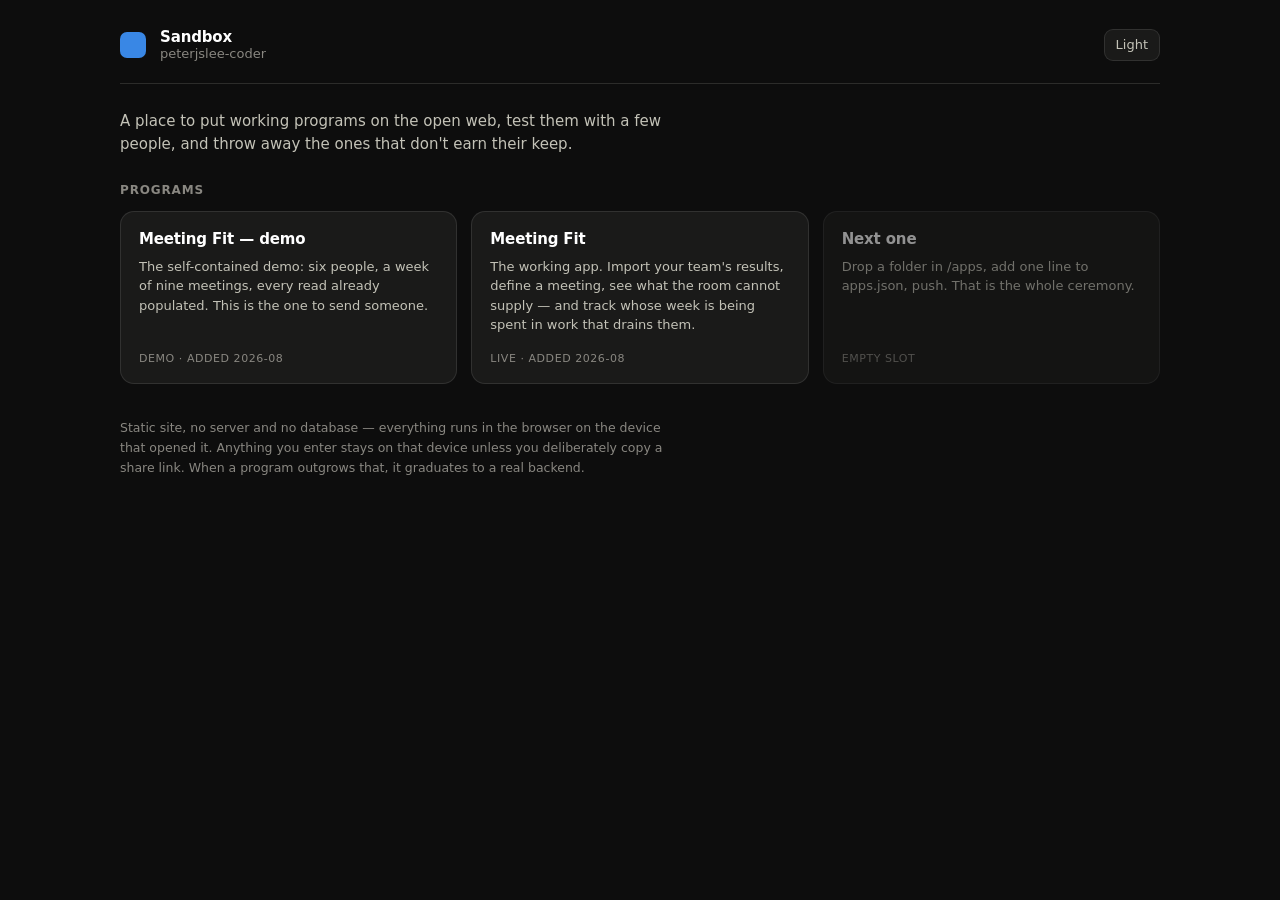
<file: index.html>
<!DOCTYPE html>
<html lang="en">
<head>
<meta charset="utf-8">
<meta name="viewport" content="width=device-width, initial-scale=1, viewport-fit=cover">
<title>Sandbox</title>
<meta name="description" content="A small hosting space for working programs and tests.">
<meta name="theme-color" content="#0d0d0d" media="(prefers-color-scheme: dark)">
<meta name="theme-color" content="#f9f9f7" media="(prefers-color-scheme: light)">
<link rel="manifest" href="./manifest.webmanifest">
<link rel="icon" href="./icons/icon.svg" type="image/svg+xml">
<link rel="apple-touch-icon" href="./icons/icon-192.png">
<link rel="stylesheet" href="./assets/shell.css">
</head>
<body>
<div class="wrap">

  <header class="topbar">
    <div class="mark" aria-hidden="true"></div>
    <div>
      <h1>Sandbox</h1>
      <p class="crumb">peterjslee-coder</p>
    </div>
    <div class="spacer"></div>
    <button class="iconbtn" id="themeToggle" type="button">Dark</button>
  </header>

  <p class="lede" id="tagline"></p>

  <h2 class="section-title">Programs</h2>
  <div class="app-grid" id="appGrid"></div>

  <p class="footnote">
    Static site, no server and no database — everything runs in the browser on the
    device that opened it. Anything you enter stays on that device unless you
    deliberately copy a share link. When a program outgrows that, it graduates to a
    real backend.
  </p>

</div>

<script type="module">
import { initTheme, registerSW, el } from './assets/shell.js';

initTheme();
registerSW('./sw.js');

const grid = document.getElementById('appGrid');

fetch('./apps.json')
  .then((r) => r.json())
  .then((cfg) => {
    document.getElementById('tagline').textContent = cfg.tagline;

    for (const app of cfg.apps) {
      grid.append(el('a', { class: 'app-card', href: app.href || `./apps/${app.slug}/` }, [
        el('div', { class: 'name', text: app.name }),
        el('div', { class: 'desc', text: app.desc }),
        el('div', { class: 'meta', text: `${app.status} · added ${app.added}` }),
      ]));
    }

    grid.append(el('div', { class: 'app-card stub' }, [
      el('div', { class: 'name', text: 'Next one' }),
      el('div', {
        class: 'desc',
        text: 'Drop a folder in /apps, add one line to apps.json, push. That is the whole ceremony.',
      }),
      el('div', { class: 'meta', text: 'empty slot' }),
    ]));
  })
  .catch(() => {
    grid.append(el('div', { class: 'card', text: 'Could not load the program list.' }));
  });
</script>
</body>
</html>
</file>
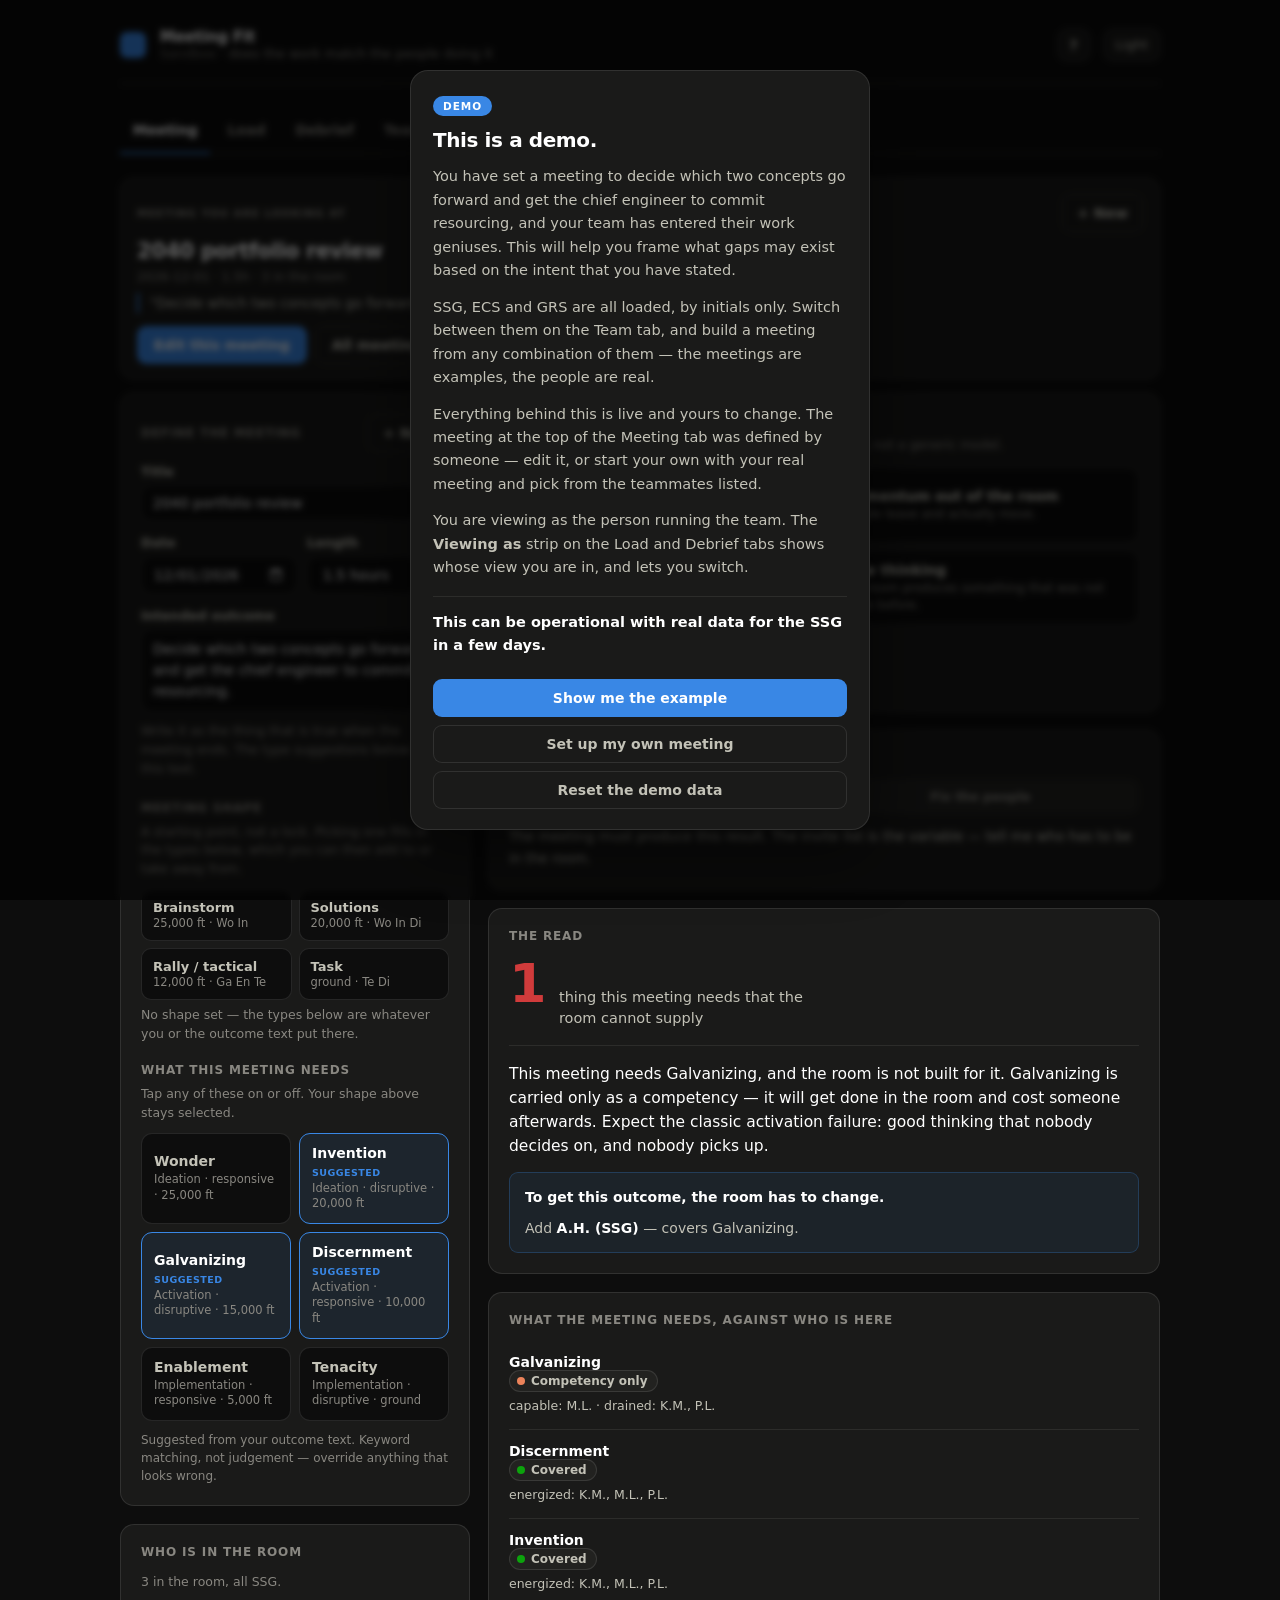
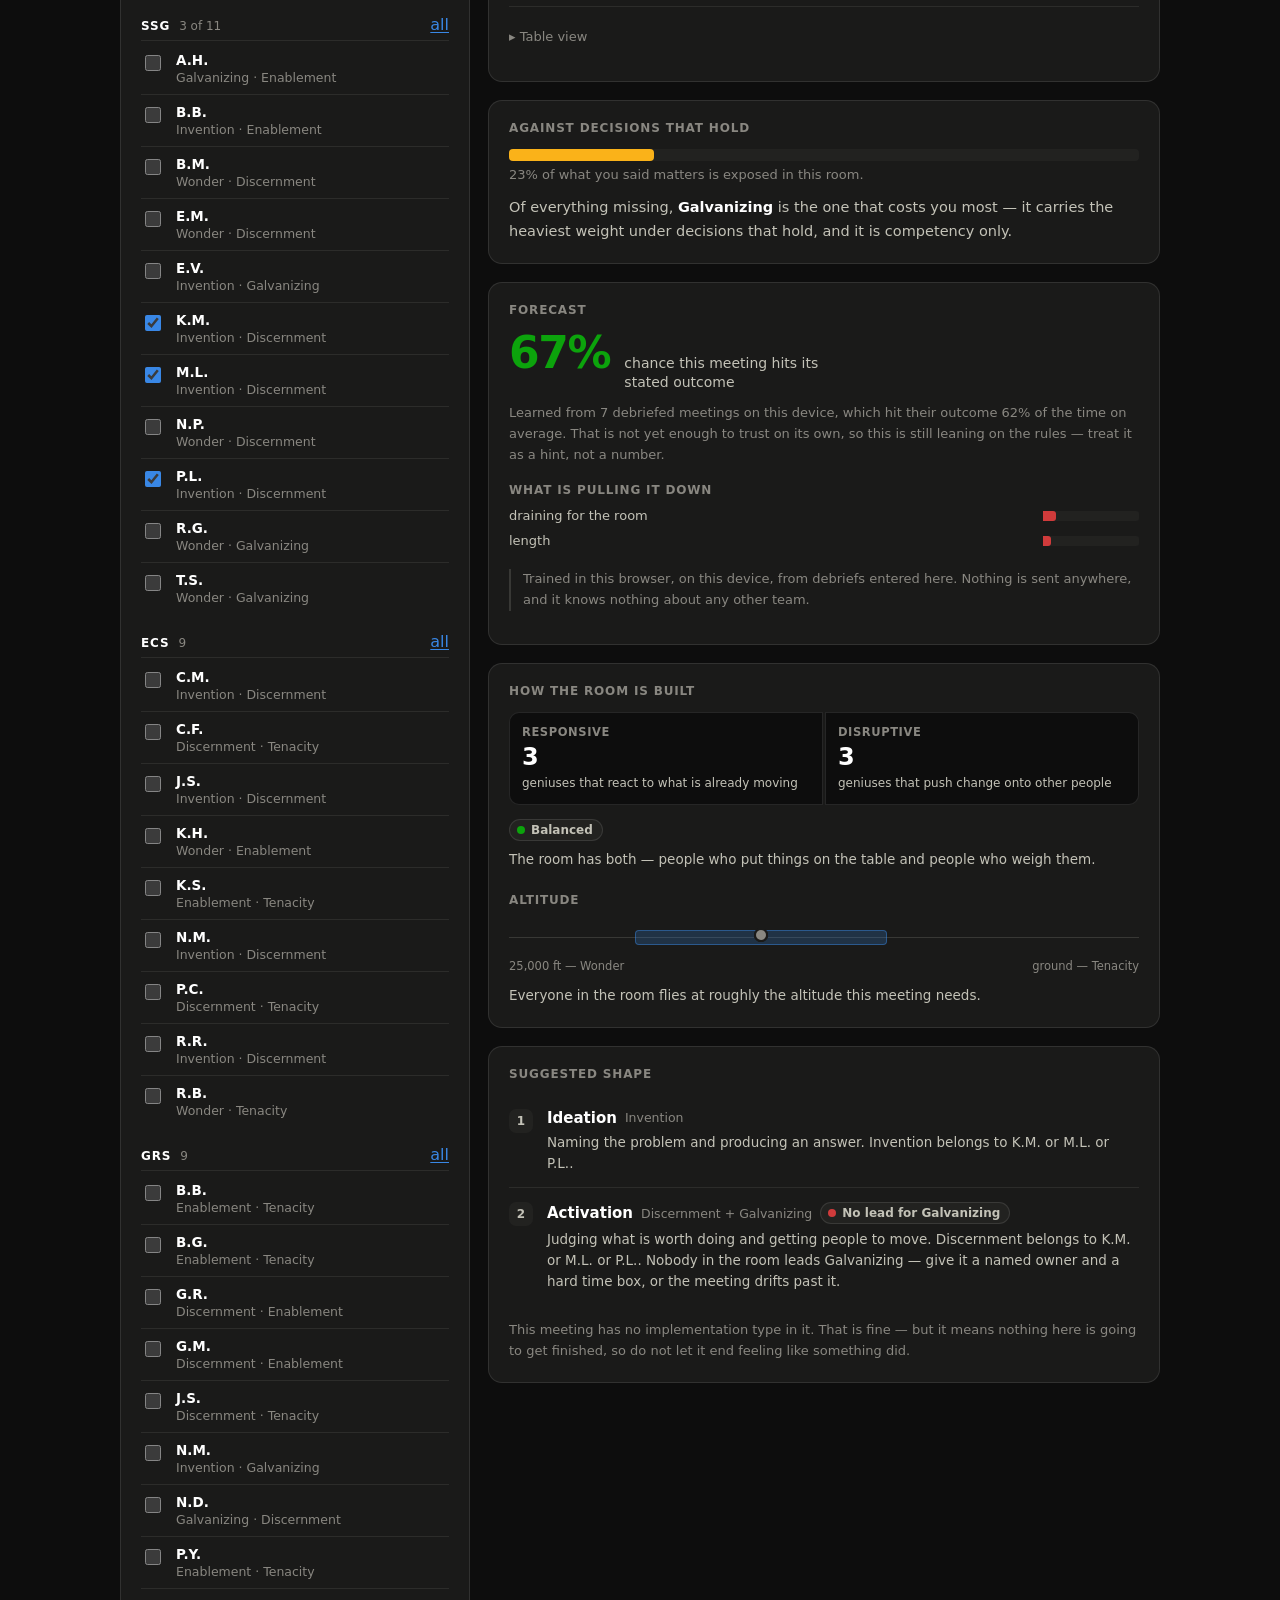
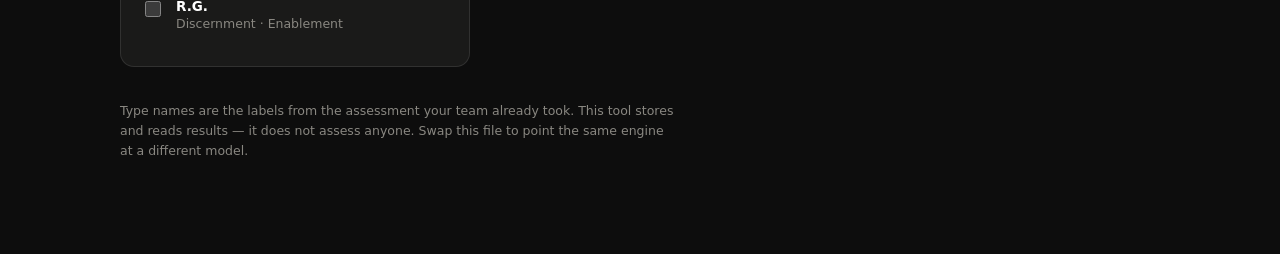
<file: demo/index.html>
<!DOCTYPE html>
<html lang="en">
<head>
<meta charset="utf-8">
<meta name="viewport" content="width=device-width, initial-scale=1, viewport-fit=cover">
<title>Meeting Fit — demo</title>
<meta name="description" content="Check whether a meeting matches the strengths of the people in it — and whether the week is burning anyone out.">
<meta name="theme-color" content="#0d0d0d" media="(prefers-color-scheme: dark)">
<meta name="theme-color" content="#f9f9f7" media="(prefers-color-scheme: light)">
<style>
/* ============================================================
   Sandbox shell — shared tokens + primitives for every mini-app.
   Add an app: reuse these tokens, don't redefine colors locally.
   ============================================================ */

:root {
  color-scheme: light;

  /* planes & ink */
  --plane:            #f9f9f7;
  --surface-1:        #fcfcfb;
  --surface-2:        #f2f1ed;
  --text-primary:     #0b0b0b;
  --text-secondary:   #52514e;
  --text-muted:       #898781;
  --gridline:         #e1e0d9;
  --baseline:         #c3c2b7;
  --border:           rgba(11, 11, 11, 0.10);

  /* categorical slot 1 — the only series hue this app needs */
  --series-1:         #2a78d6;

  /* sequential blue ramp (ordinal-safe steps on light: >= 250) */
  --seq-250:          #86b6ef;
  --seq-400:          #3987e5;
  --seq-500:          #256abf;

  /* diverging: blue <-> red, neutral gray midpoint */
  --div-pos:          #2a78d6;
  --div-mid:          #f0efec;
  --div-neg:          #e34948;
  --div-pos-ink:      #ffffff;
  --div-mid-ink:      #52514e;
  --div-neg-ink:      #ffffff;

  /* status — reserved, never reused as a series color */
  --status-good:      #0ca30c;
  --status-warning:   #fab219;
  --status-serious:   #ec835a;
  --status-critical:  #d03b3b;

  --radius:           14px;
  --radius-sm:        9px;
  --font: system-ui, -apple-system, "Segoe UI", sans-serif;
}

@media (prefers-color-scheme: dark) {
  :root:where(:not([data-theme="light"])) {
    color-scheme: dark;
    --plane:          #0d0d0d;
    --surface-1:      #1a1a19;
    --surface-2:      #222220;
    --text-primary:   #ffffff;
    --text-secondary: #c3c2b7;
    --text-muted:     #898781;
    --gridline:       #2c2c2a;
    --baseline:       #383835;
    --border:         rgba(255, 255, 255, 0.10);
    --series-1:       #3987e5;
    --seq-250:        #184f95;
    --seq-400:        #256abf;
    --seq-500:        #3987e5;
    --div-pos:        #3987e5;
    --div-mid:        #383835;
    --div-neg:        #e66767;
    --div-pos-ink:    #ffffff;
    --div-mid-ink:    #c3c2b7;
    --div-neg-ink:    #1a1a19;
  }
}

:root[data-theme="dark"] {
  color-scheme: dark;
  --plane:            #0d0d0d;
  --surface-1:        #1a1a19;
  --surface-2:        #222220;
  --text-primary:     #ffffff;
  --text-secondary:   #c3c2b7;
  --text-muted:       #898781;
  --gridline:         #2c2c2a;
  --baseline:         #383835;
  --border:           rgba(255, 255, 255, 0.10);
  --series-1:         #3987e5;
  --seq-250:          #184f95;
  --seq-400:          #256abf;
  --seq-500:          #3987e5;
  --div-pos:          #3987e5;
  --div-mid:          #383835;
  --div-neg:          #e66767;
  --div-pos-ink:      #ffffff;
  --div-mid-ink:      #c3c2b7;
  --div-neg-ink:      #1a1a19;
}

* { box-sizing: border-box; }

html, body {
  margin: 0;
  padding: 0;
  background: var(--plane);
  color: var(--text-primary);
  font-family: var(--font);
  -webkit-font-smoothing: antialiased;
  text-size-adjust: 100%;
}

body { min-height: 100dvh; }

a { color: inherit; }

.wrap {
  max-width: 1080px;
  margin: 0 auto;
  padding: 16px 14px calc(56px + env(safe-area-inset-bottom));
}

/* ---------- top bar ---------- */

.topbar {
  display: flex;
  align-items: center;
  gap: 10px;
  padding-bottom: 14px;
  margin-bottom: 18px;
  border-bottom: 1px solid var(--gridline);
}

.topbar > * { min-width: 0; }

.topbar .mark {
  width: 24px; height: 24px; flex: none;
  border-radius: 7px;
  background: var(--series-1);
}

.topbar h1 {
  font-size: 15px;
  font-weight: 600;
  letter-spacing: -0.01em;
  margin: 0;
  overflow: hidden;
  text-overflow: ellipsis;
  white-space: nowrap;
}

.topbar .crumb {
  font-size: 12px;
  color: var(--text-muted);
  margin: 0;
  overflow: hidden;
  text-overflow: ellipsis;
  white-space: nowrap;
  max-width: 46vw;
}

.topbar .spacer { flex: 1; }

.iconbtn {
  appearance: none;
  border: 1px solid var(--border);
  background: var(--surface-1);
  color: var(--text-secondary);
  border-radius: 9px;
  min-height: 40px;
  padding: 0 13px;
  font: inherit;
  font-size: 14px;
  cursor: pointer;
  flex: none;
}
@media (min-width: 900px) { .iconbtn { min-height: 32px; font-size: 13px; padding: 0 11px; } }
.iconbtn:hover { color: var(--text-primary); border-color: var(--baseline); }

/* ---------- generic pieces ---------- */

.card {
  background: var(--surface-1);
  border: 1px solid var(--border);
  border-radius: var(--radius);
  padding: 16px;
}
@media (min-width: 900px) { .card { padding: 20px; } }

.section-title {
  font-size: 12px;
  font-weight: 600;
  letter-spacing: 0.07em;
  text-transform: uppercase;
  color: var(--text-muted);
  margin: 0 0 14px;
}

.lede {
  font-size: 15px;
  line-height: 1.55;
  color: var(--text-secondary);
  margin: 0 0 26px;
  max-width: 62ch;
}

.btn {
  appearance: none;
  border: 1px solid transparent;
  background: var(--series-1);
  color: #fff;
  border-radius: 10px;
  min-height: 44px;
  padding: 0 18px;
  font: inherit;
  font-size: 15px;
  font-weight: 550;
  cursor: pointer;
}
@media (min-width: 900px) { .btn { min-height: 38px; font-size: 14px; padding: 0 16px; border-radius: 9px; } }
.btn:hover { filter: brightness(1.08); }
.btn.ghost {
  background: var(--surface-1);
  color: var(--text-secondary);
  border-color: var(--border);
}
.btn.ghost:hover { color: var(--text-primary); border-color: var(--baseline); filter: none; }
.btn:disabled { opacity: 0.45; cursor: not-allowed; }

/* status chip — color never travels alone; icon + label always ride with it */
.chip {
  display: inline-flex;
  align-items: center;
  gap: 6px;
  font-size: 12px;
  font-weight: 600;
  padding: 3px 9px 3px 7px;
  border-radius: 999px;
  border: 1px solid var(--border);
  background: var(--surface-2);
  color: var(--text-secondary);
  white-space: nowrap;
}
.chip .dot { width: 8px; height: 8px; border-radius: 50%; flex: none; }
.chip.good     .dot { background: var(--status-good); }
.chip.warning  .dot { background: var(--status-warning); }
.chip.serious  .dot { background: var(--status-serious); }
.chip.critical .dot { background: var(--status-critical); }

/* ---------- hub grid ---------- */

.app-grid {
  display: grid;
  grid-template-columns: repeat(auto-fill, minmax(268px, 1fr));
  gap: 14px;
}

.app-card {
  display: flex;
  flex-direction: column;
  gap: 9px;
  text-decoration: none;
  color: inherit;
  background: var(--surface-1);
  border: 1px solid var(--border);
  border-radius: var(--radius);
  padding: 18px;
  transition: border-color 0.14s ease, transform 0.14s ease;
}
.app-card:hover { border-color: var(--series-1); transform: translateY(-1px); }
.app-card.stub { opacity: 0.55; pointer-events: none; }

.app-card .name { font-size: 15px; font-weight: 600; letter-spacing: -0.01em; }
.app-card .desc { font-size: 13px; line-height: 1.5; color: var(--text-secondary); }
.app-card .meta {
  margin-top: auto; padding-top: 8px;
  font-size: 11px; letter-spacing: 0.05em; text-transform: uppercase;
  color: var(--text-muted);
}

.footnote {
  margin-top: 34px;
  font-size: 12.5px;
  line-height: 1.6;
  color: var(--text-muted);
  max-width: 70ch;
}

@media (min-width: 900px) {
  .wrap { padding: 28px 20px 80px; }
  .topbar { gap: 14px; padding-bottom: 22px; margin-bottom: 26px; }
  .topbar .mark { width: 26px; height: 26px; }
  .topbar .crumb { font-size: 13px; max-width: none; }
}

</style>
<style>
/* Meeting Fit — phone first. Desktop is the enhancement, at the bottom.
   Color tokens all come from shell.css. */

/* ---------- tabs: scrollable strip on a phone ---------- */

.tabs {
  display: flex;
  gap: 2px;
  margin-bottom: 18px;
  border-bottom: 1px solid var(--gridline);
  overflow-x: auto;
  scrollbar-width: none;
  -webkit-overflow-scrolling: touch;
  scroll-snap-type: x proximity;
}
.tabs::-webkit-scrollbar { display: none; }
.tab {
  appearance: none;
  background: none;
  border: none;
  border-bottom: 2px solid transparent;
  color: var(--text-muted);
  font: inherit;
  font-size: 15px;
  font-weight: 550;
  padding: 10px 12px 13px;
  cursor: pointer;
  margin-bottom: -1px;
  white-space: nowrap;
  flex: none;
  scroll-snap-align: start;
  min-height: 44px;
}
.tab[aria-selected="true"] { color: var(--text-primary); border-bottom-color: var(--series-1); }
.tab .count {
  display: inline-block; margin-left: 5px; font-size: 11px;
  color: var(--text-muted); background: var(--surface-2);
  border-radius: 999px; padding: 1px 6px;
}

.panel[hidden] { display: none; }

.cols { display: flex; flex-direction: column; gap: 14px; align-items: stretch; }
.stack { display: flex; flex-direction: column; gap: 14px; }
.cols > *, .stack > *, .card { min-width: 0; }
/* on a phone the answer comes first; the form is what you scroll to */
#verdictCol { order: -1; }

/* ---------- form bits ---------- */

label.field { display: block; margin-bottom: 14px; }
label.field > span, .field > span {
  display: block; font-size: 13px; font-weight: 550;
  color: var(--text-secondary); margin-bottom: 6px;
}
label.field > .hint, .hint {
  font-weight: 400; color: var(--text-muted);
  margin: 6px 0 0; font-size: 12.5px; line-height: 1.5;
}

input[type="text"], input[type="date"], textarea, select {
  width: 100%;
  background: var(--plane);
  border: 1px solid var(--border);
  border-radius: 10px;
  color: var(--text-primary);
  font: inherit;
  font-size: 16px;            /* 16px stops iOS zooming the page on focus */
  padding: 11px 12px;
  min-height: 44px;
  resize: vertical;
}
textarea { line-height: 1.5; }
input:focus, textarea:focus, select:focus {
  outline: 2px solid var(--series-1); outline-offset: -1px; border-color: transparent;
}

.row { display: flex; gap: 8px; flex-wrap: wrap; align-items: center; }
.field-row { display: grid; grid-template-columns: 1fr 1fr; gap: 10px; }
.field-row .field { margin-bottom: 14px; }

.card-head { display: flex; align-items: center; justify-content: space-between; gap: 10px; margin-bottom: 12px; }
.btn.sm { height: 36px; padding: 0 14px; font-size: 14px; }

/* ---------- three-way level picker ---------- */

.lvl-row {
  display: grid; grid-template-columns: 1fr auto;
  align-items: center; gap: 10px;
  padding: 9px 0; border-bottom: 1px solid var(--gridline);
}
.lvl-row:last-of-type { border-bottom: none; }
.lvl-row .tname { font-size: 14.5px; font-weight: 550; }
.lvl-row .tphase { font-size: 12px; color: var(--text-muted); margin-top: 1px; }

.seg { display: flex; gap: 2px; background: var(--surface-2); border-radius: 9px; padding: 3px; flex: none; }
.seg button {
  appearance: none; border: none; background: none;
  color: var(--text-muted); font: inherit; font-size: 13px; font-weight: 650;
  width: 40px; height: 38px; border-radius: 7px; cursor: pointer;
}
.seg button[aria-pressed="true"] { background: var(--surface-1); color: var(--text-primary); box-shadow: 0 1px 2px rgba(0,0,0,0.10); }
.seg button[aria-pressed="true"][data-lvl="g"] { box-shadow: inset 0 -2px 0 var(--div-pos), 0 1px 2px rgba(0,0,0,0.10); }
.seg button[aria-pressed="true"][data-lvl="f"] { box-shadow: inset 0 -2px 0 var(--div-neg), 0 1px 2px rgba(0,0,0,0.10); }

.tally { font-size: 13px; color: var(--text-muted); }
.tally.bad { color: var(--status-critical); }

/* ---------- roster ---------- */

.person {
  display: grid; grid-template-columns: 1fr auto; gap: 10px; align-items: center;
  padding: 13px 0; border-bottom: 1px solid var(--gridline);
}
.person:last-child { border-bottom: none; }
.person .pname { font-size: 15px; font-weight: 550; }
.person .pgen { font-size: 13px; color: var(--text-secondary); margin-top: 2px; }
.person .pdel {
  appearance: none; background: none; border: none; color: var(--text-muted);
  cursor: pointer; font: inherit; font-size: 13px; padding: 10px 4px; min-height: 44px;
}

.checkline {
  display: flex; align-items: flex-start; gap: 12px;
  padding: 12px 0; border-bottom: 1px solid var(--gridline);
  cursor: pointer; min-height: 48px;
}
.checkline:last-child { border-bottom: none; }
.checkline input { margin-top: 2px; accent-color: var(--series-1); width: 22px; height: 22px; flex: none; }
.checkline .cl-name { font-size: 15px; font-weight: 550; }
.checkline .cl-sub { font-size: 12.5px; color: var(--text-muted); margin-top: 2px; }

.empty {
  border: 1px dashed var(--baseline); border-radius: var(--radius-sm);
  padding: 18px; font-size: 13.5px; line-height: 1.55;
  color: var(--text-muted); text-align: center;
}

/* ---------- type + archetype pickers ---------- */

.typegrid { display: grid; grid-template-columns: 1fr 1fr; gap: 8px; }
.typechip {
  appearance: none; text-align: left; cursor: pointer; font: inherit;
  border: 1px solid var(--border); background: var(--plane);
  border-radius: 11px; padding: 11px 12px; color: var(--text-secondary);
  min-height: 62px;
}
.typechip[aria-pressed="true"] {
  border-color: var(--series-1);
  background: color-mix(in srgb, var(--series-1) 10%, var(--surface-1));
  color: var(--text-primary);
}
.typechip .tc-name { font-size: 14px; font-weight: 600; display: flex; align-items: center; gap: 6px; flex-wrap: wrap; }
.typechip .tc-phase { font-size: 11.5px; color: var(--text-muted); margin-top: 3px; line-height: 1.35; }
.typechip .tc-sug { font-size: 9.5px; letter-spacing: 0.05em; text-transform: uppercase; color: var(--series-1); font-weight: 700; }

.arch-row { display: grid; grid-template-columns: 1fr 1fr; gap: 7px; }
.arch {
  appearance: none; text-align: left; cursor: pointer; font: inherit;
  border: 1px solid var(--border); background: var(--plane);
  border-radius: 10px; padding: 10px 11px; color: var(--text-secondary); min-height: 48px;
}
.arch[aria-pressed="true"] { border-color: var(--series-1); background: color-mix(in srgb, var(--series-1) 10%, var(--surface-1)); color: var(--text-primary); }
.arch .a-n { font-size: 13px; font-weight: 600; }
.arch .a-a { font-size: 11.5px; color: var(--text-muted); margin-top: 1px; }

/* ---------- verdict ---------- */

.hero { display: flex; align-items: baseline; gap: 14px; flex-wrap: wrap; }
.hero .figure { font-size: 52px; font-weight: 620; line-height: 1; letter-spacing: -0.03em; }
.hero .figure.good { color: var(--status-good); }
.hero .figure.bad { color: var(--status-critical); }
.hero .cap { font-size: 14.5px; color: var(--text-secondary); max-width: 30ch; line-height: 1.45; }

.verdict-line {
  font-size: 16px; line-height: 1.55; margin: 16px 0 0;
  padding-top: 16px; border-top: 1px solid var(--gridline);
}

.cov-row { padding: 13px 0; border-bottom: 1px solid var(--gridline); }
.cov-row:last-child { border-bottom: none; }
.cov-row .cr-head { display: flex; align-items: center; justify-content: space-between; gap: 10px; }
.cov-row .cr-name { font-size: 15px; font-weight: 600; }
.cov-row .cr-who { font-size: 13px; color: var(--text-secondary); margin-top: 5px; line-height: 1.5; }

.fix {
  margin-top: 14px; padding: 13px 15px; border-radius: var(--radius-sm);
  background: color-mix(in srgb, var(--series-1) 8%, var(--surface-1));
  border: 1px solid color-mix(in srgb, var(--series-1) 26%, transparent);
  font-size: 14px; line-height: 1.6; color: var(--text-secondary);
}
.fix strong { color: var(--text-primary); font-weight: 620; }

/* ---------- agenda ---------- */

.agenda { list-style: none; margin: 0; padding: 0; }
.ag-item { display: grid; grid-template-columns: 26px 1fr; gap: 12px; padding: 14px 0; border-bottom: 1px solid var(--gridline); }
.ag-item:last-child { border-bottom: none; }
.ag-item .num {
  width: 24px; height: 24px; border-radius: 7px; background: var(--surface-2);
  color: var(--text-secondary); font-size: 12px; font-weight: 650;
  display: flex; align-items: center; justify-content: center;
}
.ag-item .ag-h { font-size: 15px; font-weight: 600; display: flex; gap: 8px; align-items: center; flex-wrap: wrap; }
.ag-item .ag-b { font-size: 13.5px; color: var(--text-secondary); line-height: 1.55; margin-top: 5px; }

/* ---------- bar chart ---------- */

.bars { display: flex; flex-direction: column; gap: 10px; }
.bar-row { display: grid; grid-template-columns: 88px 1fr 30px; gap: 9px; align-items: center; }
.bar-row .bl { font-size: 12.5px; color: var(--text-secondary); overflow: hidden; text-overflow: ellipsis; white-space: nowrap; }
.bar-track { position: relative; height: 14px; border-radius: 3px; background: var(--surface-2); border-left: 1px solid var(--baseline); }
.bar-fill { height: 14px; background: var(--series-1); border-radius: 0 4px 4px 0; min-width: 2px; }
.bar-fill.zero { background: var(--baseline); width: 3px !important; border-radius: 0 2px 2px 0; }
.bar-row .bv { font-size: 12.5px; color: var(--text-secondary); font-variant-numeric: tabular-nums; text-align: right; }

/* ---------- matrix ---------- */

.matrix-scroll { overflow-x: auto; -webkit-overflow-scrolling: touch; margin: 0 -4px; padding: 0 4px; }
.matrix { display: grid; gap: 2px; min-width: 430px; }
.mx-head, .mx-cell, .mx-name { border-radius: 6px; padding: 9px 5px; font-size: 12px; text-align: center; }
.mx-head { color: var(--text-muted); font-weight: 600; }
.mx-name { text-align: left; font-size: 13px; font-weight: 550; padding-left: 2px; }
.mx-cell { font-weight: 650; color: var(--text-primary); background: var(--surface-2); }
.mx-cell[data-lvl="g"] { background: color-mix(in srgb, var(--div-pos) 22%, var(--surface-1)); }
.mx-cell[data-lvl="c"] { background: var(--surface-2); color: var(--text-muted); }
.mx-cell[data-lvl="f"] { background: color-mix(in srgb, var(--div-neg) 22%, var(--surface-1)); }

.legend { display: flex; gap: 14px; flex-wrap: wrap; margin-top: 14px; }
.legend .lg { display: flex; align-items: center; gap: 7px; font-size: 12.5px; color: var(--text-secondary); }
.legend .sw { width: 13px; height: 13px; border-radius: 4px; border: 1px solid var(--border); }
.legend .sw.g { background: color-mix(in srgb, var(--div-pos) 22%, var(--surface-1)); }
.legend .sw.c { background: var(--surface-2); }
.legend .sw.f { background: color-mix(in srgb, var(--div-neg) 22%, var(--surface-1)); }

/* ---------- table view ---------- */

table.data { width: 100%; border-collapse: collapse; font-size: 13px; margin-top: 12px; }
table.data th, table.data td { text-align: left; padding: 9px 8px; border-bottom: 1px solid var(--gridline); font-variant-numeric: tabular-nums; }
table.data th { font-size: 11px; text-transform: uppercase; letter-spacing: 0.05em; color: var(--text-muted); font-weight: 600; }
details.tableview { min-width: 0; }
.tv-scroll { overflow-x: auto; -webkit-overflow-scrolling: touch; max-width: 100%; }
.tv-scroll table.data { min-width: 100%; }
details.tableview summary { cursor: pointer; font-size: 13px; color: var(--text-muted); margin-top: 14px; list-style: none; padding: 8px 0; min-height: 40px; }
details.tableview summary::-webkit-details-marker { display: none; }
details.tableview summary::before { content: '▸ '; }
details.tableview[open] summary::before { content: '▾ '; }

/* ---------- misc ---------- */

.code-out {
  font-family: ui-monospace, SFMono-Regular, Menlo, monospace;
  font-size: 12.5px; word-break: break-all;
  background: var(--plane); border: 1px solid var(--border);
  border-radius: 10px; padding: 12px; color: var(--text-secondary); line-height: 1.55;
}

.toast {
  position: fixed; left: 12px; right: 12px; bottom: calc(16px + env(safe-area-inset-bottom));
  background: var(--text-primary); color: var(--plane);
  font-size: 14px; font-weight: 550; text-align: center;
  padding: 12px 16px; border-radius: 12px;
  opacity: 0; transform: translateY(8px); pointer-events: none;
  transition: opacity 0.16s ease, transform 0.16s ease; z-index: 50;
}
.toast.on { opacity: 1; transform: translateY(0); }

.meeting-item {
  display: grid; grid-template-columns: 1fr auto; gap: 10px; align-items: center;
  padding: 13px 0; border-bottom: 1px solid var(--gridline); cursor: pointer; min-height: 56px;
}
.meeting-item:last-child { border-bottom: none; }
.meeting-item.sel { background: color-mix(in srgb, var(--series-1) 9%, transparent); border-radius: 9px; padding-left: 10px; padding-right: 10px; margin: 0 -10px; }
.meeting-item .mi-t { font-size: 14.5px; font-weight: 550; }
.meeting-item .mi-s { font-size: 12.5px; color: var(--text-muted); margin-top: 3px; }

.viewas { display: flex; align-items: center; gap: 6px; font-size: 12.5px; color: var(--text-muted); }
.viewas span { display: none; }
.viewas select { width: auto; max-width: 44vw; font-size: 14px; padding: 8px 9px; min-height: 40px; border-radius: 9px; background: var(--surface-1); }

/* ---------- faces ---------- */

.face { width: 32px; height: 32px; flex: none; display: block; }
.face.lg { width: 54px; height: 54px; }
.face .stroke { fill: none; stroke-width: 7; stroke-linecap: round; }
.face .ring { fill: none; stroke-width: 7; }
.face .eye { fill: currentColor; }
.face.good     { color: var(--status-good); }
.face.neutral  { color: var(--text-muted); }
.face.warning  { color: var(--status-warning); }
.face.critical { color: var(--status-critical); }
.face.good     .ring, .face.good     .stroke { stroke: var(--status-good); }
.face.neutral  .ring, .face.neutral  .stroke { stroke: var(--text-muted); }
.face.warning  .ring, .face.warning  .stroke { stroke: var(--status-warning); }
.face.critical .ring, .face.critical .stroke { stroke: var(--status-critical); }

.face-hero { display: flex; align-items: center; gap: 14px; flex-wrap: wrap; }
.face-hero .fh-lab { font-size: 15px; font-weight: 620; }
.face-hero .fh-sub { font-size: 13.5px; color: var(--text-secondary); line-height: 1.5; margin-top: 3px; }
.face-hero .fh-num { font-size: 40px; font-weight: 620; line-height: 1; letter-spacing: -0.03em; }
.face-hero .fh-right { width: 100%; display: flex; align-items: baseline; gap: 10px; padding-top: 4px; }

/* ---------- week strip ---------- */

.week { display: grid; grid-template-columns: repeat(5, 1fr); gap: 5px; }
.day { border: 1px solid var(--border); border-radius: 10px; background: var(--plane); padding: 10px 4px; text-align: center; }
.day.today { border-color: var(--series-1); }
.day .d-n { font-size: 11px; font-weight: 650; letter-spacing: 0.04em; text-transform: uppercase; color: var(--text-muted); }
.day .d-f { display: flex; justify-content: center; margin: 8px 0 6px; }
.day .d-v { font-size: 12px; color: var(--text-secondary); font-variant-numeric: tabular-nums; }
.day .d-m { font-size: 10.5px; color: var(--text-muted); margin-top: 2px; }

/* ---------- mix bar ---------- */

.mix { display: flex; gap: 2px; height: 16px; margin: 4px 0 0; width: 100%; }
.mix .seg { height: 16px; flex: 0 1 auto; min-width: 2px; }
.mix .seg:first-child { border-radius: 4px 0 0 4px; }
.mix .seg:last-child { border-radius: 0 4px 4px 0; }
.mix .seg.only { border-radius: 4px; }
.mix .seg.g { background: var(--div-pos); }
.mix .seg.c { background: var(--baseline); }
.mix .seg.f { background: var(--div-neg); }

.load-row { display: grid; grid-template-columns: 1fr auto; gap: 10px; align-items: center; padding: 12px 0; border-bottom: 1px solid var(--gridline); }
.load-row:last-child { border-bottom: none; }
.load-row .lr-t { font-size: 14px; font-weight: 550; }
.load-row .lr-s { font-size: 12px; color: var(--text-muted); margin-top: 3px; line-height: 1.4; }
.load-row .lr-v { font-size: 12.5px; color: var(--text-secondary); font-variant-numeric: tabular-nums; text-align: right; }

.privacy {
  font-size: 13px; line-height: 1.6; color: var(--text-muted);
  border-left: 2px solid var(--baseline); padding-left: 12px; margin-top: 16px;
}

/* ---------- composition ---------- */

.split { display: grid; grid-template-columns: 1fr 1fr; gap: 2px; margin: 10px 0 14px; }
.split .sp { padding: 12px; background: var(--plane); border: 1px solid var(--border); }
.split .sp:first-child { border-radius: 10px 0 0 10px; }
.split .sp:last-child { border-radius: 0 10px 10px 0; }
.split .sp-n { font-size: 11.5px; font-weight: 650; color: var(--text-muted); text-transform: uppercase; letter-spacing: 0.05em; }
.split .sp-v { font-size: 24px; font-weight: 620; margin-top: 4px; }
.split .sp-w { font-size: 12px; color: var(--text-secondary); margin-top: 4px; line-height: 1.45; }

.alt-scale { position: relative; height: 30px; margin: 16px 0 6px; }
.alt-scale .rule { position: absolute; left: 0; right: 0; top: 14px; height: 1px; background: var(--baseline); }
.alt-scale .band { position: absolute; top: 7px; height: 15px; border-radius: 4px; background: color-mix(in srgb, var(--series-1) 22%, transparent); border: 1px solid color-mix(in srgb, var(--series-1) 45%, transparent); }
.alt-scale .pin { position: absolute; top: 7px; width: 10px; height: 10px; border-radius: 50%; transform: translateX(-5px); box-shadow: 0 0 0 2px var(--surface-1); }
.alt-scale .pin.ok { background: var(--text-muted); }
.alt-scale .pin.off { background: var(--status-warning); }
.alt-ends { display: flex; justify-content: space-between; font-size: 11.5px; color: var(--text-muted); gap: 10px; }

/* ---------- debrief ---------- */

.seg-wide { display: flex; gap: 2px; background: var(--surface-2); border-radius: 10px; padding: 3px; }
.seg-wide button {
  appearance: none; border: none; background: none; cursor: pointer; font: inherit;
  font-size: 13.5px; font-weight: 600; color: var(--text-muted);
  padding: 11px 8px; border-radius: 8px; flex: 1; min-height: 44px;
}
.seg-wide button[aria-pressed="true"] { background: var(--surface-1); color: var(--text-primary); box-shadow: 0 1px 2px rgba(0,0,0,0.10); }
.seg-wide button[aria-pressed="true"][data-st="good"] { box-shadow: inset 0 -2px 0 var(--status-good), 0 1px 2px rgba(0,0,0,0.10); }
.seg-wide button[aria-pressed="true"][data-st="warning"] { box-shadow: inset 0 -2px 0 var(--status-warning), 0 1px 2px rgba(0,0,0,0.10); }
.seg-wide button[aria-pressed="true"][data-st="critical"] { box-shadow: inset 0 -2px 0 var(--status-critical), 0 1px 2px rgba(0,0,0,0.10); }

.obs-tags { display: flex; gap: 6px; flex-wrap: wrap; }
.obs-tag {
  appearance: none; cursor: pointer; font: inherit; font-size: 13px;
  border: 1px solid var(--border); background: var(--plane); color: var(--text-muted);
  border-radius: 999px; padding: 9px 13px; min-height: 40px;
}
.obs-tag[aria-pressed="true"] { background: color-mix(in srgb, var(--series-1) 14%, var(--surface-1)); border-color: var(--series-1); color: var(--text-primary); }

/* ---------- import ---------- */

.imp-row {
  display: grid; grid-template-columns: auto 1fr auto; gap: 10px; align-items: center;
  padding: 11px 0; border-bottom: 1px solid var(--gridline);
}
.imp-row:last-of-type { border-bottom: none; }
.imp-row input[type="checkbox"] { width: 22px; height: 22px; accent-color: var(--series-1); }
.imp-row .ir-n { font-size: 14.5px; font-weight: 550; }
.imp-row .ir-s { font-size: 12.5px; color: var(--text-secondary); margin-top: 2px; line-height: 1.45; }
.imp-row.bad .ir-n { color: var(--status-critical); }

.fmt {
  font-family: ui-monospace, SFMono-Regular, Menlo, monospace;
  font-size: 11.5px; line-height: 1.7; color: var(--text-muted);
  background: var(--plane); border: 1px solid var(--border);
  border-radius: 10px; padding: 11px 12px; overflow-x: auto; white-space: pre;
}

/* ============================================================
   Desktop enhancement
   ============================================================ */

@media (min-width: 900px) {
  .tabs { gap: 4px; margin-bottom: 24px; overflow-x: visible; }
  .tab { font-size: 14px; padding: 9px 13px 11px; }

  .cols { display: grid; grid-template-columns: 350px 1fr; gap: 18px; align-items: start; }
  #verdictCol { order: 0; }
  .stack { gap: 18px; }

  input[type="text"], input[type="date"], textarea, select { font-size: 14px; padding: 9px 11px; min-height: 0; }
  .viewas span { display: inline; }
  .viewas select { max-width: none; }

  .typegrid { grid-template-columns: repeat(auto-fit, minmax(150px, 1fr)); }
  .typechip { min-height: 0; }
  .arch-row { grid-template-columns: repeat(auto-fit, minmax(118px, 1fr)); }
  .arch { min-height: 0; }

  .seg button { width: 30px; height: 28px; font-size: 12px; }
  .checkline { min-height: 0; padding: 9px 0; }
  .checkline input { width: 16px; height: 16px; margin-top: 3px; }
  .checkline .cl-name { font-size: 13.5px; }

  .cov-row { display: grid; grid-template-columns: 1fr auto; gap: 12px; align-items: center; }
  .cov-row .cr-head { display: block; }
  .cov-row .cr-name { font-size: 14px; }
  .cov-row .cr-who { font-size: 12.5px; }

  .hero .figure { font-size: 54px; }
  .verdict-line { font-size: 15.5px; }
  .week { gap: 8px; }
  .day { padding: 12px 10px; }
  .face-hero { gap: 18px; flex-wrap: nowrap; }
  .face-hero .fh-right { width: auto; margin-left: auto; text-align: right; display: block; padding-top: 0; }
  .face-hero .fh-num { font-size: 46px; }

  .bar-row { grid-template-columns: 104px 1fr 26px; }
  .matrix { min-width: 520px; }
  .toast { left: 50%; right: auto; transform: translateX(-50%) translateY(8px); bottom: 24px; }
  .toast.on { transform: translateX(-50%) translateY(0); }
  .person .pdel { min-height: 0; padding: 0; }
  .obs-tag { font-size: 11.5px; padding: 4px 10px; min-height: 0; }
  .seg-wide button { font-size: 12.5px; padding: 7px 12px; min-height: 0; }
}

/* ---------- who am I viewing as ---------- */

.whobar {
  display: flex; align-items: center; gap: 12px;
  background: color-mix(in srgb, var(--series-1) 10%, var(--surface-1));
  border: 1px solid color-mix(in srgb, var(--series-1) 32%, transparent);
  border-radius: var(--radius);
  padding: 12px 14px;
  margin-bottom: 14px;
}
.whobar .avatar {
  width: 40px; height: 40px; flex: none; border-radius: 50%;
  background: var(--series-1); color: #fff;
  display: flex; align-items: center; justify-content: center;
  font-size: 17px; font-weight: 650;
}
.whobar .wb-t { min-width: 0; flex: 1; }
.whobar .wb-l {
  font-size: 10.5px; font-weight: 700; letter-spacing: 0.09em;
  text-transform: uppercase; color: var(--text-muted);
}
.whobar .wb-n {
  font-size: 17px; font-weight: 650; letter-spacing: -0.015em;
  display: flex; align-items: baseline; gap: 8px; flex-wrap: wrap; margin-top: 1px;
}
.whobar .wb-role {
  font-size: 11px; font-weight: 600; letter-spacing: 0.04em; text-transform: uppercase;
  color: var(--series-1);
}
.whobar .wb-note { font-size: 12px; color: var(--text-secondary); margin-top: 4px; line-height: 1.45; }
.whobar .wb-sel { position: relative; flex: none; }
.whobar .wb-swap {
  position: absolute; inset: 0; display: flex; align-items: center; justify-content: center;
  pointer-events: none; font-size: 14px; font-weight: 600; color: var(--text-primary);
  border: 1px solid var(--baseline); border-radius: 10px; background: var(--surface-1);
}
.whobar .wb-sel select {
  width: 96px; min-height: 42px; opacity: 0; cursor: pointer;
}

/* ---------- team page: grid first, import last ---------- */

@media (min-width: 900px) {
  .cols.rev { grid-template-columns: 1fr 350px; }
}

/* ---------- demo modal ---------- */

.modal-scrim {
  position: fixed; inset: 0; z-index: 100;
  background: rgba(0, 0, 0, 0.62);
  -webkit-backdrop-filter: blur(3px); backdrop-filter: blur(3px);
  display: flex; align-items: center; justify-content: center;
  padding: 18px calc(18px + env(safe-area-inset-right)) calc(18px + env(safe-area-inset-bottom)) calc(18px + env(safe-area-inset-left));
  opacity: 1; transition: opacity 0.18s ease;
}
.modal-scrim[hidden] { display: none; }
.modal-scrim.closing { opacity: 0; }
.modal {
  background: var(--surface-1);
  border: 1px solid var(--border);
  border-radius: 18px;
  padding: 24px 22px 20px;
  max-width: 460px; width: 100%;
  max-height: 88dvh; overflow-y: auto;
  box-shadow: 0 24px 64px rgba(0, 0, 0, 0.45);
}
.modal .m-tag {
  font-size: 10.5px; font-weight: 700; letter-spacing: 0.09em; text-transform: uppercase;
  color: #fff; background: var(--series-1); border-radius: 999px; padding: 4px 10px;
  display: inline-block; margin-bottom: 12px;
}
.modal h2 { font-size: 20px; font-weight: 640; letter-spacing: -0.02em; margin: 0 0 12px; line-height: 1.25; }
.modal p { font-size: 14.5px; line-height: 1.62; color: var(--text-secondary); margin: 0 0 13px; }
.modal p.soon {
  color: var(--text-primary); font-weight: 550;
  border-top: 1px solid var(--gridline); padding-top: 14px; margin-top: 16px;
}
.modal .btn { width: 100%; margin-top: 8px; }

.helpbtn {
  appearance: none; cursor: pointer; font: inherit;
  width: 40px; min-height: 40px; flex: none;
  border: 1px solid var(--border); background: var(--surface-1);
  color: var(--text-secondary); border-radius: 9px; font-size: 15px; font-weight: 650;
}
@media (min-width: 900px) { .helpbtn { width: 32px; min-height: 32px; font-size: 14px; } }

/* ---------- the meeting anchor: what am I looking at, and can I change it ---------- */

.meetingbar {
  background: var(--surface-1);
  border: 1px solid var(--border);
  border-radius: var(--radius);
  padding: 15px 16px 14px;
  margin-bottom: 14px;
}
.mb-top { display: flex; align-items: center; justify-content: space-between; gap: 10px; margin-bottom: 7px; }
.mb-tag {
  font-size: 10.5px; font-weight: 700; letter-spacing: 0.09em;
  text-transform: uppercase; color: var(--text-muted);
}
.mb-title {
  font-size: 21px; font-weight: 640; letter-spacing: -0.02em;
  line-height: 1.2; margin: 0;
}
.mb-title.untitled { color: var(--text-muted); font-weight: 550; }
.mb-meta { font-size: 12.5px; color: var(--text-muted); margin-top: 5px; }
.mb-intent {
  font-size: 13.5px; line-height: 1.5; color: var(--text-secondary);
  margin-top: 9px; padding-left: 11px; border-left: 2px solid var(--series-1);
}
.mb-intent.none { border-left-color: var(--baseline); color: var(--text-muted); font-style: italic; }
.mb-actions { display: flex; gap: 8px; margin-top: 13px; flex-wrap: wrap; }
.mb-actions .btn { flex: 1 1 auto; min-width: 132px; }

.mb-listwrap { margin-top: 12px; border-top: 1px solid var(--gridline); padding-top: 4px; }
.mb-listwrap[hidden] { display: none; }

/* a brief highlight so "Edit" visibly lands somewhere */
@keyframes cardping {
  0%   { box-shadow: 0 0 0 0 color-mix(in srgb, var(--series-1) 60%, transparent); }
  100% { box-shadow: 0 0 0 12px transparent; }
}
.card.ping { animation: cardping 0.9s ease-out 1; border-color: var(--series-1); }

@media (min-width: 900px) {
  .mb-actions .btn { flex: 0 0 auto; }
}

/* the shape is sticky; it can be adjusted without being lost */
.arch .a-n { display: flex; align-items: baseline; gap: 6px; flex-wrap: wrap; }
.a-adj {
  font-size: 9.5px; font-weight: 700; letter-spacing: 0.06em; text-transform: uppercase;
  color: var(--status-warning);
}
.linkbtn {
  appearance: none; border: none; background: none; padding: 0; cursor: pointer;
  font: inherit; font-size: inherit; color: var(--series-1); text-decoration: underline;
  text-underline-offset: 2px;
}

/* ---------- teams ---------- */

.teamswitch-wrap { overflow-x: auto; -webkit-overflow-scrolling: touch; scrollbar-width: none; }
.teamswitch-wrap::-webkit-scrollbar { display: none; }
.teamswitch { display: flex; gap: 7px; padding-bottom: 2px; }
.teamchip {
  appearance: none; cursor: pointer; font: inherit; flex: none;
  display: flex; align-items: center; gap: 7px;
  border: 1px solid var(--border); background: var(--surface-1);
  color: var(--text-secondary); border-radius: 999px;
  padding: 0 14px; min-height: 40px; font-size: 14px; font-weight: 600;
}
.teamchip[aria-pressed="true"] {
  border-color: var(--series-1); color: #fff; background: var(--series-1);
}
.teamchip .tc-count {
  font-size: 11.5px; font-weight: 650; border-radius: 999px;
  padding: 1px 7px; background: var(--surface-2); color: var(--text-muted);
}
.teamchip[aria-pressed="true"] .tc-count { background: rgba(255,255,255,0.22); color: #fff; }

.teambadge {
  font-size: 10.5px; font-weight: 700; letter-spacing: 0.05em; text-transform: uppercase;
  color: var(--series-1); margin-left: 7px;
}

.teamgroup { margin-bottom: 6px; }
.tg-head {
  display: flex; align-items: baseline; gap: 9px;
  padding: 12px 0 6px; border-bottom: 1px solid var(--gridline); margin-bottom: 2px;
}
.tg-name { font-size: 12px; font-weight: 700; letter-spacing: 0.07em; text-transform: uppercase; color: var(--text-primary); }
.tg-count { font-size: 12px; color: var(--text-muted); flex: 1; }

/* ---------- leader criteria + forecast ---------- */

.crit-grid { display: grid; grid-template-columns: 1fr; gap: 7px; }
@media (min-width: 900px) { .crit-grid { grid-template-columns: 1fr 1fr; } }
.critchip {
  appearance: none; text-align: left; cursor: pointer; font: inherit;
  border: 1px solid var(--border); background: var(--plane);
  border-radius: 11px; padding: 11px 13px; color: var(--text-secondary); min-height: 52px;
}
.critchip[aria-pressed="true"] {
  border-color: var(--series-1);
  background: color-mix(in srgb, var(--series-1) 10%, var(--surface-1));
  color: var(--text-primary);
}
.critchip .cc-n { font-size: 14px; font-weight: 620; }
.critchip .cc-d { font-size: 12px; color: var(--text-muted); margin-top: 2px; line-height: 1.4; }

.meter { height: 12px; border-radius: 4px; background: var(--surface-2); overflow: hidden; }
.meter-fill { height: 12px; border-radius: 0 4px 4px 0; }

.fc-top { display: flex; align-items: baseline; gap: 14px; flex-wrap: wrap; }
.fc-num { font-size: 44px; font-weight: 620; line-height: 1; letter-spacing: -0.03em; }
.fc-cap { font-size: 14px; color: var(--text-secondary); max-width: 26ch; line-height: 1.4; }
.fc-row {
  display: grid; grid-template-columns: 1fr 96px; gap: 10px; align-items: center;
  font-size: 13px; color: var(--text-secondary); padding: 5px 0;
}
.fc-bar { height: 10px; border-radius: 3px; background: var(--surface-2); display: block; }
.fc-bar > span { display: block; height: 10px; border-radius: 0 3px 3px 0; min-width: 2px; }

</style>
</head>
<body>
<div class="wrap">

  <header class="topbar">
    <div class="mark" aria-hidden="true"></div>
    <div>
      <h1>Meeting Fit</h1>
      <p class="crumb"><span style="opacity:.7">Sandbox</span> · does the work match the people doing it</p>
    </div>
    <div class="spacer"></div>
    <button class="helpbtn" id="demoHelp" type="button" aria-label="About this demo">?</button>
    <button class="iconbtn" id="themeToggle" type="button">Dark</button>
  </header>

  <div class="tabs" role="tablist">
    <button class="tab" role="tab" id="tab-meeting" aria-controls="panel-meeting" aria-selected="true">Meeting</button>
    <button class="tab" role="tab" id="tab-load"    aria-controls="panel-load"    aria-selected="false">Load</button>
    <button class="tab" role="tab" id="tab-debrief" aria-controls="panel-debrief" aria-selected="false">Debrief</button>
    <button class="tab" role="tab" id="tab-team"    aria-controls="panel-team"    aria-selected="false">Team <span class="count" id="teamCount">0</span></button>
    <button class="tab" role="tab" id="tab-me"      aria-controls="panel-me"      aria-selected="false">My profile</button>
  </div>

  <!-- ===================== MEETING ===================== -->
  <section class="panel" id="panel-meeting" role="tabpanel" aria-labelledby="tab-meeting">

    <div id="meetingBar"></div>

    <div class="cols">

      <div class="stack">
        <div class="card" id="defineCard">
          <div class="card-head">
            <h2 class="section-title" style="margin:0">Define the meeting</h2>
            <button class="btn ghost sm" id="newMeetingBtn2" type="button">+ New</button>
          </div>

          <label class="field">
            <span>Title</span>
            <input type="text" id="mTitle" placeholder="2040 portfolio review" autocomplete="off">
          </label>

          <div class="field-row">
            <label class="field"><span>Date</span><input type="date" id="mDate"></label>
            <label class="field"><span>Length</span>
              <select id="mMinutes">
                <option value="15">15 min</option>
                <option value="30">30 min</option>
                <option value="45">45 min</option>
                <option value="60">1 hour</option>
                <option value="90">1.5 hours</option>
                <option value="120">2 hours</option>
                <option value="180">3 hours</option>
              </select>
            </label>
          </div>

          <label class="field">
            <span>Intended outcome</span>
            <textarea id="mOutcome" rows="3" placeholder="Decide which two concepts go forward, and get the chief engineer to commit resourcing."></textarea>
            <p class="hint">Write it as the thing that is true when the meeting ends. The type suggestions below read this text.</p>
          </label>

          <h2 class="section-title" style="margin-top:22px">Meeting shape</h2>
          <p class="hint" style="margin:-6px 0 10px">A starting point, not a lock. Picking one fills in the types below, which you can then add to or take away from.</p>
          <div class="arch-row" id="archetypes"></div>
          <p class="hint" id="archNote"></p>

          <h2 class="section-title" style="margin-top:20px">What this meeting needs</h2>
          <p class="hint" style="margin:-6px 0 10px">Tap any of these on or off. Your shape above stays selected.</p>
          <div class="typegrid" id="typePicker"></div>
          <p class="hint" id="sugNote" style="font-size:12px;color:var(--text-muted);margin:10px 0 0;line-height:1.5"></p>
        </div>

        <div class="card">
          <h2 class="section-title">Who is in the room</h2>
          <div id="attendeePicker"></div>
        </div>
      </div>

      <div class="stack" id="verdictCol"></div>

    </div>
  </section>

  <!-- ===================== LOAD ===================== -->
  <section class="panel" id="panel-load" role="tabpanel" aria-labelledby="tab-load" hidden>
    <div id="loadPanel"></div>
  </section>

  <!-- ===================== DEBRIEF ===================== -->
  <section class="panel" id="panel-debrief" role="tabpanel" aria-labelledby="tab-debrief" hidden>
    <div id="debriefPanel"></div>
  </section>

  <!-- ===================== TEAM ===================== -->
  <section class="panel" id="panel-team" role="tabpanel" aria-labelledby="tab-team" hidden>
    <div class="cols rev">

      <div class="stack">
        <div class="teamswitch-wrap">
          <div class="teamswitch" id="teamSwitch"></div>
        </div>
        <div class="stack" id="teamViz"></div>
      </div>

      <div class="stack">
        <div class="card">
          <h2 class="section-title">Team <span id="teamCount2" style="color:var(--text-muted)"></span></h2>
          <div id="roster"></div>
          <div class="row" style="margin-top:16px">
            <button class="btn ghost" id="newTeamBtn" type="button">+ New team</button>
            <button class="btn ghost" id="shareTeamBtn" type="button">Copy link</button>
            <button class="btn ghost" id="demoBtn" type="button">Reload all teams</button>
          </div>
        </div>

        <div class="card">
          <h2 class="section-title">Add one person</h2>
          <label class="field">
            <span>Add to which team</span>
            <select id="addTeam"></select>
          </label>
          <label class="field">
            <span>Paste a profile code</span>
            <input type="text" id="pasteCode" placeholder="Ada~gcfcgf…" autocomplete="off">
            <p class="hint">Send teammates this page's <strong>My profile</strong> tab. They fill it in, copy their code, send it back. Nothing leaves their device but the code.</p>
          </label>
          <div class="row">
            <button class="btn" id="addCodeBtn" type="button">Add to team</button>
            <button class="btn ghost" id="manualBtn" type="button">Enter manually</button>
          </div>
          <div id="manualWrap" hidden style="margin-top:18px"></div>
        </div>

        <div class="card">
          <h2 class="section-title">Import a whole team</h2>
          <label class="field">
            <span>Team name</span>
            <input type="text" id="bulkTeam" placeholder="SSG" autocomplete="off">
            <p class="hint">Type an existing name to add to that team, or a new one to create it. People keep their team; a meeting can pull from any of them.</p>
          </label>
          <label class="field">
            <span>Paste everyone's results</span>
            <textarea id="bulkText" rows="6" placeholder="Marisol Reyes — Genius: Wonder, Galvanizing; Frustration: Enablement, Tenacity"></textarea>
            <p class="hint">Paste straight out of the team report, a spreadsheet, or an email. One person per line, in more or less any shape — it reads names and type words and works out the rest.</p>
          </label>
          <div class="row">
            <button class="btn" id="bulkParseBtn" type="button">Read it</button>
            <button class="btn ghost" id="bulkFmtBtn" type="button">Formats it takes</button>
          </div>
          <div id="bulkFmt" hidden style="margin-top:14px"></div>
          <div id="bulkPreview" style="margin-top:16px"></div>
        </div>
      </div>

    </div>
  </section>

  <!-- ===================== MY PROFILE ===================== -->
  <section class="panel" id="panel-me" role="tabpanel" aria-labelledby="tab-me" hidden>
    <div class="cols">
      <div class="card">
        <h2 class="section-title">Your results</h2>
        <label class="field">
          <span>Name</span>
          <input type="text" id="meName" placeholder="How you want to show up on the map" autocomplete="off">
        </label>
        <div id="meLevels"></div>
        <p class="tally" id="meTally" style="margin-top:12px"></p>
        <div class="row" style="margin-top:14px">
          <button class="btn" id="meCopyBtn" type="button" disabled>Copy my code</button>
          <button class="btn ghost" id="meAddBtn" type="button" disabled>Add me to this team</button>
        </div>
      </div>

      <div class="card">
        <h2 class="section-title">Your code</h2>
        <div class="code-out" id="meCode">Fill in two of each above.</div>
        <p class="hint" style="font-size:12.5px;color:var(--text-muted);margin-top:14px;line-height:1.6">
          This is just your name and your six letters, packed small. Send it to whoever is
          building the team map. It carries nothing else — no email, no account, no scores.
        </p>
      </div>
    </div>
  </section>

  <p class="footnote" id="modelNote"></p>

</div>

<div class="toast" id="toast"></div>
<script type="module">
window.__DEMO__ = true;
const MODEL_INLINE = {"id": "six-type", "label": "Six work types", "note": "Type names are the labels from the assessment your team already took. This tool stores and reads results \u2014 it does not assess anyone. Swap this file to point the same engine at a different model.", "perPerson": {"g": 2, "c": 2, "f": 2}, "levels": [{"id": "g", "name": "Genius", "short": "G", "desc": "Energizing \u2014 they gain fuel doing it"}, {"id": "c", "name": "Competency", "short": "C", "desc": "Capable, but it costs them over time"}, {"id": "f", "name": "Frustration", "short": "F", "desc": "Draining, and where they are genuinely weak"}], "modes": [{"id": "responsive", "name": "Responsive", "desc": "Reacts to something already in motion \u2014 a situation, an idea, a call for help"}, {"id": "disruptive", "name": "Disruptive", "desc": "Provokes change and pushes it onto other people"}], "phases": [{"id": "ideation", "name": "Ideation", "desc": "Naming the problem and producing an answer"}, {"id": "activation", "name": "Activation", "desc": "Judging what is worth doing and getting people to move"}, {"id": "implementation", "name": "Implementation", "desc": "Supporting the work and carrying it to done"}], "types": [{"id": "wonder", "name": "Wonder", "short": "Wo", "phase": "ideation", "mode": "responsive", "altitude": 1, "altLabel": "25,000 ft", "desc": "Sitting in the question \u2014 noticing something could be better before anyone asks"}, {"id": "invention", "name": "Invention", "short": "In", "phase": "ideation", "mode": "disruptive", "altitude": 2, "altLabel": "20,000 ft", "desc": "Producing an answer from a blank page"}, {"id": "galvanizing", "name": "Galvanizing", "short": "Ga", "phase": "activation", "mode": "disruptive", "altitude": 3, "altLabel": "15,000 ft", "desc": "Getting other people to move on it"}, {"id": "discernment", "name": "Discernment", "short": "Di", "phase": "activation", "mode": "responsive", "altitude": 4, "altLabel": "10,000 ft", "desc": "Judging which answers are any good, on incomplete information"}, {"id": "enablement", "name": "Enablement", "short": "En", "phase": "implementation", "mode": "responsive", "altitude": 5, "altLabel": "5,000 ft", "desc": "Responding to what others need, on their timeline"}, {"id": "tenacity", "name": "Tenacity", "short": "Te", "phase": "implementation", "mode": "disruptive", "altitude": 6, "altLabel": "ground", "desc": "Carrying it to done, at the standard promised"}], "handoffs": [{"id": "h1", "from": "ideation", "to": "activation", "name": "Ideation \u2192 Activation", "symptom": "Good thinking that nobody decides on, and nobody picks up."}, {"id": "h2", "from": "activation", "to": "implementation", "name": "Activation \u2192 Implementation", "symptom": "Decisions that get made with enthusiasm and then never land."}], "archetypes": [{"id": "brainstorm", "name": "Brainstorm", "altLabel": "25,000 ft", "types": ["wonder", "invention"], "lead": "invention", "example": "Quarterly offsite, opportunity review"}, {"id": "solutions", "name": "Solutions", "altLabel": "20,000 ft", "types": ["wonder", "invention", "discernment"], "lead": "invention", "example": "Ad hoc strategic session"}, {"id": "rally", "name": "Rally / tactical", "altLabel": "12,000 ft", "types": ["galvanizing", "enablement", "tenacity"], "lead": "galvanizing", "example": "Weekly staff meeting"}, {"id": "task", "name": "Task", "altLabel": "ground", "types": ["tenacity", "discernment"], "lead": "discernment", "example": "Daily standup, closeout"}], "planningModes": [{"id": "intent", "name": "The outcome has to happen", "short": "Fix the outcome", "desc": "The meeting must produce this result. The invite list is the variable \u2014 tell me who has to be in the room.", "question": "Who needs to be here?"}, {"id": "people", "name": "These are the people I can get", "short": "Fix the people", "desc": "This room is what I have. The shape of the meeting is the variable \u2014 tell me what this room can actually do.", "question": "What meeting can this room run?"}], "load": {"workdayMinutes": 480, "thresholds": {"frustrationStrained": 0.3, "frustrationHeavy": 0.15, "geniusThriving": 0.4}, "faces": [{"id": "thriving", "name": "Thriving", "status": "good", "line": "Most of the tracked day sat in work that gives energy back."}, {"id": "fine", "name": "Fine", "status": "neutral", "line": "Nothing here to worry about."}, {"id": "heavy", "name": "Heavy", "status": "warning", "line": "A real share of the day is spent in draining work. Sustainable for a day, not a month."}, {"id": "strained", "name": "Strained", "status": "critical", "line": "Past the line. This is a day built out of the work they are worst suited to."}]}, "debrief": {"felt": [{"id": "energizing", "name": "Energizing", "status": "good"}, {"id": "fine", "name": "Fine", "status": "neutral"}, {"id": "draining", "name": "Draining", "status": "critical"}], "outcome": [{"id": "yes", "name": "Hit it", "status": "good"}, {"id": "partly", "name": "Partly", "status": "warning"}, {"id": "no", "name": "Missed", "status": "critical"}], "observationTags": [{"id": "carried", "name": "Carried a stretch", "desc": "They were the reason a part of this worked"}, {"id": "underused", "name": "Underused", "desc": "Their genius was in the room and never asked for"}, {"id": "runover", "name": "Got run over", "desc": "They had something and the room moved past it"}, {"id": "drained", "name": "Looked drained", "desc": "This meeting was sitting in their frustration"}]}, "criteria": [{"id": "decide", "name": "Decisions that hold", "desc": "A call gets made and it is still the call a week later.", "weights": {"discernment": 2.2, "galvanizing": 1.6, "wonder": 0.8}}, {"id": "momentum", "name": "Momentum out of the room", "desc": "People leave and actually move.", "weights": {"galvanizing": 2.3, "enablement": 1.4, "tenacity": 1.2}}, {"id": "finish", "name": "Nothing slips", "desc": "What was promised gets delivered, at the standard promised.", "weights": {"tenacity": 2.4, "enablement": 1.5, "discernment": 1.2}}, {"id": "newthinking", "name": "New thinking", "desc": "The room produces something that was not there before.", "weights": {"wonder": 1.9, "invention": 2.2}}, {"id": "nobodyburned", "name": "Nobody burned", "desc": "The hour does not cost more than it returns.", "weights": {}, "loadAware": true}], "forecast": {"minMeetings": 4, "confidentAt": 20, "shrinkK": 15, "note": "Learned from this device's own debriefs. Below the confident threshold it leans on the rules."}};
const SEED_INLINE = {"teams": [{"id": "ssg", "name": "SSG", "people": [{"n": "A.H.", "l": "ffgcgc"}, {"n": "B.B.", "l": "cgcfgf"}, {"n": "B.M.", "l": "gfcgfc"}, {"n": "E.M.", "l": "gffgcc"}, {"n": "E.V.", "l": "fggcfc"}, {"n": "K.M.", "l": "cgfgcf"}, {"n": "M.L.", "l": "cgcgff"}, {"n": "N.P.", "l": "gffgcc"}, {"n": "P.L.", "l": "cgfgfc"}, {"n": "R.G.", "l": "gcgcff"}, {"n": "T.S.", "l": "gfgfcc"}]}, {"id": "ecs", "name": "ECS", "people": [{"n": "C.M.", "l": "fgcgcf"}, {"n": "C.F.", "l": "cffgcg"}, {"n": "J.S.", "l": "cgcgff"}, {"n": "K.H.", "l": "gfcfgc"}, {"n": "K.S.", "l": "cffcgg"}, {"n": "N.M.", "l": "cgfgfc"}, {"n": "P.C.", "l": "ffcgcg"}, {"n": "R.R.", "l": "fgcgcf"}, {"n": "R.B.", "l": "gccffg"}]}, {"id": "grs", "name": "GRS", "people": [{"n": "B.B.", "l": "ccffgg"}, {"n": "B.G.", "l": "cffcgg"}, {"n": "G.R.", "l": "ccfggf"}, {"n": "G.M.", "l": "ffcggc"}, {"n": "J.S.", "l": "cffgcg"}, {"n": "N.M.", "l": "fggcfc"}, {"n": "N.D.", "l": "fcggcf"}, {"n": "P.Y.", "l": "cffcgg"}, {"n": "R.G.", "l": "ffcggc"}]}]};

/* ============================================================
   Sandbox shell — shared behavior for every mini-app.
   ============================================================ */

/* ---- theme ------------------------------------------------ */

const THEME_KEY = 'sandbox.theme';

const store = {
  get(key) {
    try { return localStorage.getItem(key); } catch { return null; }
  },
  set(key, val) {
    try { localStorage.setItem(key, val); } catch { /* private mode — in-memory only */ }
  },
};

// Dark is the default. The OS preference does not get a vote unless the
// person has explicitly chosen light here.
function initTheme(buttonId = 'themeToggle') {
  const saved = store.get(THEME_KEY);
  document.documentElement.setAttribute('data-theme', saved === 'light' ? 'light' : 'dark');

  const btn = document.getElementById(buttonId);
  if (!btn) return;

  const isDark = () => document.documentElement.getAttribute('data-theme') !== 'light';

  const paint = () => {
    btn.textContent = isDark() ? 'Light' : 'Dark';
    btn.setAttribute('aria-label', isDark() ? 'Switch to light theme' : 'Switch to dark theme');
  };

  btn.addEventListener('click', () => {
    const next = isDark() ? 'light' : 'dark';
    document.documentElement.setAttribute('data-theme', next);
    store.set(THEME_KEY, next);
    paint();
  });

  paint();
}

/* ---- service worker (offline / installable) --------------- */

function registerSW(scopeRelativePath = './sw.js') {
  if (!('serviceWorker' in navigator)) return;
  if (location.protocol !== 'https:' && location.hostname !== 'localhost') return;

  // When a new worker takes over, the page in front of the user is already
  // stale — swap it once, quietly. The guard stops a reload loop.
  let swapped = false;
  navigator.serviceWorker.addEventListener('controllerchange', () => {
    if (swapped) return;
    swapped = true;
    location.reload();
  });

  window.addEventListener('load', () => {
    // updateViaCache:'none' keeps the worker script itself off the HTTP cache
    navigator.serviceWorker.register(scopeRelativePath, { updateViaCache: 'none' })
      .then((reg) => {
        reg.update().catch(() => {});
        // check again whenever the user comes back to the tab
        document.addEventListener('visibilitychange', () => {
          if (document.visibilityState === 'visible') reg.update().catch(() => {});
        });
      })
      .catch(() => { /* non-fatal */ });
  });
}

/* ---- tiny DOM helper -------------------------------------- */

function el(tag, attrs = {}, children = []) {
  const node = document.createElement(tag);
  for (const [k, v] of Object.entries(attrs)) {
    if (v === null || v === undefined || v === false) continue;
    if (k === 'class') node.className = v;
    else if (k === 'text') node.textContent = v;
    else if (k === 'html') node.innerHTML = v;
    else if (k.startsWith('on') && typeof v === 'function') node.addEventListener(k.slice(2), v);
    else node.setAttribute(k, v);
  }
  for (const c of [].concat(children)) {
    if (c === null || c === undefined || c === false) continue;
    node.append(c.nodeType ? c : document.createTextNode(String(c)));
  }
  return node;
}

/* ---- URL-hash state (share links without a backend) -------- */

function encodeState(obj) {
  const json = JSON.stringify(obj);
  const bytes = new TextEncoder().encode(json);
  let bin = '';
  bytes.forEach((b) => { bin += String.fromCharCode(b); });
  return btoa(bin).replace(/\+/g, '-').replace(/\//g, '_').replace(/=+$/, '');
}

function decodeState(str) {
  try {
    const b64 = str.replace(/-/g, '+').replace(/_/g, '/');
    const bin = atob(b64);
    const bytes = Uint8Array.from(bin, (c) => c.charCodeAt(0));
    return JSON.parse(new TextDecoder().decode(bytes));
  } catch {
    return null;
  }
}

async function copyText(text) {
  try {
    await navigator.clipboard.writeText(text);
    return true;
  } catch {
    const ta = document.createElement('textarea');
    ta.value = text;
    ta.style.position = 'fixed';
    ta.style.opacity = '0';
    document.body.appendChild(ta);
    ta.select();
    let ok = false;
    try { ok = document.execCommand('copy'); } catch { ok = false; }
    ta.remove();
    return ok;
  }
}



initTheme();


/* ============================================================
   State
   ============================================================ */

const KEY = 'meetingFit.v3';

let MODEL = null;
let TYPES = [];
const TIDX = {};

const state = {
  teams: [],           // { id, name }
  people: [],          // { id, name, levels, team }
  teamFilter: 'all',   // which team the Team tab is showing
  criteria: ['decide'], // what the leader counts as a good meeting
  meetings: [],        // { id, title, outcome, required[], attendees[], date, minutes, touched, debriefs{} }
  currentId: null,
  viewerId: null,
  leaderId: null,
  me: { name: '', levels: 'cccccc' },
};

const save = () => store.set(KEY, JSON.stringify({
  people: state.people, teams: state.teams, meetings: state.meetings, currentId: state.currentId,
  criteria: state.criteria, teamFilter: state.teamFilter,
  viewerId: state.viewerId, leaderId: state.leaderId, me: state.me,
}));

function load() {
  const raw = store.get(KEY);
  if (!raw) return false;
  try { Object.assign(state, JSON.parse(raw)); return true; } catch { return false; }
}

const uid = (p = 'p') => p + Math.random().toString(36).slice(2, 9);
const byId = (id) => state.people.find((p) => p.id === id);
const teamById = (id) => state.teams.find((t) => t.id === id);
const teamName = (p) => teamById(p.team)?.name || '—';
const peopleOf = (teamId) => (teamId === 'all' ? state.people : state.people.filter((p) => p.team === teamId));
const current = () => state.meetings.find((m) => m.id === state.currentId) || null;
const viewer = () => byId(state.viewerId) || state.people[0] || null;
const isLeader = () => state.viewerId && state.viewerId === state.leaderId;

const levelsOf = (p, tid) => p.levels[TIDX[tid]];
const geniusesOf = (p) => TYPES.filter((t) => levelsOf(p, t.id) === 'g');
const typeById = (id) => TYPES.find((t) => t.id === id);
const mean = (xs) => (xs.length ? xs.reduce((a, b) => a + b, 0) / xs.length : null);

/* ============================================================
   Profile codes
   ============================================================ */

const encodeProfile = (p) => encodeState([p.name, p.levels]);

function decodeProfile(code) {
  const raw = decodeState(code.trim());
  if (!Array.isArray(raw) || raw.length < 2) return null;
  const [name, levels] = raw;
  if (typeof name !== 'string' || !validLevels(levels)) return null;
  return { id: uid(), name: name.slice(0, 40) || 'Unnamed', levels };
}

function validLevels(lv) {
  if (typeof lv !== 'string' || lv.length !== TYPES.length || !/^[gcf]+$/.test(lv)) return false;
  return ['g', 'c', 'f'].every((k) => [...lv].filter((c) => c === k).length === MODEL.perPerson[k]);
}

/* ============================================================
   Dates
   ============================================================ */

const DAY_NAMES = ['Mon', 'Tue', 'Wed', 'Thu', 'Fri'];

function isoDate(d) {
  return `${d.getFullYear()}-${String(d.getMonth() + 1).padStart(2, '0')}-${String(d.getDate()).padStart(2, '0')}`;
}

function weekDates(ref = new Date()) {
  const d = new Date(ref);
  const dow = (d.getDay() + 6) % 7;          // Monday = 0
  d.setDate(d.getDate() - dow);
  return DAY_NAMES.map((_, i) => {
    const x = new Date(d);
    x.setDate(d.getDate() + i);
    return isoDate(x);
  });
}

const fmtMins = (m) => (m >= 60 ? `${(m / 60).toFixed(m % 60 ? 1 : 0)}h` : `${Math.round(m)}m`);
const pct = (x) => `${Math.round(x * 100)}%`;

/* ============================================================
   Outcome text -> suggested types
   ============================================================ */

const CUES = {
  wonder: ['explore', 'why', 'should we', 'opportunity', 'understand', 'landscape', 'question', 'what if', 'reframe', 'is there'],
  invention: ['brainstorm', 'idea', 'design', 'come up with', 'generate', 'concept', 'options', 'propose', 'draft', 'invent', 'solution', 'approach'],
  discernment: ['decide', 'decision', 'choose', 'select', 'evaluate', 'prioriti', 'go/no-go', 'assess', 'review', 'vet', 'narrow', 'which', 'pick', 'down-select', 'downselect', 'judge', 'recommend'],
  galvanizing: ['align', 'buy-in', 'buy in', 'kickoff', 'kick off', 'rally', 'commit', 'socialize', 'sell', 'launch', 'momentum', 'sponsor', 'convince', 'persuade', 'sign off', 'sign-off', 'approval', 'escalat'],
  enablement: ['support', 'help', 'unblock', 'resourc', 'onboard', 'assist', 'coordinat', 'enable', 'staff', 'hand off', 'handoff', 'train', 'respond'],
  tenacity: ['finish', 'close out', 'closeout', 'ship', 'deliver', 'deadline', 'complete', 'status', 'track', 'milestone', 'wrap', 'follow through', 'due', 'execute'],
};

function suggestTypes(text) {
  const s = (text || '').toLowerCase();
  if (!s.trim()) return [];
  return TYPES
    .map((t) => ({ id: t.id, n: (CUES[t.id] || []).filter((c) => s.includes(c)).length }))
    .filter((h) => h.n > 0)
    .sort((a, b) => b.n - a.n)
    .slice(0, 3)
    .map((h) => h.id);
}

/* ============================================================
   Load maths
   ============================================================ */

// How a meeting's minutes land on one person. A debrief, when present,
// overrides the prediction — what happened beats what the profile expected.
function meetingSplit(person, m) {
  const mins = m.minutes || 60;
  const felt = m.debriefs?.[person.id]?.felt;
  if (felt === 'draining') return { g: 0, c: 0, f: mins, reported: true };
  if (felt === 'energizing') return { g: mins, c: 0, f: 0, reported: true };
  if (felt === 'fine') return { g: 0, c: mins, f: 0, reported: true };

  const req = (m.required || []).filter((id) => TIDX[id] !== undefined);
  if (!req.length) return { g: 0, c: mins, f: 0, reported: false };
  const share = mins / req.length;
  const out = { g: 0, c: 0, f: 0, reported: false };
  for (const tid of req) out[levelsOf(person, tid)] += share;
  return out;
}

function dayLoad(person, date) {
  const ms = state.meetings.filter((m) => m.date === date && m.attendees.includes(person.id));
  const tot = { g: 0, c: 0, f: 0, minutes: 0, meetings: ms };
  for (const m of ms) {
    const s = meetingSplit(person, m);
    tot.g += s.g; tot.c += s.c; tot.f += s.f; tot.minutes += (m.minutes || 60);
  }
  return tot;
}

function weekLoad(person, dates) {
  const tot = { g: 0, c: 0, f: 0, minutes: 0 };
  for (const d of dates) {
    const l = dayLoad(person, d);
    tot.g += l.g; tot.c += l.c; tot.f += l.f; tot.minutes += l.minutes;
  }
  return tot;
}

function faceFor(loadObj, days = 1) {
  const wd = MODEL.load.workdayMinutes * days;
  const th = MODEL.load.thresholds;
  const fp = loadObj.f / wd;
  const gp = loadObj.g / wd;
  let id;
  if (loadObj.minutes === 0) id = 'fine';
  else if (fp >= th.frustrationStrained) id = 'strained';
  else if (fp >= th.frustrationHeavy) id = 'heavy';
  else if (gp >= th.geniusThriving) id = 'thriving';
  else id = 'fine';
  return { ...MODEL.load.faces.find((f) => f.id === id), fp, gp };
}

function faceSVG(status, id, big = false) {
  const mouth = {
    thriving: 'M 26 58 Q 50 80 74 58',
    fine: 'M 30 62 Q 50 72 70 62',
    heavy: 'M 30 66 L 70 66',
    strained: 'M 28 72 Q 50 50 72 72',
  }[id] || 'M 30 62 Q 50 72 70 62';
  const brows = id === 'strained'
    ? '<path class="stroke" d="M 24 30 L 40 38"/><path class="stroke" d="M 76 30 L 60 38"/>'
    : '';
  const s = document.createElementNS('http://www.w3.org/2000/svg', 'svg');
  s.setAttribute('viewBox', '0 0 100 100');
  s.setAttribute('class', `face ${status}${big ? ' lg' : ''}`);
  s.setAttribute('role', 'img');
  s.innerHTML = `<circle class="ring" cx="50" cy="50" r="44"/>
    ${brows}
    <circle class="eye" cx="35" cy="44" r="5"/>
    <circle class="eye" cx="65" cy="44" r="5"/>
    <path class="stroke" d="${mouth}"/>`;
  return s;
}

function mixBar(l) {
  const total = l.g + l.c + l.f;
  const bar = el('div', { class: 'mix' });
  if (total <= 0) {
    bar.append(el('div', { class: 'seg c only', style: 'flex:1;opacity:.35' }));
    return bar;
  }
  const parts = [['g', l.g], ['c', l.c], ['f', l.f]].filter(([, v]) => v > 0);
  parts.forEach(([k, v], i) => {
    bar.append(el('div', {
      class: `seg ${k}${parts.length === 1 ? ' only' : ''}`,
      style: `flex-basis:${(v / total) * 100}%`,
      title: `${MODEL.levels.find((x) => x.id === k).name}: ${fmtMins(v)} (${pct(v / total)} of tracked time)`,
    }));
    void i;
  });
  return bar;
}

/* ============================================================
   Meeting analysis
   ============================================================ */

const STATUS_LABEL = { good: 'Covered', warning: 'Thin', serious: 'Competency only', critical: 'Gap' };

function analyze(m) {
  const inRoom = state.people.filter((p) => m.attendees.includes(p.id));
  const bench = state.people.filter((p) => !m.attendees.includes(p.id));
  const required = (m.required || []).map(typeById).filter(Boolean);

  const coverage = required.map((type) => {
    const g = inRoom.filter((p) => levelsOf(p, type.id) === 'g');
    const c = inRoom.filter((p) => levelsOf(p, type.id) === 'c');
    const f = inRoom.filter((p) => levelsOf(p, type.id) === 'f');
    const rescue = bench.filter((p) => levelsOf(p, type.id) === 'g');
    let status;
    if (!g.length && !c.length) status = 'critical';
    else if (!g.length) status = 'serious';
    else if (g.length === 1) status = 'warning';
    else status = 'good';
    return { type, g, c, f, rescue, status };
  });

  return {
    inRoom, bench, required, coverage,
    gaps: coverage.filter((c) => c.status === 'critical' || c.status === 'serious'),
    thin: coverage.filter((c) => c.status === 'warning'),
    idle: inRoom.filter((p) => !required.some((t) => levelsOf(p, t.id) === 'g')),
    drained: inRoom.filter((p) => required.filter((t) => levelsOf(p, t.id) === 'f').length >= 2),
    composition: composition(inRoom, required),
  };
}

// Responsive/Disruptive balance and altitude fit — the two lenses the
// framework applies to a room, over and above type coverage.
function composition(inRoom, required) {
  let responsive = 0, disruptive = 0;
  for (const p of inRoom) {
    for (const t of geniusesOf(p)) {
      if (t.mode === 'responsive') responsive += 1; else disruptive += 1;
    }
  }
  const total = responsive + disruptive;
  let modeVerdict = null;
  if (total >= 4) {
    const dShare = disruptive / total;
    if (dShare >= 0.75) {
      modeVerdict = { status: 'warning', text: 'Almost everyone here provokes rather than responds. Plenty will get pushed; very little will get weighed, and the quieter people will be talked past.' };
    } else if (dShare <= 0.25) {
      modeVerdict = { status: 'warning', text: 'Almost everyone here responds rather than provokes. Nobody in this room naturally puts something on the table, so the meeting will wait for a proposal that never arrives.' };
    } else {
      modeVerdict = { status: 'good', text: 'The room has both — people who put things on the table and people who weigh them.' };
    }
  }

  const mAlt = required.length ? mean(required.map((t) => t.altitude)) : null;
  const people = inRoom.map((p) => ({ p, alt: mean(geniusesOf(p).map((t) => t.altitude)) }));
  const off = mAlt === null ? [] : people.filter((x) => Math.abs(x.alt - mAlt) >= 2);
  const high = off.filter((x) => x.alt < mAlt);
  const low = off.filter((x) => x.alt > mAlt);

  return { responsive, disruptive, total, modeVerdict, mAlt, people, off, high, low };
}

/* --- the organizer's choice: which variable is allowed to move --- */

// Fix the outcome → the room moves. Smallest set of people off the bench
// that closes every gap.
function minimumRoster(a) {
  const remaining = new Set(a.gaps.map((c) => c.type.id));
  const pool = [...a.bench];
  const picks = [];

  while (remaining.size && pool.length) {
    let best = null;
    let bestCover = [];
    for (const p of pool) {
      const cover = [...remaining].filter((tid) => levelsOf(p, tid) === 'g');
      if (cover.length > bestCover.length) { best = p; bestCover = cover; }
    }
    if (!best || !bestCover.length) break;
    picks.push({ person: best, covers: bestCover.map(typeById) });
    bestCover.forEach((tid) => remaining.delete(tid));
    pool.splice(pool.indexOf(best), 1);
  }
  return { picks, stillMissing: [...remaining].map(typeById) };
}

// Fix the people → the meeting moves. What this room can actually carry,
// what has to come off the agenda, and what shape it is really suited to.
function reshape(a) {
  const canDo = a.coverage.filter((c) => c.status === 'good' || c.status === 'warning').map((c) => c.type);
  const cannot = a.gaps.map((c) => c.type);
  const roomGenius = new Set(a.inRoom.flatMap((p) => geniusesOf(p).map((t) => t.id)));
  const scored = MODEL.archetypes
    .map((ar) => ({ ar, score: ar.types.filter((t) => roomGenius.has(t)).length / ar.types.length }))
    .sort((x, y) => y.score - x.score);
  return { canDo, cannot, best: scored[0], roomGenius };
}

function verdictSentence(a) {
  if (!a.required.length) return 'Pick what the meeting needs and the read will appear here.';
  if (!a.inRoom.length) return 'Nobody is in the room yet. Add attendees to see whether the meeting matches them.';
  const multi = new Set(a.inRoom.map((p) => p.team)).size > 1;
  const names = (arr) => arr.map((p) => (multi ? `${p.name} (${teamName(p)})` : p.name)).join(', ');

  if (a.gaps.length) {
    const list = a.gaps.map((c) => c.type.name);
    const label = list.length === 1 ? list[0] : `${list.slice(0, -1).join(', ')} and ${list.slice(-1)}`;
    const worst = a.gaps.find((c) => c.status === 'critical') || a.gaps[0];
    let s = `This meeting needs ${label}, and the room is not built for it. `;
    if (worst.status === 'critical') {
      s += `Nobody here is energized by ${worst.type.name}`;
      if (worst.f.length) s += `, and ${worst.f.length === 1 ? `${names(worst.f)} is` : `${names(worst.f)} are`} drained by it`;
      s += '. ';
    } else {
      s += `${worst.type.name} is carried only as a competency — it will get done in the room and cost someone afterwards. `;
    }
    const ho = MODEL.handoffs.find((h) => h.to === worst.type.phase);
    const phase = MODEL.phases.find((p) => p.id === worst.type.phase);
    return s + (ho
      ? `Expect the classic ${phase.name.toLowerCase()} failure: ${ho.symptom.toLowerCase()}`
      : `Expect the ${phase.name.toLowerCase()} half of this meeting to stall.`);
  }

  if (a.thin.length) {
    const t = a.thin[0];
    return `The room covers what the meeting needs, but ${t.type.name} rests on one person — ${names(t.g)}. If they are quiet, that part of the meeting does not happen.`;
  }
  return 'The room matches the meeting. Every type this meeting needs has more than one person here who gains energy from it.';
}


/* ============================================================
   Leader criteria — what counts as a good meeting here
   ============================================================ */

const activeCriteria = () =>
  (MODEL.criteria || []).filter((c) => (state.criteria || []).includes(c.id));

// A type's importance is the strongest claim any active criterion makes on it.
function weightFor(typeId) {
  const active = activeCriteria();
  if (!active.length) return 1;
  return Math.max(1, ...active.map((c) => c.weights?.[typeId] || 0));
}

const GAP_COST = { critical: 1, serious: 0.7, warning: 0.35, good: 0 };

// Weighted exposure, 0..1 — how much of what this leader cares about is at risk.
function criteriaRisk(a) {
  if (!a.coverage.length) return { score: 0, ranked: [], worst: null };
  const ranked = a.coverage
    .map((c) => ({ ...c, weight: weightFor(c.type.id), cost: weightFor(c.type.id) * GAP_COST[c.status] }))
    .sort((x, y) => y.cost - x.cost);
  const max = ranked.reduce((s, c) => s + c.weight, 0) || 1;
  const score = ranked.reduce((s, c) => s + c.cost, 0) / max;
  return { score: Math.min(1, score), ranked, worst: ranked[0]?.cost > 0 ? ranked[0] : null };
}

const loadAware = () => activeCriteria().some((c) => c.loadAware);

// For 'nobody burned': who walks in already past the line today
function strainedAttendees(m, a) {
  if (!m.date) return [];
  return a.inRoom.filter((p) => faceFor(dayLoad(p, m.date), 1).id === 'strained');
}

/* ============================================================
   Forecast — logistic regression over this device's own debriefs
   ============================================================ */

const FEATURES = [
  { k: 'gaps',        label: 'uncovered types',        f: (x) => Math.min(3, x.gaps) / 3 },
  { k: 'critical',    label: 'a type nobody can do',   f: (x) => (x.critical ? 1 : 0) },
  { k: 'thin',        label: 'a type resting on one person', f: (x) => Math.min(2, x.thin) / 2 },
  { k: 'size',        label: 'headcount',              f: (x) => Math.min(12, x.size) / 12 },
  { k: 'minutes',     label: 'length',                 f: (x) => Math.min(180, x.minutes) / 180 },
  { k: 'skew',        label: 'responsive/disruptive skew', f: (x) => Math.abs(x.dShare - 0.5) * 2 },
  { k: 'altitude',    label: 'altitude mismatch',      f: (x) => Math.min(1, x.offAlt / Math.max(1, x.size)) },
  { k: 'drain',       label: 'draining for the room',  f: (x) => x.drainShare },
];

function featuresOf(m) {
  const a = analyze(m);
  const comp = a.composition;
  const inRoom = a.inRoom;
  const drain = inRoom.length
    ? inRoom.reduce((s, p) => { const sp = meetingSplit(p, m); const t = sp.g + sp.c + sp.f; return s + (t ? sp.f / t : 0); }, 0) / inRoom.length
    : 0;
  return {
    gaps: a.gaps.length,
    critical: a.coverage.some((c) => c.status === 'critical'),
    thin: a.thin.length,
    size: inRoom.length,
    minutes: m.minutes || 60,
    dShare: comp.total ? comp.disruptive / comp.total : 0.5,
    offAlt: comp.off.length,
    drainShare: drain,
  };
}

const OUTCOME_SCORE = { yes: 1, partly: 0.5, no: 0 };

function trainingRows() {
  const rows = [];
  for (const m of state.meetings) {
    const votes = Object.values(m.debriefs || {}).map((d) => d.outcome).filter((o) => o in OUTCOME_SCORE);
    if (!votes.length || !m.attendees.length || !(m.required || []).length) continue;
    const y = votes.reduce((s, v) => s + OUTCOME_SCORE[v], 0) / votes.length;
    rows.push({ x: FEATURES.map((ft) => ft.f(featuresOf(m))), y, m });
  }
  return rows;
}

const sigmoid = (z) => 1 / (1 + Math.exp(-z));

// Plain gradient descent with L2. Tiny data, tiny model, runs in a millisecond.
function trainForecast(rows, { epochs = 400, lr = 0.35, l2 = 0.05 } = {}) {
  const n = FEATURES.length;
  const w = new Array(n).fill(0);
  let b = 0;
  for (let e = 0; e < epochs; e += 1) {
    const gw = new Array(n).fill(0);
    let gb = 0;
    for (const r of rows) {
      const p = sigmoid(r.x.reduce((s, v, i) => s + v * w[i], b));
      const err = p - r.y;
      for (let i = 0; i < n; i += 1) gw[i] += err * r.x[i];
      gb += err;
    }
    for (let i = 0; i < n; i += 1) w[i] -= lr * (gw[i] / rows.length + l2 * w[i]);
    b -= lr * (gb / rows.length);
  }
  return { w, b };
}

function forecast(m) {
  const cfg = MODEL.forecast || {};
  const rows = trainingRows();
  const n = rows.length;
  const base = rows.length ? rows.reduce((s, r) => s + r.y, 0) / rows.length : null;

  // the rules-based prior: what the current read implies on its own
  const a = analyze(m);
  const risk = criteriaRisk(a).score;
  const prior = Math.max(0.05, Math.min(0.95, 0.85 - 0.7 * risk));

  if (n < (cfg.minMeetings || 4)) {
    return { ready: false, n, prior, needed: (cfg.minMeetings || 4) - n };
  }

  const model = trainForecast(rows);
  const x = FEATURES.map((ft) => ft.f(featuresOf(m)));
  const raw = sigmoid(x.reduce((s, v, i) => s + v * model.w[i], model.b));

  // shrink toward the prior until there is enough evidence to earn the claim
  const k = cfg.shrinkK || 15;
  const trust = n / (n + k);
  const p = trust * raw + (1 - trust) * prior;

  const contrib = FEATURES
    .map((ft, i) => ({ label: ft.label, v: model.w[i] * x[i] }))
    .filter((c) => Math.abs(c.v) > 0.05)
    .sort((c1, c2) => c1.v - c2.v);

  return {
    ready: true, n, p, raw, prior, trust,
    confident: n >= (cfg.confidentAt || 20),
    base,
    hurts: contrib.filter((c) => c.v < 0).slice(0, 2),
    helps: contrib.filter((c) => c.v > 0).slice(-2).reverse(),
  };
}

/* ============================================================
   Meeting panel
   ============================================================ */

// The anchor at the top of the tab: which meeting am I looking at, who defined
// it, and how do I change it or start another. Everything below is downstream
// of this, so it cannot be buried under the read.
function renderMeetingBar() {
  const host = document.getElementById('meetingBar');
  host.replaceChildren();
  const m = current();

  const bar = el('div', { class: 'meetingbar' });
  bar.append(el('div', { class: 'mb-top' }, [
    el('span', { class: 'mb-tag', text: m ? 'Meeting you are looking at' : 'No meeting yet' }),
    el('button', {
      class: 'btn ghost sm', type: 'button', text: '+ New',
      onclick: () => startNewMeeting(),
    }),
  ]));

  if (!m) {
    bar.append(el('p', {
      style: 'font-size:14px;line-height:1.55;margin:0;color:var(--text-secondary)',
      text: 'Start one and the read builds itself as you fill it in.',
    }));
    bar.append(el('div', { class: 'mb-actions' }, [
      el('button', { class: 'btn', type: 'button', text: 'Set up a meeting', onclick: () => startNewMeeting() }),
    ]));
    host.append(bar);
    return;
  }

  bar.append(el('h2', {
    class: 'mb-title' + (m.title.trim() ? '' : ' untitled'),
    text: m.title.trim() || 'Untitled meeting',
  }));
  bar.append(el('div', {
    class: 'mb-meta',
    text: [m.date || 'no date', fmtMins(m.minutes || 60), `${m.attendees.length} in the room`].join(' · '),
  }));
  bar.append(el('div', {
    class: 'mb-intent' + (m.outcome.trim() ? '' : ' none'),
    text: m.outcome.trim() ? `“${m.outcome.trim()}”` : 'No intended outcome written yet — that is what the read is measured against.',
  }));

  const listWrap = el('div', { class: 'mb-listwrap', hidden: 'hidden' }, [el('div', { id: 'meetingList' })]);
  const toggle = el('button', {
    class: 'btn ghost', type: 'button',
    text: `All meetings (${state.meetings.length})`,
    onclick: () => {
      listWrap.hidden = !listWrap.hidden;
      toggle.textContent = listWrap.hidden ? `All meetings (${state.meetings.length})` : 'Hide list';
    },
  });

  bar.append(el('div', { class: 'mb-actions' }, [
    el('button', {
      class: 'btn', type: 'button', text: 'Edit this meeting',
      onclick: () => jumpToDefine(),
    }),
    toggle,
  ]));
  bar.append(listWrap);
  host.append(bar);
}

function jumpToDefine() {
  const card = document.getElementById('defineCard');
  if (!card) return;
  card.scrollIntoView({ behavior: 'smooth', block: 'start' });
  card.classList.remove('ping');
  void card.offsetWidth;
  card.classList.add('ping');
  setTimeout(() => document.getElementById('mTitle')?.focus({ preventScroll: true }), 380);
}

function startNewMeeting() {
  const m = newMeeting();
  state.meetings.push(m);
  state.currentId = m.id;
  save();
  showTab('meeting');
  renderMeeting();
  renderDebrief();
  jumpToDefine();
  toast('New meeting — give it a title and an intended outcome');
}

function renderMeetingList() {
  const host = document.getElementById('meetingList');
  if (!host) return;
  host.replaceChildren();
  if (!state.meetings.length) {
    host.append(el('div', { class: 'empty', text: 'No meetings yet. Hit New, or load the example on the Team tab.' }));
    return;
  }
  const sorted = [...state.meetings].sort((a, b) => (a.date || '').localeCompare(b.date || ''));
  for (const m of sorted) {
    const a = analyze(m);
    const gaps = a.required.length && a.inRoom.length ? a.gaps.length : null;
    host.append(el('div', {
      class: 'meeting-item' + (m.id === state.currentId ? ' sel' : ''),
      onclick: () => { state.currentId = m.id; save(); renderMeeting(); renderDebrief(); window.scrollTo({ top: 0, behavior: 'smooth' }); },
    }, [
      el('div', {}, [
        el('div', { class: 'mi-t', text: m.title || 'Untitled meeting' }),
        el('div', { class: 'mi-s', text: `${m.date || 'no date'} · ${fmtMins(m.minutes || 60)} · ${m.attendees.length} in the room` }),
      ]),
      el('div', { class: 'mi-r' }, [
        gaps === null ? null
          : el('span', { class: `chip ${gaps ? 'critical' : 'good'}` }, [
              el('span', { class: 'dot' }), gaps ? `${gaps} gap${gaps > 1 ? 's' : ''}` : 'Fits',
            ]),
      ]),
    ]));
  }
}

// The shape is a choice the organizer made, stored on the meeting — not an
// inference from whatever types happen to be ticked. Editing a type below
// adjusts the shape; it does not silently throw it away.
const matchesShape = (m, arch) => arch.types.length === (m.required || []).length
  && arch.types.every((t) => m.required.includes(t));

function renderArchetypes() {
  const host = document.getElementById('archetypes');
  const note = document.getElementById('archNote');
  host.replaceChildren();
  note.replaceChildren();
  const m = current();
  if (!m) return;

  for (const arch of MODEL.archetypes) {
    const chosen = m.archetype === arch.id;
    host.append(el('button', {
      class: 'arch', type: 'button', 'aria-pressed': String(chosen),
      title: `${arch.example} — ${arch.types.map((t) => typeById(t).name).join(', ')}. Usually led by ${typeById(arch.lead).name}.`,
      onclick: () => {
        if (m.archetype === arch.id) {
          m.archetype = null;                    // tapping the chosen one clears it
        } else {
          m.archetype = arch.id;
          m.required = [...arch.types];
        }
        m.touched = true;
        save();
        renderMeeting();
      },
    }, [
      el('div', { class: 'a-n' }, [
        arch.name,
        chosen && !matchesShape(m, arch) ? el('span', { class: 'a-adj', text: 'adjusted' }) : null,
      ]),
      el('div', { class: 'a-a', text: `${arch.altLabel} · ${arch.types.map((t) => typeById(t).short).join(' ')}` }),
    ]));
  }

  const chosen = MODEL.archetypes.find((x) => x.id === m.archetype);
  if (!chosen) {
    note.textContent = 'No shape set — the types below are whatever you or the outcome text put there.';
    return;
  }
  if (matchesShape(m, chosen)) {
    note.textContent = `${chosen.name} — ${chosen.example.toLowerCase()}.`;
    return;
  }
  note.append(
    `${chosen.name}, adjusted. You have changed the types away from the default set. `,
    el('button', {
      class: 'linkbtn', type: 'button', text: `Put ${chosen.name} back`,
      onclick: () => { m.required = [...chosen.types]; save(); renderMeeting(); },
    }),
  );
}

function renderTypePicker() {
  const host = document.getElementById('typePicker');
  host.replaceChildren();
  const m = current();
  if (!m) return;

  const suggested = m.touched ? [] : suggestTypes(m.outcome);
  if (!m.touched && suggested.length) m.required = suggested.slice();

  for (const t of TYPES) {
    host.append(el('button', {
      class: 'typechip', type: 'button',
      'aria-pressed': String(m.required.includes(t.id)),
      title: `${t.desc} — ${t.mode}, ${t.altLabel}`,
      onclick: () => {
        m.touched = true;
        const i = m.required.indexOf(t.id);
        if (i >= 0) m.required.splice(i, 1); else m.required.push(t.id);
        save(); renderMeeting();
      },
    }, [
      el('div', { class: 'tc-name' }, [t.name, suggested.includes(t.id) ? el('span', { class: 'tc-sug', text: 'suggested' }) : null]),
      el('div', { class: 'tc-phase', text: `${MODEL.phases.find((p) => p.id === t.phase).name} · ${t.mode} · ${t.altLabel}` }),
    ]));
  }

  document.getElementById('sugNote').textContent = m.touched
    ? 'You have set these by hand. Changing the outcome text will not move them.'
    : suggested.length
      ? 'Suggested from your outcome text. Keyword matching, not judgement — override anything that looks wrong.'
      : 'Write an intended outcome above, pick a shape, or just choose them yourself.';
}

function renderAttendeePicker() {
  const host = document.getElementById('attendeePicker');
  host.replaceChildren();
  const m = current();
  if (!m) return;
  if (!state.people.length) {
    host.append(el('div', { class: 'empty', text: 'No people yet. Import a team on the Team tab.' }));
    return;
  }

  // A meeting is not owned by a team — pick from all of them, grouped so it is
  // obvious when you are reaching across.
  const picked = state.people.filter((p) => m.attendees.includes(p.id));
  const teamsUsed = [...new Set(picked.map((p) => p.team))];
  host.append(el('p', {
    class: 'hint', style: 'margin:0 0 12px',
    text: picked.length
      ? `${picked.length} in the room` + (teamsUsed.length > 1
          ? ` — across ${teamsUsed.map((t) => teamById(t)?.name || '?').join(', ')}.`
          : `, all ${teamById(teamsUsed[0])?.name || ''}.`)
      : 'Nobody picked yet. Tick anyone, from any team.',
  }));

  for (const t of state.teams) {
    const members = peopleOf(t.id);
    if (!members.length) continue;
    const inThis = members.filter((p) => m.attendees.includes(p.id)).length;

    const group = el('div', { class: 'teamgroup' });
    group.append(el('div', { class: 'tg-head' }, [
      el('span', { class: 'tg-name', text: t.name }),
      el('span', { class: 'tg-count', text: inThis ? `${inThis} of ${members.length}` : `${members.length}` }),
      el('button', {
        class: 'linkbtn', type: 'button',
        text: inThis === members.length ? 'none' : 'all',
        onclick: () => {
          const ids = members.map((p) => p.id);
          m.attendees = inThis === members.length
            ? m.attendees.filter((id) => !ids.includes(id))
            : [...new Set([...m.attendees, ...ids])];
          save(); renderMeeting(); renderDebrief(); renderLoad();
        },
      }),
    ]));

    for (const p of members) {
      const cb = el('input', { type: 'checkbox', ...(m.attendees.includes(p.id) ? { checked: 'checked' } : {}) });
      cb.addEventListener('change', () => {
        const i = m.attendees.indexOf(p.id);
        if (cb.checked && i < 0) m.attendees.push(p.id);
        if (!cb.checked && i >= 0) m.attendees.splice(i, 1);
        save(); renderMeeting(); renderDebrief(); renderLoad();
      });
      group.append(el('label', { class: 'checkline' }, [cb, el('div', {}, [
        el('div', { class: 'cl-name', text: p.name }),
        el('div', { class: 'cl-sub', text: geniusesOf(p).map((x) => x.name).join(' · ') }),
      ])]));
    }
    host.append(group);
  }
}


function renderCriteria() {
  const card = el('div', { class: 'card' }, [
    el('h2', { class: 'section-title', text: 'What a good meeting means here' }),
    el('p', { class: 'hint', style: 'margin:-6px 0 12px', text: 'The leader\'s call. Everything below is judged against this, not a generic model.' }),
  ]);
  const wrap = el('div', { class: 'crit-grid' });
  for (const c of MODEL.criteria || []) {
    const on = (state.criteria || []).includes(c.id);
    wrap.append(el('button', {
      class: 'critchip', type: 'button', 'aria-pressed': String(on), title: c.desc,
      onclick: () => {
        const arr = state.criteria || [];
        const i = arr.indexOf(c.id);
        if (i >= 0) arr.splice(i, 1); else arr.push(c.id);
        state.criteria = arr;
        save(); renderVerdict();
      },
    }, [
      el('div', { class: 'cc-n', text: c.name }),
      el('div', { class: 'cc-d', text: c.desc }),
    ]));
  }
  card.append(wrap);
  if (!(state.criteria || []).length) {
    card.append(el('p', { class: 'hint', text: 'Nothing picked — every type is weighted the same, which is nobody\'s actual view.' }));
  }
  return card;
}

function renderCriteriaRead(m, a) {
  const active = activeCriteria();
  if (!active.length) return null;
  const r = criteriaRisk(a);
  const card = el('div', { class: 'card' }, [
    el('h2', { class: 'section-title', text: `Against ${active.map((c) => c.name.toLowerCase()).join(' and ')}` }),
  ]);

  const pctAtRisk = Math.round(r.score * 100);
  card.append(el('div', { class: 'meter' }, [
    el('div', { class: 'meter-fill', style: `width:${Math.max(2, pctAtRisk)}%;background:${pctAtRisk >= 50 ? 'var(--status-critical)' : pctAtRisk >= 20 ? 'var(--status-warning)' : 'var(--status-good)'}` }),
  ]));
  card.append(el('p', {
    style: 'font-size:13px;color:var(--text-muted);margin:6px 0 14px',
    text: `${pctAtRisk}% of what you said matters is exposed in this room.`,
  }));

  if (r.worst) {
    card.append(el('p', { style: 'font-size:14.5px;line-height:1.6;margin:0;color:var(--text-secondary)' }, [
      'Of everything missing, ',
      el('strong', { style: 'color:var(--text-primary)', text: r.worst.type.name }),
      ` is the one that costs you most — it carries the heaviest weight under ${active.map((c) => c.name.toLowerCase()).join(' / ')}, and it is `,
      STATUS_LABEL[r.worst.status].toLowerCase(), '.',
    ]));
  } else {
    card.append(el('p', { style: 'font-size:14.5px;line-height:1.6;margin:0;color:var(--text-secondary)',
      text: 'Nothing this room is missing matters much to what you said you care about.' }));
  }

  if (loadAware()) {
    const strained = strainedAttendees(m, a);
    card.append(el('p', { style: 'font-size:13.5px;line-height:1.6;margin:12px 0 0;color:var(--text-secondary)' },
      strained.length
        ? ['You said nobody burned. ', el('strong', { style: 'color:var(--text-primary)', text: strained.map((p2) => p2.name).join(', ') }),
           strained.length === 1 ? ' walks into this already past the line today.' : ' walk into this already past the line today.']
        : ['You said nobody burned. Nobody in this room is past the line today.']));
  }
  return card;
}

function renderForecast(m) {
  const f = forecast(m);
  const card = el('div', { class: 'card' }, [
    el('h2', { class: 'section-title', text: 'Forecast' }),
  ]);

  if (!f.ready) {
    card.append(el('p', { style: 'font-size:13.5px;line-height:1.6;margin:0;color:var(--text-muted)',
      text: `Learning from your debriefs. ${f.n} debriefed so far — ${f.needed} more and this starts predicting from your own results instead of the rules.` }));
    return card;
  }

  const pctv = Math.round(f.p * 100);
  card.append(el('div', { class: 'fc-top' }, [
    el('div', { class: 'fc-num', style: `color:${pctv >= 60 ? 'var(--status-good)' : pctv >= 35 ? 'var(--status-warning)' : 'var(--status-critical)'}`, text: `${pctv}%` }),
    el('div', { class: 'fc-cap', text: 'chance this meeting hits its stated outcome' }),
  ]));

  const lines = [];
  lines.push(`Learned from ${f.n} debriefed meeting${f.n === 1 ? '' : 's'} on this device`
    + (f.base !== null ? `, which hit their outcome ${Math.round(f.base * 100)}% of the time on average` : '') + '.');
  if (!f.confident) {
    lines.push(`That is not yet enough to trust on its own, so this is still leaning on the rules — treat it as a hint, not a number.`);
  }
  card.append(el('p', { style: 'font-size:13px;color:var(--text-muted);margin:10px 0 0;line-height:1.6', text: lines.join(' ') }));

  if (f.hurts.length) {
    card.append(el('h3', { class: 'section-title', style: 'margin:18px 0 6px', text: 'What is pulling it down' }));
    for (const h of f.hurts) {
      card.append(el('div', { class: 'fc-row' }, [
        el('span', { text: h.label }),
        el('span', { class: 'fc-bar' }, [el('span', { style: `width:${Math.min(100, Math.abs(h.v) * 90)}%;background:var(--status-critical)` })]),
      ]));
    }
  }
  if (f.helps.length) {
    card.append(el('h3', { class: 'section-title', style: 'margin:18px 0 6px', text: 'What is helping' }));
    for (const h of f.helps) {
      card.append(el('div', { class: 'fc-row' }, [
        el('span', { text: h.label }),
        el('span', { class: 'fc-bar' }, [el('span', { style: `width:${Math.min(100, Math.abs(h.v) * 90)}%;background:var(--status-good)` })]),
      ]));
    }
  }
  card.append(el('p', { class: 'privacy', text: 'Trained in this browser, on this device, from debriefs entered here. Nothing is sent anywhere, and it knows nothing about any other team.' }));
  return card;
}

function renderVerdict() {
  const host = document.getElementById('verdictCol');
  host.replaceChildren();
  const m = current();
  if (!m) { host.append(el('div', { class: 'card' }, [el('div', { class: 'empty', text: 'Pick or create a meeting.' })])); return; }

  const a = analyze(m);
  const ready = a.required.length && a.inRoom.length;

  const heroCard = el('div', { class: 'card' }, [
    el('h2', { class: 'section-title', text: 'The read' }),
    el('div', { class: 'hero' }, [
      el('div', { class: 'figure ' + (!ready ? '' : a.gaps.length ? 'bad' : 'good'), text: ready ? String(a.gaps.length) : '—' }),
      el('div', {
        class: 'cap',
        text: !ready ? 'Waiting on a meeting definition and at least one attendee.'
          : `thing${a.gaps.length === 1 ? '' : 's'} this meeting needs that the room cannot supply`,
      }),
    ]),
    el('p', { class: 'verdict-line', text: verdictSentence(a) }),
  ]);

  if (ready) heroCard.append(renderMoveBox(m, a));
  host.append(renderCriteria());
  host.append(renderModeChoice(m));
  host.append(heroCard);
  if (!ready) return;

  /* coverage */
  const cov = el('div', { class: 'card' }, [el('h2', { class: 'section-title', text: 'What the meeting needs, against who is here' })]);
  const ordered = activeCriteria().length ? criteriaRisk(a).ranked : a.coverage;
  for (const c of ordered) {
    const who = [];
    if (c.g.length) who.push(`energized: ${c.g.map((p) => p.name).join(', ')}`);
    if (c.c.length) who.push(`capable: ${c.c.map((p) => p.name).join(', ')}`);
    if (c.f.length) who.push(`drained: ${c.f.map((p) => p.name).join(', ')}`);
    cov.append(el('div', { class: 'cov-row' }, [
      el('div', {}, [
        el('div', { class: 'cr-head' }, [
          el('div', { class: 'cr-name', text: c.type.name }),
          el('span', { class: `chip ${c.status}` }, [el('span', { class: 'dot' }), STATUS_LABEL[c.status]]),
        ]),
        el('div', { class: 'cr-who', text: who.length ? who.join(' · ') : 'nobody in the room registers on this' }),
      ]),
    ]));
  }
  cov.append(tableView(['Type', 'Energized', 'Capable', 'Drained', 'Verdict'],
    a.coverage.map((c) => [c.type.name, c.g.length, c.c.length, c.f.length, STATUS_LABEL[c.status]])));
  host.append(cov);

  const critRead = renderCriteriaRead(m, a);
  if (critRead) host.append(critRead);
  host.append(renderForecast(m));
  host.append(renderComposition(a));

  if (a.idle.length || a.drained.length) {
    const mis = el('div', { class: 'card' }, [el('h2', { class: 'section-title', text: 'Fit of the people you invited' })]);
    if (a.idle.length) {
      mis.append(el('p', { style: 'font-size:13.5px;line-height:1.6;margin:0 0 10px;color:var(--text-secondary)' }, [
        el('strong', { style: 'color:var(--text-primary)', text: a.idle.map((p) => p.name).join(', ') }),
        a.idle.length === 1 ? ' has no genius this meeting uses. ' : ' have no genius this meeting uses. ',
        'Not a reason to disinvite — but if the invite was about coverage rather than stake, this is an hour you are spending for nothing.',
      ]));
    }
    if (a.drained.length) {
      mis.append(el('p', { style: 'font-size:13.5px;line-height:1.6;margin:0;color:var(--text-secondary)' }, [
        'This meeting sits in two frustrations for ',
        el('strong', { style: 'color:var(--text-primary)', text: a.drained.map((p) => p.name).join(', ') }),
        '. They can attend, but do not leave the meeting with them owning the follow-through.',
      ]));
    }
    host.append(mis);
  }

  host.append(renderAgenda(a));
}

const modeOf = (m) => (m && m.mode) || 'intent';

function renderModeChoice(m) {
  const card = el('div', { class: 'card' }, [
    el('h2', { class: 'section-title', text: 'What is allowed to move?' }),
  ]);
  const seg = el('div', { class: 'seg-wide' });
  for (const pm of MODEL.planningModes) {
    seg.append(el('button', {
      type: 'button',
      'aria-pressed': String(modeOf(m) === pm.id),
      text: pm.short,
      title: pm.desc,
      onclick: () => { m.mode = pm.id; save(); renderVerdict(); },
    }));
  }
  card.append(seg);
  const pm = MODEL.planningModes.find((x) => x.id === modeOf(m));
  card.append(el('p', {
    style: 'font-size:13.5px;line-height:1.6;margin:12px 0 0;color:var(--text-secondary)',
    text: pm.desc,
  }));
  return card;
}

// The advice depends entirely on which variable the organizer has freed.
function renderMoveBox(m, a) {
  const box = el('div', { class: 'fix' });

  if (modeOf(m) === 'intent') {
    if (!a.gaps.length) {
      box.append(el('div', {}, ['This room can produce the outcome as written. Nothing to change.']));
      if (a.idle.length) {
        box.append(el('div', { style: 'margin-top:8px' }, [
          'You could give ', el('strong', { text: a.idle.map((p) => p.name).join(', ') }),
          ' the hour back — nothing this outcome needs uses their genius.',
        ]));
      }
      return box;
    }
    const mr = minimumRoster(a);
    box.append(el('div', { style: 'margin-bottom:8px;color:var(--text-primary);font-weight:620' },
      ['To get this outcome, the room has to change.']));
    for (const pick of mr.picks) {
      box.append(el('div', {}, [
        'Add ', el('strong', { text: `${pick.person.name} (${teamName(pick.person)})` }),
        ` — covers ${pick.covers.map((t) => t.name).join(' and ')}.`,
      ]));
    }
    for (const t of mr.stillMissing) {
      box.append(el('div', {}, [
        'Nobody on this team carries ', el('strong', { text: t.name }),
        '. No invite list fixes this one — that work has to come from outside the team, or the outcome has to change.',
      ]));
    }
    if (a.idle.length) {
      box.append(el('div', { style: 'margin-top:8px' }, [
        'You can drop ', el('strong', { text: a.idle.map((p) => p.name).join(', ') }),
        ' without cost to this outcome.',
      ]));
    }
    return box;
  }

  /* people are fixed — reshape the meeting instead */
  const rs = reshape(a);
  if (!rs.cannot.length) {
    box.append(el('div', {}, ['This room can run the meeting as written. No reshaping needed.']));
    return box;
  }
  box.append(el('div', { style: 'margin-bottom:8px;color:var(--text-primary);font-weight:620' },
    ['Keep the people, change the meeting.']));
  if (rs.canDo.length) {
    box.append(el('div', {}, [
      'This room can carry ', el('strong', { text: rs.canDo.map((t) => t.name).join(' and ') }),
      '. Run that much and stop there.',
    ]));
  }
  box.append(el('div', {}, [
    'Take ', el('strong', { text: rs.cannot.map((t) => t.name).join(' and ') }),
    ' off this agenda — it will not happen in this room however long you sit there. Book it separately with someone who carries it.',
  ]));
  if (rs.best && rs.best.score > 0) {
    box.append(el('div', { style: 'margin-top:8px' }, [
      'What this room is actually built for: the ',
      el('strong', { text: rs.best.ar.name }),
      ` shape at ${rs.best.ar.altLabel} — ${rs.best.ar.example.toLowerCase()}.`,
    ]));
  }
  box.append(el('div', { style: 'margin-top:8px' }, [
    'Rewrite the intended outcome to promise only what this room can deliver, so nobody leaves thinking the rest got handled.',
  ]));
  return box;
}

function renderComposition(a) {
  const c = a.composition;
  const card = el('div', { class: 'card' }, [el('h2', { class: 'section-title', text: 'How the room is built' })]);

  if (c.total) {
    card.append(el('div', { class: 'split' }, [
      el('div', { class: 'sp' }, [
        el('div', { class: 'sp-n', text: 'Responsive' }),
        el('div', { class: 'sp-v', text: String(c.responsive) }),
        el('div', { class: 'sp-w', text: 'geniuses that react to what is already moving' }),
      ]),
      el('div', { class: 'sp' }, [
        el('div', { class: 'sp-n', text: 'Disruptive' }),
        el('div', { class: 'sp-v', text: String(c.disruptive) }),
        el('div', { class: 'sp-w', text: 'geniuses that push change onto other people' }),
      ]),
    ]));
    if (c.modeVerdict) {
      card.append(el('div', { class: 'row', style: 'margin-bottom:8px' }, [
        el('span', { class: `chip ${c.modeVerdict.status}` }, [el('span', { class: 'dot' }), c.modeVerdict.status === 'good' ? 'Balanced' : 'Skewed']),
      ]));
      card.append(el('p', { style: 'font-size:13.5px;line-height:1.6;margin:0;color:var(--text-secondary)', text: c.modeVerdict.text }));
    }
  }

  if (c.mAlt !== null) {
    const scale = el('div', { class: 'alt-scale' });
    const posOf = (alt) => ((alt - 1) / (TYPES.length - 1)) * 100;
    scale.append(el('div', { class: 'rule' }));
    scale.append(el('div', {
      class: 'band',
      style: `left:${Math.max(0, posOf(c.mAlt - 1))}%; width:${Math.min(100, posOf(c.mAlt + 1) - Math.max(0, posOf(c.mAlt - 1)))}%`,
      title: 'Where this meeting flies',
    }));
    for (const x of c.people) {
      scale.append(el('div', {
        class: 'pin ' + (Math.abs(x.alt - c.mAlt) >= 2 ? 'off' : 'ok'),
        style: `left:${posOf(x.alt)}%`,
        title: `${x.p.name} — flies around ${TYPES[Math.round(x.alt) - 1]?.altLabel || ''}`,
      }));
    }
    card.append(el('h3', { class: 'section-title', style: 'margin:22px 0 0', text: 'Altitude' }));
    card.append(scale);
    card.append(el('div', { class: 'alt-ends' }, [
      el('span', { text: `${TYPES[0].altLabel} — ${TYPES[0].name}` }),
      el('span', { text: `${TYPES[TYPES.length - 1].altLabel} — ${TYPES[TYPES.length - 1].name}` }),
    ]));

    const lines = [];
    if (c.high.length) lines.push(`${c.high.map((x) => x.p.name).join(', ')} ${c.high.length === 1 ? 'flies' : 'fly'} well above this meeting. Expect ${c.high.length === 1 ? 'them' : 'them'} to reopen the question the meeting was supposed to be past.`);
    if (c.low.length) lines.push(`${c.low.map((x) => x.p.name).join(', ')} ${c.low.length === 1 ? 'works' : 'work'} well below it, and will push for specifics the meeting is not ready to give.`);
    card.append(el('p', {
      style: 'font-size:13.5px;line-height:1.6;margin:12px 0 0;color:var(--text-secondary)',
      text: lines.length ? lines.join(' ') : 'Everyone in the room flies at roughly the altitude this meeting needs.',
    }));
  }
  return card;
}

function renderAgenda(a) {
  const card = el('div', { class: 'card' }, [el('h2', { class: 'section-title', text: 'Suggested shape' })]);
  const list = el('ol', { class: 'agenda' });
  let n = 0;

  for (const phase of MODEL.phases) {
    const types = a.required.filter((t) => t.phase === phase.id);
    if (!types.length) continue;
    n += 1;
    const byType = types.map((t) => ({ t, leads: a.inRoom.filter((p) => levelsOf(p, t.id) === 'g') }));
    const led = byType.filter((x) => x.leads.length);
    const unled = byType.filter((x) => !x.leads.length);

    let body = `${phase.desc}. `;
    if (led.length) body += `${led.map((x) => `${x.t.name} belongs to ${x.leads.map((p) => p.name).join(' or ')}`).join('; ')}. `;
    if (unled.length) body += `Nobody in the room leads ${unled.map((x) => x.t.name).join(' or ')} — give it a named owner and a hard time box, or the meeting drifts past it.`;

    list.append(el('li', { class: 'ag-item' }, [
      el('div', { class: 'num', text: String(n) }),
      el('div', {}, [
        el('div', { class: 'ag-h' }, [
          phase.name,
          el('span', { style: 'font-weight:450;color:var(--text-muted);font-size:12.5px' }, types.map((t) => t.name).join(' + ')),
          unled.length ? el('span', { class: 'chip critical' }, [el('span', { class: 'dot' }),
            unled.length === byType.length ? 'No lead' : `No lead for ${unled.map((x) => x.t.name).join(', ')}`]) : null,
        ]),
        el('div', { class: 'ag-b', text: body }),
      ]),
    ]));
  }

  if (!n) { card.append(el('div', { class: 'empty', text: 'Pick at least one type and the shape will build itself.' })); return card; }
  card.append(list);
  card.append(el('p', {
    style: 'font-size:13px;color:var(--text-muted);margin:14px 0 0;line-height:1.6',
    text: a.required.some((t) => t.phase === 'implementation')
      ? 'Close by naming who owns the finish, out loud, before anyone leaves.'
      : 'This meeting has no implementation type in it. That is fine — but it means nothing here is going to get finished, so do not let it end feeling like something did.',
  }));
  return card;
}

function renderMeeting() {
  const m = current();
  document.getElementById('mTitle').value = m ? m.title : '';
  document.getElementById('mOutcome').value = m ? m.outcome : '';
  document.getElementById('mDate').value = m ? (m.date || '') : '';
  document.getElementById('mMinutes').value = m ? String(m.minutes || 60) : '60';
  renderMeetingBar();
  renderMeetingList();
  renderArchetypes();
  renderTypePicker();
  renderAttendeePicker();
  renderVerdict();
}

/* ============================================================
   Load panel
   ============================================================ */

function renderLoad() {
  const host = document.getElementById('loadPanel');
  host.replaceChildren();
  const v = viewer();
  if (!v) { host.append(el('div', { class: 'card' }, [el('div', { class: 'empty', text: 'Add a team first.' })])); return; }

  host.append(viewerBar(isLeader()
    ? 'Your own week in full, plus the team in aggregate.'
    : 'Only this person sees this. It is not visible to whoever runs the team.'));

  const dates = weekDates();
  const today = isoDate(new Date());
  const todayIdx = dates.indexOf(today);
  const focusDate = todayIdx >= 0 ? today : dates[2];
  const dayL = dayLoad(v, focusDate);
  const face = faceFor(dayL, 1);
  const wk = weekLoad(v, dates);

  /* --- personal: hero --- */
  const hero = el('div', { class: 'card' }, [
    el('h2', { class: 'section-title', text: `${v.name} — ${focusDate === today ? 'today' : focusDate}` }),
    el('div', { class: 'face-hero' }, [
      faceSVG(face.status, face.id, true),
      el('div', {}, [
        el('div', { class: 'fh-lab', text: face.name }),
        el('div', { class: 'fh-sub', text: face.line }),
      ]),
      el('div', { class: 'fh-right' }, [
        el('div', { class: 'fh-num', style: `color:var(--status-${face.status === 'neutral' ? 'good' : face.status})`, text: pct(face.fp) }),
        el('div', { style: 'font-size:12.5px;color:var(--text-muted);line-height:1.35', text: 'of the day in draining work' }),
      ]),
    ]),
    el('p', {
      style: 'font-size:13.5px;line-height:1.6;margin:16px 0 0;padding-top:16px;border-top:1px solid var(--gridline);color:var(--text-secondary)',
      text: dayL.minutes === 0
        ? 'Nothing tracked on this day.'
        : `${fmtMins(dayL.minutes)} of tracked meetings — ${fmtMins(dayL.g)} energizing, ${fmtMins(dayL.c)} competent, ${fmtMins(dayL.f)} draining. Against an ${MODEL.load.workdayMinutes / 60}-hour day.`,
    }),
  ]);

  if (dayL.meetings.length) {
    const rows = el('div', { style: 'margin-top:14px' });
    for (const m of dayL.meetings) {
      const s = meetingSplit(v, m);
      const dominant = s.f > s.g && s.f > s.c ? 'draining' : s.g >= s.c && s.g >= s.f ? 'energizing' : 'competent';
      rows.append(el('div', { class: 'load-row' }, [
        el('div', {}, [
          el('div', { class: 'lr-t', text: m.title || 'Untitled' }),
          el('div', { class: 'lr-s', text: `${(m.required || []).map((id) => typeById(id)?.name).filter(Boolean).join(' + ') || 'no types set'}${s.reported ? ' · as reported' : ''}` }),
        ]),
        el('div', { class: 'lr-v', text: `${fmtMins(m.minutes || 60)} · ${dominant}` }),
      ]));
    }
    hero.append(rows);
  }
  host.append(hero);

  /* --- personal: the week --- */
  const week = el('div', { class: 'card', style: 'margin-top:18px' }, [
    el('h2', { class: 'section-title', text: 'The week' }),
  ]);
  const strip = el('div', { class: 'week' });
  dates.forEach((d, i) => {
    const l = dayLoad(v, d);
    const f = faceFor(l, 1);
    strip.append(el('div', { class: 'day' + (d === today ? ' today' : '') }, [
      el('div', { class: 'd-n', text: DAY_NAMES[i] }),
      el('div', { class: 'd-f' }, [faceSVG(f.status, f.id)]),
      el('div', { class: 'd-v', text: l.minutes ? fmtMins(l.minutes) : '—' }),
      el('div', { class: 'd-m', text: l.minutes ? `${pct(f.fp)} draining` : 'clear' }),
    ]));
  });
  week.append(strip);
  week.append(el('h3', { class: 'section-title', style: 'margin:22px 0 6px', text: 'Mix of tracked time' }));
  week.append(mixBar(wk));
  week.append(el('div', { class: 'legend', style: 'margin-top:10px' }, MODEL.levels.map((l) =>
    el('div', { class: 'lg' }, [
      el('span', { class: 'sw', style: `background:${l.id === 'g' ? 'var(--div-pos)' : l.id === 'f' ? 'var(--div-neg)' : 'var(--baseline)'}` }),
      `${l.name} — ${wk.g + wk.c + wk.f > 0 ? pct((l.id === 'g' ? wk.g : l.id === 'c' ? wk.c : wk.f) / (wk.g + wk.c + wk.f)) : '0%'}`,
    ]))));
  week.append(tableView(['Day', 'Tracked', 'Energizing', 'Competent', 'Draining'],
    dates.map((d, i) => {
      const l = dayLoad(v, d);
      return [DAY_NAMES[i], fmtMins(l.minutes), fmtMins(l.g), fmtMins(l.c), fmtMins(l.f)];
    })));
  host.append(week);

  /* --- leader: aggregate only --- */
  if (isLeader()) host.append(renderLeaderBlock(dates));

  host.append(el('p', {
    class: 'privacy',
    text: isLeader()
      ? 'You are seeing your own load in detail, and the team only in aggregate. Individual faces belong to the person they describe — a per-person burnout score a manager can read changes what people are willing to enter honestly, and then the number stops being true.'
      : 'This is yours. The person running the team sees how many people are over the line and which meetings are driving it — not your name against a face.',
  }));
}

function renderLeaderBlock(dates) {
  const card = el('div', { class: 'card', style: 'margin-top:18px' }, [
    el('h2', { class: 'section-title', text: 'The team this week — aggregate' }),
  ]);

  // Burnout is a day, not an average. A week average buries the Wednesday
  // that actually broke someone, so count days past the line, not weeks.
  let over = 0, heavy = 0, badDays = 0;
  const teamTot = { g: 0, c: 0, f: 0, minutes: 0 };
  for (const p of state.people) {
    let worst = 'fine';
    for (const d of dates) {
      const l = dayLoad(p, d);
      teamTot.g += l.g; teamTot.c += l.c; teamTot.f += l.f; teamTot.minutes += l.minutes;
      const f = faceFor(l, 1);
      if (f.id === 'strained') { worst = 'strained'; badDays += 1; }
      else if (f.id === 'heavy' && worst !== 'strained') worst = 'heavy';
    }
    if (worst === 'strained') over += 1;
    else if (worst === 'heavy') heavy += 1;
  }

  card.append(el('div', { class: 'split' }, [
    el('div', { class: 'sp' }, [
      el('div', { class: 'sp-n', text: 'Past the line' }),
      el('div', { class: 'sp-v', style: over ? 'color:var(--status-critical)' : '', text: `${over}` }),
      el('div', { class: 'sp-w', text: `of ${state.people.length} people had a day over ${pct(MODEL.load.thresholds.frustrationStrained)} draining — ${badDays} such day${badDays === 1 ? '' : 's'} this week` }),
    ]),
    el('div', { class: 'sp' }, [
      el('div', { class: 'sp-n', text: 'Getting heavy' }),
      el('div', { class: 'sp-v', style: heavy ? 'color:var(--status-warning)' : '', text: `${heavy}` }),
      el('div', { class: 'sp-w', text: `worst day over ${pct(MODEL.load.thresholds.frustrationHeavy)}, not past the line` }),
    ]),
  ]));

  /* which meetings generate the most draining time, across everyone */
  const ranked = state.meetings
    .filter((m) => dates.includes(m.date))
    .map((m) => ({
      m,
      f: state.people.filter((p) => m.attendees.includes(p.id)).reduce((s, p) => s + meetingSplit(p, m).f, 0),
    }))
    .filter((x) => x.f > 0)
    .sort((a, b) => b.f - a.f)
    .slice(0, 5);

  if (ranked.length) {
    card.append(el('h3', { class: 'section-title', style: 'margin:22px 0 4px', text: 'Meetings generating the most draining time' }));
    const max = ranked[0].f;
    const bars = el('div', { class: 'bars' });
    for (const x of ranked) {
      bars.append(el('div', { class: 'bar-row', title: `${fmtMins(x.f)} of draining time across everyone in the room` }, [
        el('div', { class: 'bl', text: x.m.title || 'Untitled' }),
        el('div', { class: 'bar-track' }, [el('div', { class: 'bar-fill', style: `width:${(x.f / max) * 100}%` })]),
        el('div', { class: 'bv', text: fmtMins(x.f) }),
      ]));
    }
    card.append(bars);
    card.append(el('p', {
      style: 'font-size:13px;color:var(--text-muted);margin:14px 0 0;line-height:1.6',
      text: 'Person-hours of draining work each meeting creates. This is the list to shorten, re-shape or stop inviting people to — it is a property of the meeting, not of anybody in it.',
    }));
    card.append(tableView(['Meeting', 'Date', 'Draining person-time'],
      ranked.map((x) => [x.m.title || 'Untitled', x.m.date || '—', fmtMins(x.f)])));
  }

  card.append(el('h3', { class: 'section-title', style: 'margin:22px 0 6px', text: 'Whole team, mix of tracked time' }));
  card.append(mixBar(teamTot));
  return card;
}

/* ============================================================
   Debrief panel
   ============================================================ */

function renderDebrief() {
  const host = document.getElementById('debriefPanel');
  host.replaceChildren();
  const v = viewer();
  const m = current();

  if (!v || !m) {
    host.append(el('div', { class: 'card' }, [el('div', { class: 'empty', text: 'Pick a meeting on the Meeting tab first.' })]));
    return;
  }

  host.append(viewerBar('Answering for this person. Switch to fill in someone else.'));
  if (!m.attendees.includes(v.id)) {
    host.append(el('div', { class: 'card' }, [
      el('h2', { class: 'section-title', text: m.title || 'Untitled meeting' }),
      el('div', { class: 'empty', text: `${v.name} was not in this meeting. Switch who you are viewing as, or pick another meeting.` }),
    ]));
    host.append(renderDebriefSummary(m));
    return;
  }

  m.debriefs = m.debriefs || {};
  const d = m.debriefs[v.id] = m.debriefs[v.id] || { felt: null, outcome: null, note: '', obs: {} };

  const wrap = el('div', { class: 'cols' });
  const form = el('div', { class: 'card' }, [
    el('h2', { class: 'section-title', text: `Debrief — ${m.title || 'Untitled'}` }),
    el('p', { style: 'font-size:13px;color:var(--text-muted);margin:0 0 18px;line-height:1.55', text: `${m.date || 'no date'} · ${fmtMins(m.minutes || 60)} · answering as ${v.name}` }),
  ]);

  form.append(el('div', { class: 'field' }, [
    el('span', { style: 'display:block;font-size:12.5px;font-weight:550;color:var(--text-secondary);margin-bottom:6px', text: 'How did that hour feel?' }),
    segWide(MODEL.debrief.felt, d.felt, (id) => { d.felt = d.felt === id ? null : id; save(); renderDebrief(); renderLoad(); }),
    el('p', { style: 'font-size:12px;color:var(--text-muted);margin:6px 0 0;line-height:1.45', text: 'This overrides the prediction in your load tracker — what happened beats what your profile expected.' }),
  ]));

  form.append(el('div', { class: 'field', style: 'margin-top:18px' }, [
    el('span', { style: 'display:block;font-size:12.5px;font-weight:550;color:var(--text-secondary);margin-bottom:6px', text: 'Did it get the outcome?' }),
    m.outcome ? el('p', { style: 'font-size:12.5px;color:var(--text-muted);margin:0 0 8px;line-height:1.5;font-style:italic', text: `“${m.outcome}”` }) : null,
    segWide(MODEL.debrief.outcome, d.outcome, (id) => { d.outcome = d.outcome === id ? null : id; save(); renderDebrief(); }),
  ]));

  const noteInput = el('textarea', { rows: '2', placeholder: 'One line — what would you change next time?' });
  noteInput.value = d.note || '';
  noteInput.addEventListener('input', () => { d.note = noteInput.value; save(); });
  form.append(el('label', { class: 'field', style: 'margin-top:18px' }, [
    el('span', { text: 'Change next time' }), noteInput,
  ]));

  wrap.append(form);

  /* observations */
  const others = state.people.filter((p) => m.attendees.includes(p.id) && p.id !== v.id);
  const obs = el('div', { class: 'card' }, [
    el('h2', { class: 'section-title', text: 'What you noticed about others' }),
  ]);
  if (!others.length) {
    obs.append(el('div', { class: 'empty', text: 'Nobody else was in this one.' }));
  } else {
    for (const p of others) {
      d.obs[p.id] = d.obs[p.id] || [];
      const tags = el('div', { class: 'obs-tags' });
      for (const t of MODEL.debrief.observationTags) {
        tags.append(el('button', {
          class: 'obs-tag', type: 'button', title: t.desc,
          'aria-pressed': String(d.obs[p.id].includes(t.id)),
          text: t.name,
          onclick: () => {
            const arr = d.obs[p.id];
            const i = arr.indexOf(t.id);
            if (i >= 0) arr.splice(i, 1); else arr.push(t.id);
            save(); renderDebrief();
          },
        }));
      }
      obs.append(el('div', { style: 'padding:11px 0;border-bottom:1px solid var(--gridline)' }, [
        el('div', { class: 'cl-name', style: 'margin-bottom:7px', text: p.name }),
        tags,
      ]));
    }
    obs.append(el('p', { class: 'privacy', text: 'Your observations stay yours. What the wider team sees is the count — how many people were noticed as underused or run over — never who said it about whom.' }));
  }
  wrap.append(obs);
  host.append(wrap);
  host.append(renderDebriefSummary(m));
}

function segWide(options, value, onPick) {
  const seg = el('div', { class: 'seg-wide' });
  for (const o of options) {
    seg.append(el('button', {
      type: 'button', 'data-st': o.status, 'aria-pressed': String(value === o.id),
      text: o.name, onclick: () => onPick(o.id),
    }));
  }
  return seg;
}

function renderDebriefSummary(m) {
  const card = el('div', { class: 'card', style: 'margin-top:18px' }, [
    el('h2', { class: 'section-title', text: 'What the room reported' }),
  ]);
  const ds = Object.entries(m.debriefs || {}).filter(([pid]) => byId(pid));
  const inRoom = state.people.filter((p) => m.attendees.includes(p.id));

  if (!ds.length) {
    card.append(el('div', { class: 'empty', text: `No debriefs in yet — ${inRoom.length} people to hear from.` }));
    return card;
  }

  const count = (field, id) => ds.filter(([, d]) => d[field] === id).length;

  card.append(el('div', { class: 'row', style: 'gap:8px;margin-bottom:14px' },
    MODEL.debrief.outcome.map((o) => el('span', { class: `chip ${o.status}` }, [
      el('span', { class: 'dot' }), `${o.name}: ${count('outcome', o.id)}`,
    ]))));

  /* prediction vs reality — the loop that makes the tool worth keeping */
  const a = analyze(m);
  const predictedDrained = new Set(a.drained.map((p) => p.id));
  const reportedDrained = ds.filter(([, d]) => d.felt === 'draining').map(([pid]) => pid);
  const surprises = reportedDrained.filter((pid) => !predictedDrained.has(pid));
  const spared = [...predictedDrained].filter((pid) => {
    const d = (m.debriefs || {})[pid];
    return d && d.felt && d.felt !== 'draining';
  });

  const lines = [];
  lines.push(`${reportedDrained.length} of ${ds.length} who answered found it draining; the profiles predicted ${predictedDrained.size}.`);
  if (surprises.length) lines.push(`${surprises.map((id) => byId(id).name).join(', ')} found it draining and the model did not see it coming — worth asking why.`);
  if (spared.length) lines.push(`${spared.map((id) => byId(id).name).join(', ')} came out better than predicted.`);
  card.append(el('p', { style: 'font-size:13.5px;line-height:1.6;margin:0;color:var(--text-secondary)', text: lines.join(' ') }));

  /* observation counts only — never who said it */
  const tally = {};
  for (const [, d] of ds) {
    for (const arr of Object.values(d.obs || {})) for (const t of arr) tally[t] = (tally[t] || 0) + 1;
  }
  const tagged = MODEL.debrief.observationTags.filter((t) => tally[t.id]);
  if (tagged.length) {
    card.append(el('h3', { class: 'section-title', style: 'margin:22px 0 8px', text: 'Noticed by the room' }));
    card.append(el('div', { class: 'row', style: 'gap:8px' },
      tagged.map((t) => el('span', { class: 'chip', title: t.desc }, [`${t.name} × ${tally[t.id]}`]))));
  }

  const notes = ds.map(([, d]) => d.note).filter((n) => n && n.trim());
  if (notes.length) {
    card.append(el('h3', { class: 'section-title', style: 'margin:22px 0 8px', text: 'Change next time' }));
    for (const n of notes) {
      card.append(el('p', { style: 'font-size:13.5px;line-height:1.6;margin:0 0 8px;color:var(--text-secondary)', text: `“${n}”` }));
    }
  }
  return card;
}

/* ============================================================
   Team + profile panels
   ============================================================ */

function renderAddTeamSelect() {
  const sel = document.getElementById('addTeam');
  if (!sel) return;
  const want = state.teamFilter === 'all' ? (state.teams[0]?.id || '') : state.teamFilter;
  sel.replaceChildren();
  for (const t of state.teams) {
    sel.append(el('option', { value: t.id, ...(t.id === want ? { selected: 'selected' } : {}) }, [t.name]));
  }
  if (!state.teams.length) sel.append(el('option', { value: '' }, ['(create a team first)']));
}

const addTeamId = () => {
  const sel = document.getElementById('addTeam');
  const id = sel?.value || (state.teamFilter === 'all' ? state.teams[0]?.id : state.teamFilter);
  if (id && teamById(id)) return id;
  const t = { id: uid('t'), name: `Team ${state.teams.length + 1}` };
  state.teams.push(t);
  return t.id;
};

function addTeam() {
  const raw = prompt('Name the new team');
  if (raw === null) return;
  const name = raw.trim();
  if (!name) return;
  if (state.teams.some((t) => t.name.toLowerCase() === name.toLowerCase())) {
    toast('That team already exists');
    return;
  }
  let id = name.toLowerCase().replace(/[^a-z0-9]+/g, '-').slice(0, 24) || uid('t');
  if (state.teams.some((t) => t.id === id)) id = uid('t');
  state.teams.push({ id, name });
  state.teamFilter = id;
  save(); renderAll();
  toast(`${name} created — add people to it below`);
}

function renderTeamSwitcher() {
  const host = document.getElementById('teamSwitch');
  if (!host) return;
  host.replaceChildren();
  if (!state.teams.length) return;

  const mk = (id, label, count) => el('button', {
    class: 'teamchip', type: 'button', 'aria-pressed': String(state.teamFilter === id),
    onclick: () => { state.teamFilter = id; save(); renderRoster(); renderTeamViz(); renderTeamSwitcher(); renderAddTeamSelect(); },
  }, [label, el('span', { class: 'tc-count', text: String(count) })]);

  for (const t of state.teams) host.append(mk(t.id, t.name, peopleOf(t.id).length));
  host.append(mk('all', 'All', state.people.length));
}

function renderRoster() {
  const host = document.getElementById('roster');
  host.replaceChildren();
  const shown = peopleOf(state.teamFilter);
  document.getElementById('teamCount').textContent = String(state.people.length);
  document.getElementById('teamCount2').textContent = shown.length ? `· ${shown.length}` : '';
  if (!shown.length) {
    host.append(el('div', { class: 'empty', text: 'Nobody on this team yet. Import one below.' }));
    return;
  }
  for (const p of shown) {
    host.append(el('div', { class: 'person' }, [
      el('div', {}, [
        el('div', { class: 'pname' }, [
          p.name,
          state.teamFilter === 'all' ? el('span', { class: 'teambadge', text: teamName(p) }) : null,
          p.id === state.leaderId ? el('span', { style: 'font-size:11px;color:var(--text-muted);font-weight:450', text: ' · runs the team' }) : null,
        ]),
        el('div', { class: 'pgen', text: geniusesOf(p).map((t) => t.name).join(' · ') }),
      ]),
      el('button', {
        class: 'pdel', type: 'button', text: 'Remove',
        onclick: () => {
          state.people = state.people.filter((x) => x.id !== p.id);
          for (const m of state.meetings) m.attendees = m.attendees.filter((id) => id !== p.id);
          if (state.viewerId === p.id) state.viewerId = state.people[0]?.id || null;
          save(); renderAll();
        },
      }),
    ]));
  }
}

function renderTeamViz() {
  const host = document.getElementById('teamViz');
  host.replaceChildren();
  const roster = peopleOf(state.teamFilter);
  const label = state.teamFilter === 'all' ? 'everyone' : teamById(state.teamFilter)?.name || '';
  if (!roster.length) {
    host.append(el('div', { class: 'card' }, [el('div', { class: 'empty', text: 'The team picture appears once someone is on it.' })]));
    return;
  }

  const counts = TYPES.map((t) => ({ t, n: roster.filter((p) => levelsOf(p, t.id) === 'g').length }));
  const max = Math.max(1, ...counts.map((c) => c.n));
  const bars = el('div', { class: 'bars' });
  for (const c of counts) {
    bars.append(el('div', { class: 'bar-row', title: `${c.n} of ${roster.length} energized by ${c.t.name}` }, [
      el('div', { class: 'bl', text: c.t.name }),
      el('div', { class: 'bar-track' }, [el('div', {
        class: 'bar-fill' + (c.n === 0 ? ' zero' : ''),
        style: `width:${c.n === 0 ? 3 : Math.round((c.n / max) * 100)}%`,
      })]),
      el('div', { class: 'bv', text: String(c.n) }),
    ]));
  }
  const zero = counts.filter((c) => c.n === 0);

  host.append(el('div', { class: 'card' }, [
    el('h2', { class: 'section-title', text: state.teamFilter === 'all' ? 'Where everyone gains energy' : `Where ${label} gains energy` }),
    el('p', { style: 'font-size:13px;color:var(--text-secondary);margin:0 0 16px;line-height:1.55', text: `People energized by each type, out of ${roster.length} in ${label}.` }),
    bars,
    zero.length ? el('div', { class: 'fix' }, ['Nobody here is energized by ',
      el('strong', { text: zero.map((c) => c.t.name).join(' or ') }),
      '. Any meeting that needs it will stall at that point, every time, no matter who is in the room.']) : null,
    tableView(['Type', 'Phase', 'Mode', 'Energized', 'Drained'], TYPES.map((t) => [
      t.name, MODEL.phases.find((p) => p.id === t.phase).name, t.mode,
      roster.filter((p) => levelsOf(p, t.id) === 'g').length,
      roster.filter((p) => levelsOf(p, t.id) === 'f').length,
    ])),
  ]));

  const mx = el('div', { class: 'matrix', style: `grid-template-columns: minmax(96px, 1.4fr) repeat(${TYPES.length}, 1fr)` });
  mx.append(el('div', { class: 'mx-head' }));
  for (const t of TYPES) mx.append(el('div', { class: 'mx-head', text: t.short, title: `${t.name} — ${t.mode}, ${t.altLabel}` }));
  for (const p of roster) {
    mx.append(el('div', { class: 'mx-name', text: p.name }));
    for (const t of TYPES) {
      const lv = levelsOf(p, t.id);
      mx.append(el('div', {
        class: 'mx-cell', 'data-lvl': lv, text: lv.toUpperCase(),
        title: `${p.name} — ${t.name}: ${MODEL.levels.find((l) => l.id === lv).name}`,
      }));
    }
  }
  host.append(el('div', { class: 'card' }, [
    el('h2', { class: 'section-title', text: state.teamFilter === 'all' ? 'Everyone, cell by cell' : `${label}, cell by cell` }),
    el('div', { class: 'matrix-scroll' }, [mx]),
    el('div', { class: 'legend' }, MODEL.levels.map((l) => el('div', { class: 'lg' }, [el('span', { class: `sw ${l.id}` }), `${l.short} — ${l.name}`]))),
  ]));
}

function renderMe() {
  const host = document.getElementById('meLevels');
  host.replaceChildren();
  document.getElementById('meName').value = state.me.name;

  for (const [i, t] of TYPES.entries()) {
    const seg = el('div', { class: 'seg' });
    for (const lv of MODEL.levels) {
      seg.append(el('button', {
        type: 'button', 'data-lvl': lv.id, text: lv.short,
        'aria-pressed': String(state.me.levels[i] === lv.id),
        title: `${t.name}: ${lv.desc}`,
        onclick: () => {
          const arr = [...state.me.levels]; arr[i] = lv.id;
          state.me.levels = arr.join(''); save(); renderMe();
        },
      }));
    }
    host.append(el('div', { class: 'lvl-row' }, [
      el('div', {}, [el('div', { class: 'tname', text: t.name }), el('div', { class: 'tphase', text: t.desc })]),
      seg,
    ]));
  }

  const got = { g: 0, c: 0, f: 0 };
  for (const ch of state.me.levels) got[ch] += 1;
  const ok = validLevels(state.me.levels) && state.me.name.trim().length > 0;
  const tally = document.getElementById('meTally');
  tally.textContent = `Genius ${got.g}/${MODEL.perPerson.g} · Competency ${got.c}/${MODEL.perPerson.c} · Frustration ${got.f}/${MODEL.perPerson.f}`
    + (state.me.name.trim() ? '' : ' — add your name');
  tally.className = 'tally' + (ok ? '' : ' bad');
  document.getElementById('meCopyBtn').disabled = !ok;
  document.getElementById('meAddBtn').disabled = !ok;
  document.getElementById('meCode').textContent = ok
    ? encodeProfile({ name: state.me.name.trim(), levels: state.me.levels })
    : 'Set exactly two of each above, and add your name.';
}

/* ============================================================
   Bulk import — read a pasted team report
   ============================================================ */

const LETTER_MAP = {
  w: 'wonder', wo: 'wonder',
  i: 'invention', in: 'invention', inv: 'invention',
  d: 'discernment', di: 'discernment', dis: 'discernment',
  g: 'galvanizing', ga: 'galvanizing', gal: 'galvanizing',
  e: 'enablement', en: 'enablement', ena: 'enablement',
  t: 'tenacity', te: 'tenacity', ten: 'tenacity',
};

const LABEL_RE = /(working\s+)?(genius(?:es)?|competenc(?:y|ies)|frustration(?:s)?)\b|\bwg\b|\bwc\b|\bwf\b/gi;

function labelBucket(match) {
  const s = match.toLowerCase();
  if (s.includes('genius') || s === 'wg') return 'g';
  if (s.includes('competenc') || s === 'wc') return 'c';
  return 'f';
}

// every full type name mentioned, in the order it appears
function nameMentions(line) {
  const lower = line.toLowerCase();
  const out = [];
  for (const t of TYPES) {
    const n = t.name.toLowerCase();
    let i = -1;
    while ((i = lower.indexOf(n, i + 1)) !== -1) out.push({ idx: i, id: t.id });
  }
  return out.sort((a, b) => a.idx - b.idx);
}

// abbreviations, but only as standalone tokens so "Tenacity" never reads as "T"
function letterMentions(line) {
  const out = [];
  const re = /[A-Za-z]{1,3}/g;
  let m;
  while ((m = re.exec(line)) !== null) {
    const before = line[m.index - 1] || ' ';
    const after = line[m.index + m[0].length] || ' ';
    if (/[A-Za-z]/.test(before) || /[A-Za-z]/.test(after)) continue;
    const id = LETTER_MAP[m[0].toLowerCase()];
    if (id) out.push({ idx: m.index, id });
  }
  return out;
}

function parseLine(line) {
  const raw = line.trim();
  if (!raw) return null;

  let mentions = nameMentions(raw);
  if (mentions.length < 4) {
    const letters = letterMentions(raw);
    if (letters.length > mentions.length) mentions = letters;
  }
  if (!mentions.length) return null;

  const labels = [];
  LABEL_RE.lastIndex = 0;
  let lm;
  while ((lm = LABEL_RE.exec(raw)) !== null) labels.push({ idx: lm.index, bucket: labelBucket(lm[0]) });

  const firstMarker = Math.min(
    mentions[0].idx,
    labels.length ? labels[0].idx : Number.MAX_SAFE_INTEGER,
  );
  const name = raw.slice(0, firstMarker).replace(/[\s,;:|\t—–-]+$/, '').replace(/^[\s,;:|\t]+/, '').trim();

  // a header row mentions the labels but no person
  if (!name && labels.length) return null;

  const buckets = { g: [], c: [], f: [] };
  if (labels.length) {
    for (const mn of mentions) {
      let b = null;
      for (const l of labels) if (l.idx < mn.idx) b = l.bucket;
      if (b) buckets[b].push(mn.id);
    }
  } else {
    // positional: genius, genius, competency, competency, frustration, frustration
    const ids = mentions.map((x) => x.id);
    if (ids.length >= 6) { buckets.g = ids.slice(0, 2); buckets.c = ids.slice(2, 4); buckets.f = ids.slice(4, 6); }
    else if (ids.length === 4) { buckets.g = ids.slice(0, 2); buckets.f = ids.slice(2, 4); }
    else { buckets.g = ids.slice(0, 2); }
  }

  for (const k of ['g', 'c', 'f']) buckets[k] = [...new Set(buckets[k])];

  // fill in the third set when two are known — the report always implies it
  const known = ['g', 'c', 'f'].filter((k) => buckets[k].length === 2);
  if (known.length === 2) {
    const missing = ['g', 'c', 'f'].find((k) => !known.includes(k));
    const used = new Set([...buckets.g, ...buckets.c, ...buckets.f]);
    buckets[missing] = TYPES.filter((t) => !used.has(t.id)).map((t) => t.id);
  }

  const levels = TYPES.map((t) => (
    buckets.g.includes(t.id) ? 'g' : buckets.f.includes(t.id) ? 'f' : buckets.c.includes(t.id) ? 'c' : '?'
  )).join('');

  const problem = !name
    ? 'no name found on this line'
    : levels.includes('?') || !validLevels(levels)
      ? `needs two of each — read ${buckets.g.length} genius, ${buckets.c.length} competency, ${buckets.f.length} frustration`
      : null;

  return { name: name || raw.slice(0, 24), levels, buckets, problem, raw };
}

const parseBulk = (text) => text.split(/\r?\n/).map(parseLine).filter(Boolean);

let bulkRows = [];

function renderBulkPreview() {
  const host = document.getElementById('bulkPreview');
  host.replaceChildren();
  if (!bulkRows.length) return;

  const ok = bulkRows.filter((r) => !r.problem);
  const bad = bulkRows.filter((r) => r.problem);

  host.append(el('h3', { class: 'section-title', style: 'margin:0 0 4px', text: `Read ${bulkRows.length} line${bulkRows.length === 1 ? '' : 's'}` }));

  for (const r of bulkRows) {
    const cb = el('input', { type: 'checkbox', ...(r.problem ? {} : { checked: 'checked' }) });
    cb.disabled = !!r.problem;
    r._cb = cb;
    const summary = r.problem
      ? r.problem
      : `${TYPES.filter((t) => r.buckets.g.includes(t.id)).map((t) => t.name).join(' + ')}`
        + ` · drained by ${TYPES.filter((t) => r.buckets.f.includes(t.id)).map((t) => t.name).join(', ')}`;
    host.append(el('div', { class: 'imp-row' + (r.problem ? ' bad' : '') }, [
      cb,
      el('div', {}, [el('div', { class: 'ir-n', text: r.name }), el('div', { class: 'ir-s', text: summary })]),
      el('span', { class: `chip ${r.problem ? 'critical' : 'good'}` }, [el('span', { class: 'dot' }), r.problem ? 'Check' : 'Ready']),
    ]));
  }

  if (bad.length) {
    host.append(el('p', { class: 'hint', text: 'Lines it could not read are left out. Fix them in the box and read again, or add those people by hand below.' }));
  }

  host.append(el('div', { class: 'row', style: 'margin-top:14px' }, [
    el('button', {
      class: 'btn', type: 'button', text: `Add ${ok.length} to the team`,
      ...(ok.length ? {} : { disabled: 'disabled' }),
      onclick: () => commitBulk(false),
    }),
    el('button', {
      class: 'btn ghost', type: 'button', text: 'Replace this team',
      ...(ok.length ? {} : { disabled: 'disabled' }),
      onclick: () => commitBulk(true),
    }),
  ]));
}

function commitBulk(replace) {
  const picked = bulkRows.filter((r) => !r.problem && r._cb?.checked);
  if (!picked.length) return;

  const raw = (document.getElementById('bulkTeam').value || '').trim();
  const label = raw || `Team ${state.teams.length + 1}`;
  let team = state.teams.find((t) => t.name.toLowerCase() === label.toLowerCase());
  if (!team) {
    team = { id: label.toLowerCase().replace(/[^a-z0-9]+/g, '-').slice(0, 24) || uid('t'), name: label };
    if (state.teams.some((t) => t.id === team.id)) team.id = uid('t');
    state.teams.push(team);
  }

  const people = picked.map((r) => ({ id: uid(), name: r.name, levels: r.levels, team: team.id }));

  if (replace) {
    // replace only this team, never the others
    const goneIds = peopleOf(team.id).map((p) => p.id);
    state.people = state.people.filter((p) => p.team !== team.id);
    state.meetings.forEach((m) => { m.attendees = m.attendees.filter((id) => !goneIds.includes(id)); });
    if (goneIds.includes(state.viewerId)) state.viewerId = null;
  }
  state.people.push(...people);
  if (!byId(state.viewerId)) state.viewerId = state.people[0]?.id || null;
  if (!byId(state.leaderId)) state.leaderId = state.viewerId;

  state.teamFilter = team.id;
  bulkRows = [];
  document.getElementById('bulkText').value = '';
  save(); renderAll();
  toast(`${people.length} into ${team.name}${replace ? ' (replaced)' : ''}`);
}

/* ============================================================
   Shared
   ============================================================ */

function tableView(headers, rows) {
  return el('details', { class: 'tableview' }, [
    el('summary', { text: 'Table view' }),
    el('div', { class: 'tv-scroll' }, [
      el('table', { class: 'data' }, [
        el('thead', {}, [el('tr', {}, headers.map((h) => el('th', { text: h })))]),
        el('tbody', {}, rows.map((r) => el('tr', {}, r.map((c) => el('td', { text: String(c) }))))),
      ]),
    ]),
  ]);
}

let toastTimer = null;
function toast(msg) {
  const n = document.getElementById('toast');
  n.textContent = msg;
  n.classList.add('on');
  clearTimeout(toastTimer);
  toastTimer = setTimeout(() => n.classList.remove('on'), 2200);
}

const TABS = ['meeting', 'load', 'debrief', 'team', 'me'];
function showTab(which) {
  for (const k of TABS) {
    document.getElementById('tab-' + k).setAttribute('aria-selected', String(k === which));
    document.getElementById('panel-' + k).hidden = k !== which;
  }
  if (which === 'load') renderLoad();
  if (which === 'debrief') renderDebrief();
}

// Who am I looking at? This has to be unmissable — the whole panel below it
// means something different depending on the answer.
function viewerBar(note) {
  const v = viewer();
  const sel = el('select', { 'aria-label': 'Whose view to show' });
  for (const p of state.people) {
    sel.append(el('option', { value: p.id, ...(p.id === state.viewerId ? { selected: 'selected' } : {}) },
      [p.name + (p.id === state.leaderId ? ' — runs the team' : '')]));
  }
  if (!state.people.length) sel.append(el('option', { value: '' }, ['—']));
  sel.addEventListener('change', (e) => {
    state.viewerId = e.target.value;
    save(); renderLoad(); renderDebrief();
  });

  return el('div', { class: 'whobar' }, [
    el('div', { class: 'avatar', text: (v?.name || '?').trim().charAt(0).toUpperCase() }),
    el('div', { class: 'wb-t' }, [
      el('div', { class: 'wb-l', text: 'Viewing as' }),
      el('div', { class: 'wb-n' }, [
        v ? v.name : '—',
        v ? el('span', { class: 'teambadge', text: teamName(v) }) : null,
        isLeader() ? el('span', { class: 'wb-role', text: 'runs the team' }) : null,
      ]),
      note ? el('div', { class: 'wb-note', text: note }) : null,
    ]),
    el('div', { class: 'wb-sel' }, [el('span', { class: 'wb-swap', text: 'Switch' }), sel]),
  ]);
}

function renderAll() {
  renderTeamSwitcher();
  renderAddTeamSelect();
  renderMeeting();
  renderRoster();
  renderTeamViz();
  renderMe();
  renderLoad();
  renderDebrief();
}

/* ============================================================
   Example data — a real week, not a single meeting
   ============================================================ */

function newMeeting(patch = {}) {
  return {
    id: uid('m'), title: '', outcome: '', required: [], attendees: [], mode: 'intent', archetype: null,
    date: isoDate(new Date()), minutes: 60, touched: false, debriefs: {}, ...patch,
  };
}

let SEED = null;

function loadExample(quiet = false) {
  if (!SEED) return;

  state.teams = SEED.teams.map((t) => ({ id: t.id, name: t.name }));
  state.people = [];
  for (const t of SEED.teams) {
    for (const per of t.people) {
      state.people.push({ id: uid(), name: per.n, levels: per.l, team: t.id });
    }
  }
  state.teamFilter = state.teams[0]?.id || 'all';

  const pid = (team, name) => state.people.find((x) => x.team === team && x.name === name)?.id;
  const me = pid('ssg', 'P.L.');
  state.viewerId = me || state.people[0]?.id || null;
  state.leaderId = state.viewerId;

  const [mon, tue, wed, thu, fri] = weekDates();
  const ssg = (...names) => names.map((n) => pid('ssg', n)).filter(Boolean);

  state.meetings = [
    newMeeting({
      title: 'Weekly staff sync', date: mon, minutes: 60, touched: true, archetype: 'rally',
      outcome: 'Everyone leaves knowing the week\'s priorities and who owns what.',
      required: ['galvanizing', 'enablement', 'tenacity'],
      attendees: state.people.filter((x) => x.team === 'ssg').map((x) => x.id),
    }),
    newMeeting({
      title: 'Concept down-select', date: mon, minutes: 90, touched: true,
      outcome: 'Narrow six concepts to three and write down why.',
      required: ['discernment', 'invention'],
      attendees: ssg('P.L.', 'K.M.', 'M.L.', 'B.M.'),
    }),
    newMeeting({
      title: 'Daily standup', date: tue, minutes: 15, touched: true, archetype: 'task',
      outcome: 'Surface blockers before they cost a day.',
      required: ['tenacity', 'discernment'],
      attendees: ssg('N.P.', 'E.M.', 'A.H.'),
    }),
    newMeeting({
      title: '2040 portfolio review', date: tue, minutes: 90, touched: false,
      outcome: 'Decide which two concepts go forward, and get the chief engineer to commit resourcing.',
      required: ['invention', 'discernment', 'galvanizing'],
      attendees: ssg('P.L.', 'K.M.', 'M.L.'),
    }),
    newMeeting({
      title: 'Program sync — resourcing', date: wed, minutes: 60, touched: true,
      outcome: 'Unblock the three teams waiting on staffing.',
      required: ['enablement', 'tenacity'],
      attendees: ssg('P.L.', 'A.H.', 'B.B.'),
    }),
    newMeeting({
      title: 'Stakeholder alignment', date: wed, minutes: 90, touched: true,
      outcome: 'Get the two directorates behind the plan and supporting it out loud.',
      required: ['galvanizing', 'enablement'],
      attendees: ssg('P.L.', 'A.H.', 'R.G.'),
    }),
    newMeeting({
      title: 'Supplier escalation', date: wed, minutes: 60, touched: true,
      outcome: 'Commit the supplier to a recovery schedule.',
      required: ['galvanizing', 'tenacity'],
      attendees: ssg('P.L.', 'T.S.'),
    }),
    newMeeting({
      title: 'Cross-team integration review', date: thu, minutes: 120, touched: true,
      outcome: 'Agree the integration sequence across SSG, ECS and GRS and name who finishes each piece.',
      required: ['discernment', 'tenacity', 'enablement'],
      attendees: [
        ...ssg('P.L.', 'M.L.'),
        pid('ecs', 'C.F.'), pid('ecs', 'P.C.'),
        pid('grs', 'G.M.'), pid('grs', 'P.Y.'),
      ].filter(Boolean),
    }),
    newMeeting({
      title: 'Closeout review', date: fri, minutes: 45, touched: true, archetype: 'task',
      outcome: 'Finish the milestone package and ship it.',
      required: ['tenacity', 'discernment'],
      attendees: [...ssg('N.P.', 'E.M.'), pid('ecs', 'C.F.')].filter(Boolean),
    }),
  ];

  // A run of debriefed history, so the forecast has something to learn from.
  // Meetings that were short a type mostly missed; the covered ones mostly landed.
  const debrief = (title, entries) => {
    const mm = state.meetings.find((x) => x.title === title);
    if (!mm) return;
    mm.debriefs = {};
    for (const [name, d] of entries) {
      const id = pid('ssg', name) || pid('ecs', name) || pid('grs', name);
      if (id && mm.attendees.includes(id)) mm.debriefs[id] = { obs: {}, ...d };
    }
  };

  debrief('Stakeholder alignment', [
    ['P.L.', { felt: 'draining', outcome: 'no', note: 'I should not have run this one.', obs: { [pid('ssg', 'A.H.')]: ['carried', 'underused'] } }],
    ['A.H.', { felt: 'energizing', outcome: 'partly', note: 'Happy to take the front on these.', obs: { [me]: ['drained'] } }],
    ['R.G.', { felt: 'fine', outcome: 'no' }],
  ]);
  debrief('Weekly staff sync', [
    ['P.L.', { felt: 'draining', outcome: 'partly', note: 'Too many people for what it decides.' }],
    ['A.H.', { felt: 'fine', outcome: 'partly' }],
    ['N.P.', { felt: 'draining', outcome: 'no' }],
  ]);
  debrief('Concept down-select', [
    ['P.L.', { felt: 'energizing', outcome: 'yes', note: 'Right people, right length.' }],
    ['K.M.', { felt: 'energizing', outcome: 'yes' }],
    ['M.L.', { felt: 'fine', outcome: 'yes' }],
  ]);
  debrief('Daily standup', [
    ['N.P.', { felt: 'fine', outcome: 'yes' }],
    ['E.M.', { felt: 'fine', outcome: 'yes' }],
  ]);
  debrief('Supplier escalation', [
    ['P.L.', { felt: 'draining', outcome: 'no', note: 'Wrong person in the chair — me.' }],
    ['T.S.', { felt: 'fine', outcome: 'partly' }],
  ]);
  debrief('Program sync — resourcing', [
    ['P.L.', { felt: 'draining', outcome: 'partly' }],
    ['A.H.', { felt: 'energizing', outcome: 'yes' }],
    ['B.B.', { felt: 'fine', outcome: 'yes' }],
  ]);
  debrief('Closeout review', [
    ['N.P.', { felt: 'fine', outcome: 'partly' }],
    ['E.M.', { felt: 'fine', outcome: 'yes' }],
  ]);

  state.currentId = state.meetings.find((m) => m.title === '2040 portfolio review').id;

  save(); renderAll();
  if (!quiet) toast(`Loaded ${state.teams.length} teams, ${state.people.length} people`);
}

/* ============================================================
   Wiring
   ============================================================ */

function bindMeetingField(elmId, apply) {
  document.getElementById(elmId).addEventListener('input', (e) => {
    const m = current();
    if (!m) return;
    apply(m, e.target.value);
    save();
    renderMeetingBar();
    renderMeetingList();
    if (elmId === 'mOutcome') { renderTypePicker(); renderVerdict(); }
    if (elmId === 'mMinutes' || elmId === 'mDate') renderLoad();
  });
}

function wire() {
  for (const k of TABS) document.getElementById('tab-' + k).addEventListener('click', () => showTab(k));

  bindMeetingField('mTitle', (m, v) => { m.title = v; });
  bindMeetingField('mOutcome', (m, v) => { m.outcome = v; });
  bindMeetingField('mDate', (m, v) => { m.date = v; });
  document.getElementById('mMinutes').addEventListener('change', (e) => {
    const m = current(); if (!m) return;
    m.minutes = Number(e.target.value); save(); renderMeetingBar(); renderMeetingList(); renderLoad();
  });

  document.getElementById('newMeetingBtn2').addEventListener('click', () => startNewMeeting());

  document.getElementById('meName').addEventListener('input', (e) => { state.me.name = e.target.value; save(); renderMe(); });

  document.getElementById('meCopyBtn').addEventListener('click', async () => {
    const ok = await copyText(encodeProfile({ name: state.me.name.trim(), levels: state.me.levels }));
    toast(ok ? 'Code copied — send it to whoever runs the map' : 'Could not copy — select the code and copy it');
  });

  document.getElementById('meAddBtn').addEventListener('click', () => {
    const p = { id: uid(), name: state.me.name.trim(), levels: state.me.levels, team: addTeamId() };
    state.people.push(p);
    if (!state.viewerId) state.viewerId = p.id;
    save(); renderAll(); showTab('team'); toast('Added to the team');
  });

  document.getElementById('addCodeBtn').addEventListener('click', () => {
    const input = document.getElementById('pasteCode');
    const p = decodeProfile(input.value);
    if (!p) { toast('That code did not read — check it was copied whole'); return; }
    p.team = addTeamId();
    state.people.push(p);
    if (!state.viewerId) state.viewerId = p.id;
    input.value = '';
    save(); renderAll(); toast(`${p.name} added`);
  });

  document.getElementById('demoBtn').addEventListener('click', () => loadExample(false));
  document.getElementById('newTeamBtn').addEventListener('click', addTeam);

  document.getElementById('bulkParseBtn').addEventListener('click', () => {
    const text = document.getElementById('bulkText').value;
    bulkRows = parseBulk(text);
    renderBulkPreview();
    if (!bulkRows.length) toast('Nothing readable in there — try the formats button');
  });

  document.getElementById('bulkFmtBtn').addEventListener('click', () => {
    const box = document.getElementById('bulkFmt');
    box.hidden = !box.hidden;
    if (box.hidden) return;
    box.replaceChildren(
      el('p', { class: 'hint', style: 'margin:0 0 8px', text: 'All of these read cleanly. Labels can be Genius / Competency / Frustration, or WG / WC / WF. Give it any two of the three and it works out the third.' }),
      el('div', { class: 'fmt', text: [
        'Marisol Reyes — Genius: Wonder, Galvanizing; Frustration: Enablement, Tenacity',
        'Dev Osei | WG: Discernment, Tenacity | WC: Invention, Galvanizing | WF: Wonder, Enablement',
        'Anne Whitlock, Enablement, Tenacity, Galvanizing, Discernment, Wonder, Invention',
        'Ray Alvarez: W, I / G, D / E, T',
      ].join('\n') }),
      el('p', { class: 'hint', text: 'Third line is positional — two genius, two competency, two frustration, in that order. Header rows and blank lines are ignored.' }),
    );
  });

  document.getElementById('shareTeamBtn').addEventListener('click', async () => {
    const url = `${location.origin}${location.pathname}#team=${encodeState(state.people.map((p) => [p.name, p.levels, teamName(p)]))}`;
    toast(await copyText(url) ? 'Team link copied' : 'Could not copy the link');
  });

  document.getElementById('manualBtn').addEventListener('click', () => {
    const wrap = document.getElementById('manualWrap');
    wrap.hidden = !wrap.hidden;
    if (!wrap.hidden) renderManual();
  });
}

function renderManual() {
  const wrap = document.getElementById('manualWrap');
  wrap.replaceChildren();
  const draft = { name: '', levels: 'c'.repeat(TYPES.length) };
  const nameInput = el('input', { type: 'text', placeholder: 'Name' });
  nameInput.addEventListener('input', () => { draft.name = nameInput.value; paint(); });
  wrap.append(el('label', { class: 'field' }, [el('span', { text: 'Name' }), nameInput]));
  const rows = el('div');
  const tally = el('p', { class: 'tally', style: 'margin:10px 0 0' });
  const addBtn = el('button', { class: 'btn', type: 'button', text: 'Add', disabled: 'disabled' });
  wrap.append(rows, tally, el('div', { class: 'row', style: 'margin-top:12px' }, [addBtn]));

  function paint() {
    rows.replaceChildren();
    for (const [i, t] of TYPES.entries()) {
      const seg = el('div', { class: 'seg' });
      for (const lv of MODEL.levels) {
        seg.append(el('button', {
          type: 'button', 'data-lvl': lv.id, text: lv.short,
          'aria-pressed': String(draft.levels[i] === lv.id),
          onclick: () => { const a = [...draft.levels]; a[i] = lv.id; draft.levels = a.join(''); paint(); },
        }));
      }
      rows.append(el('div', { class: 'lvl-row' }, [el('div', {}, [el('div', { class: 'tname', text: t.name })]), seg]));
    }
    const got = { g: 0, c: 0, f: 0 };
    for (const ch of draft.levels) got[ch] += 1;
    const ok = validLevels(draft.levels) && draft.name.trim();
    tally.textContent = `G ${got.g}/2 · C ${got.c}/2 · F ${got.f}/2`;
    tally.className = 'tally' + (ok ? '' : ' bad');
    if (ok) addBtn.removeAttribute('disabled'); else addBtn.setAttribute('disabled', 'disabled');
  }

  addBtn.addEventListener('click', () => {
    if (!validLevels(draft.levels) || !draft.name.trim()) return;
    const p = { id: uid(), name: draft.name.trim(), levels: draft.levels, team: addTeamId() };
    state.people.push(p);
    if (!state.viewerId) state.viewerId = p.id;
    save(); renderAll(); toast(`${p.name} added`);
    draft.name = ''; draft.levels = 'c'.repeat(TYPES.length); nameInput.value = ''; paint();
  });
  paint();
}

function importFromHash() {
  const m = location.hash.match(/team=([A-Za-z0-9\-_]+)/);
  if (!m) return;
  const raw = decodeState(m[1]);
  if (!Array.isArray(raw)) return;
  const rows = raw.filter((r) => Array.isArray(r) && validLevels(r[1]));
  const teams = [...new Set(rows.map((r) => r[2] || 'Team 1'))]
    .map((n) => ({ id: String(n).toLowerCase().replace(/[^a-z0-9]+/g, '-') || uid('t'), name: String(n) }));
  const people = rows.map(([name, levels, tn]) => ({
    id: uid(), name: String(name).slice(0, 40), levels,
    team: teams.find((t) => t.name === (tn || 'Team 1'))?.id || teams[0]?.id,
  }));
  if (people.length) {
    state.teams = teams;
    state.people = people;
    state.teamFilter = teams[0]?.id || 'all';
    state.viewerId = people[0].id;
    state.meetings = [];
    save();
    toast(`Loaded ${people.length} people from the link`);
  }
  history.replaceState(null, '', location.pathname);
}

/* ============================================================
   Boot
   ============================================================ */

Promise.resolve([MODEL_INLINE, SEED_INLINE])
  .then(([m, seed]) => {
    SEED = seed;
    MODEL = m;
    TYPES = m.types;
    TYPES.forEach((t, i) => { TIDX[t.id] = i; });
    state.me.levels = 'c'.repeat(TYPES.length);

    const hadSaved = load();
    importFromHash();
    wire();

    window.__startNewMeeting = startNewMeeting;

    // Seed the shipped teams for anyone opening this fresh — app or demo.
    // Never stomp on a roster somebody has already imported or edited.
    window.__resetDemo = () => { loadExample(true); showTab('meeting'); };
    if (!hadSaved || !state.people.length) {
      loadExample(true);
    } else {
      renderAll();
    }

    document.getElementById('modelNote').textContent = m.note;
  })
  .catch((e) => {
    document.body.innerHTML = `<div class="wrap"><div class="card">Could not load the model file. ${e}</div></div>`;
  });


</script>

<div class="modal-scrim" id="demoModal">
  <div class="modal" role="dialog" aria-modal="true" aria-labelledby="demoModalTitle">
    <span class="m-tag">Demo</span>
    <h2 id="demoModalTitle">This is a demo.</h2>
    <p>
      You have set a meeting to decide which two concepts go forward and get the chief
      engineer to commit resourcing, and your team has entered their work geniuses.
      This will help you frame what gaps may exist based on the intent that you have stated.
    </p>
    <p>
      SSG, ECS and GRS are all loaded, by initials only. Switch between them on the Team
      tab, and build a meeting from any combination of them &mdash; the meetings are
      examples, the people are real.
    </p>
    <p>
      Everything behind this is live and yours to change. The meeting at the top of the
      Meeting tab was defined by someone &mdash; edit it, or start your own with your real
      meeting and pick from the teammates listed.
    </p>
    <p>
      You are viewing as the person running the team. The <strong>Viewing as</strong> strip
      on the Load and Debrief tabs shows whose view you are in, and lets you switch.
    </p>
    <p class="soon">This can be operational with real data for the SSG in a few days.</p>
    <button class="btn" type="button" id="demoModalClose">Show me the example</button>
    <button class="btn ghost" type="button" id="demoModalOwn" style="width:100%;margin-top:8px">Set up my own meeting</button>
    <button class="btn ghost" type="button" id="demoModalReset" style="width:100%;margin-top:8px">Reset the demo data</button>
  </div>
</div>

<script>
(function () {
  var KEY = 'meetingFit.demoIntroSeen';
  var scrim = document.getElementById('demoModal');
  var seen = false;
  try { seen = localStorage.getItem(KEY) === '1'; } catch (e) {}

  function open()  { scrim.hidden = false; scrim.classList.remove('closing'); }
  function close() {
    scrim.classList.add('closing');
    setTimeout(function () { scrim.hidden = true; }, 180);
    try { localStorage.setItem(KEY, '1'); } catch (e) {}
  }

  if (seen) { scrim.hidden = true; } else { open(); }

  document.getElementById('demoModalClose').addEventListener('click', close);
  document.getElementById('demoModalOwn').addEventListener('click', function () {
    close();
    if (window.__startNewMeeting) setTimeout(window.__startNewMeeting, 220);
  });
  document.getElementById('demoModalReset').addEventListener('click', function () {
    if (window.__resetDemo) window.__resetDemo();
    close();
  });
  scrim.addEventListener('click', function (e) { if (e.target === scrim) close(); });
  document.addEventListener('keydown', function (e) {
    if (e.key === 'Escape' && !scrim.hidden) close();
  });

  var help = document.getElementById('demoHelp');
  if (help) help.addEventListener('click', open);
})();
</script>
</body>
</html>
</file>
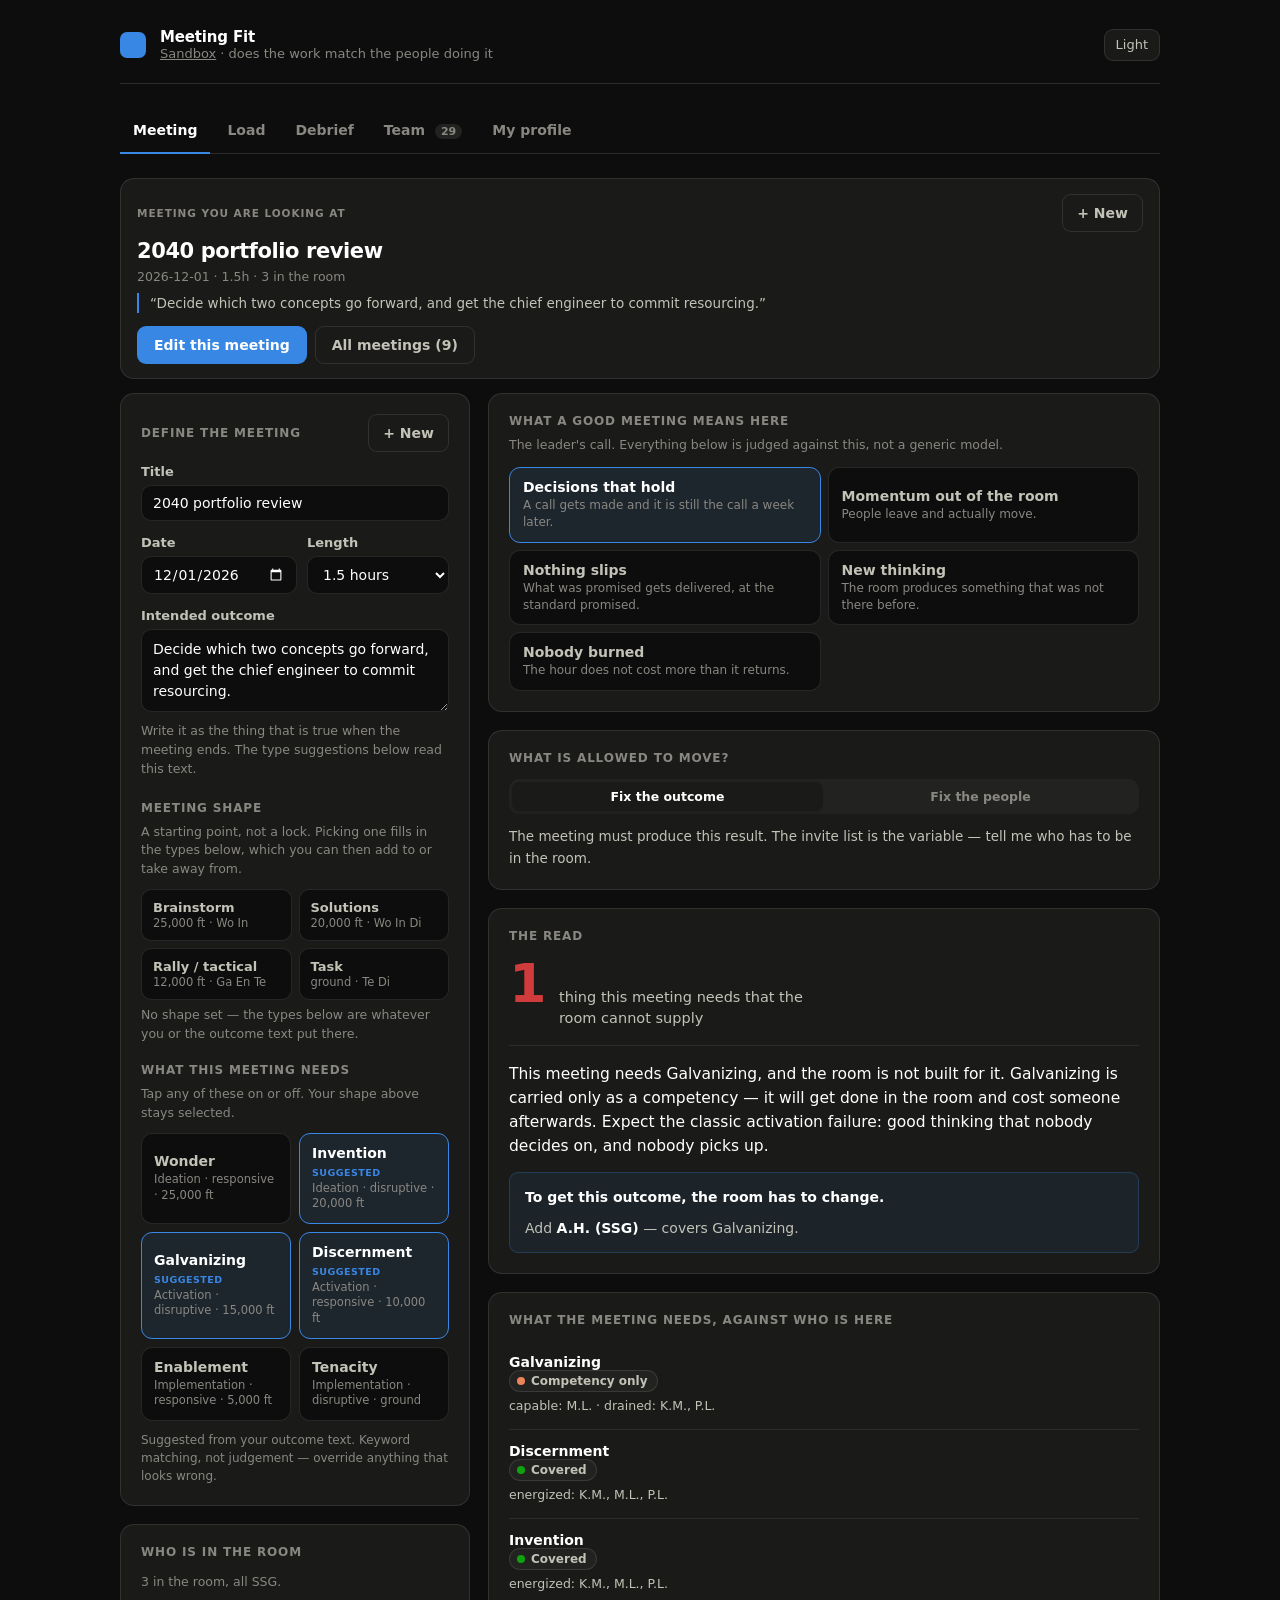
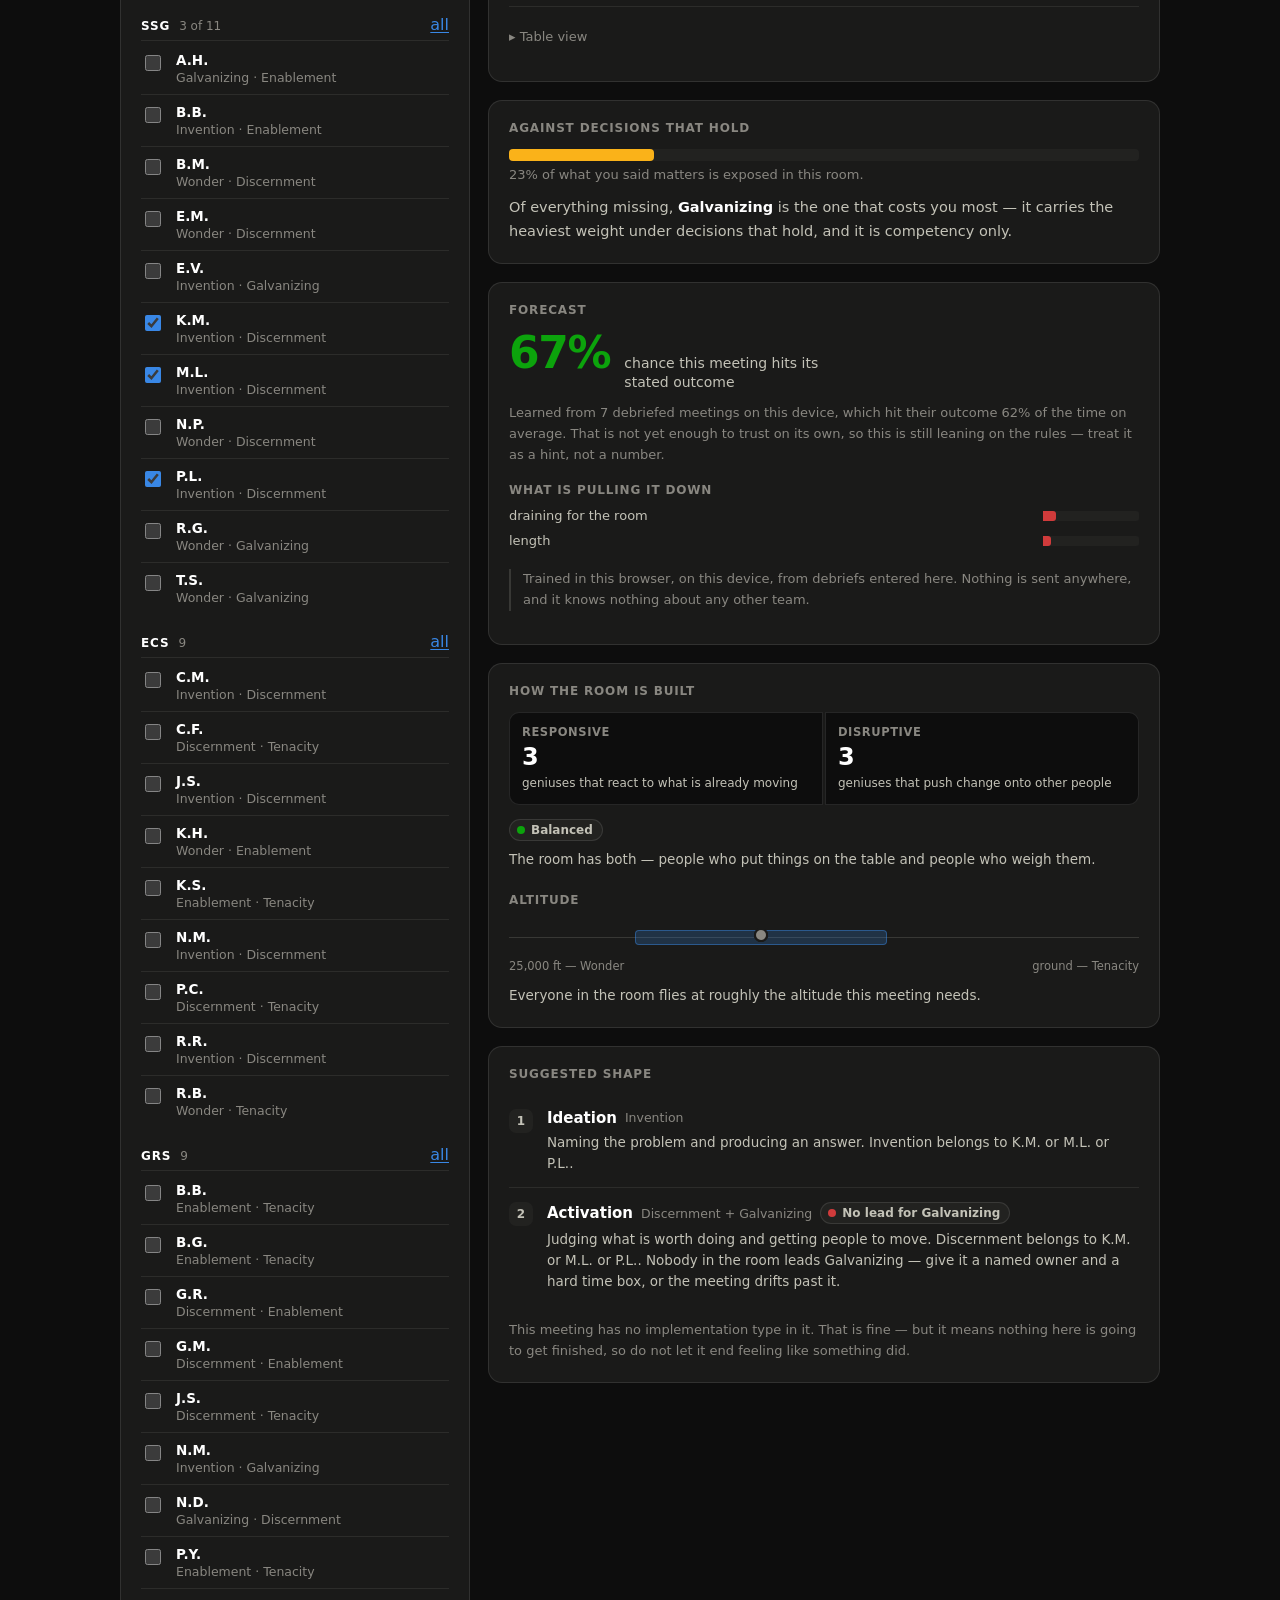
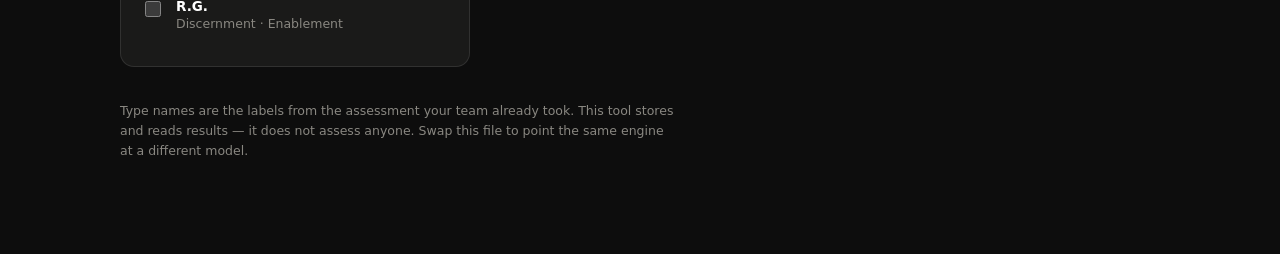
<file: apps/meeting-fit/index.html>
<!DOCTYPE html>
<html lang="en">
<head>
<meta charset="utf-8">
<meta name="viewport" content="width=device-width, initial-scale=1, viewport-fit=cover">
<title>Meeting Fit — Sandbox</title>
<meta name="description" content="Check whether a meeting matches the strengths of the people in it — and whether the week is burning anyone out.">
<meta name="theme-color" content="#0d0d0d" media="(prefers-color-scheme: dark)">
<meta name="theme-color" content="#f9f9f7" media="(prefers-color-scheme: light)">
<link rel="manifest" href="../../manifest.webmanifest">
<link rel="icon" href="../../icons/icon.svg" type="image/svg+xml">
<link rel="apple-touch-icon" href="../../icons/icon-192.png">
<link rel="stylesheet" href="../../assets/shell.css">
<link rel="stylesheet" href="./app.css">
</head>
<body>
<div class="wrap">

  <header class="topbar">
    <div class="mark" aria-hidden="true"></div>
    <div>
      <h1>Meeting Fit</h1>
      <p class="crumb"><a href="../../">Sandbox</a> · does the work match the people doing it</p>
    </div>
    <div class="spacer"></div>
    <button class="iconbtn" id="themeToggle" type="button">Dark</button>
  </header>

  <div class="tabs" role="tablist">
    <button class="tab" role="tab" id="tab-meeting" aria-controls="panel-meeting" aria-selected="true">Meeting</button>
    <button class="tab" role="tab" id="tab-load"    aria-controls="panel-load"    aria-selected="false">Load</button>
    <button class="tab" role="tab" id="tab-debrief" aria-controls="panel-debrief" aria-selected="false">Debrief</button>
    <button class="tab" role="tab" id="tab-team"    aria-controls="panel-team"    aria-selected="false">Team <span class="count" id="teamCount">0</span></button>
    <button class="tab" role="tab" id="tab-me"      aria-controls="panel-me"      aria-selected="false">My profile</button>
  </div>

  <!-- ===================== MEETING ===================== -->
  <section class="panel" id="panel-meeting" role="tabpanel" aria-labelledby="tab-meeting">

    <div id="meetingBar"></div>

    <div class="cols">

      <div class="stack">
        <div class="card" id="defineCard">
          <div class="card-head">
            <h2 class="section-title" style="margin:0">Define the meeting</h2>
            <button class="btn ghost sm" id="newMeetingBtn2" type="button">+ New</button>
          </div>

          <label class="field">
            <span>Title</span>
            <input type="text" id="mTitle" placeholder="2040 portfolio review" autocomplete="off">
          </label>

          <div class="field-row">
            <label class="field"><span>Date</span><input type="date" id="mDate"></label>
            <label class="field"><span>Length</span>
              <select id="mMinutes">
                <option value="15">15 min</option>
                <option value="30">30 min</option>
                <option value="45">45 min</option>
                <option value="60">1 hour</option>
                <option value="90">1.5 hours</option>
                <option value="120">2 hours</option>
                <option value="180">3 hours</option>
              </select>
            </label>
          </div>

          <label class="field">
            <span>Intended outcome</span>
            <textarea id="mOutcome" rows="3" placeholder="Decide which two concepts go forward, and get the chief engineer to commit resourcing."></textarea>
            <p class="hint">Write it as the thing that is true when the meeting ends. The type suggestions below read this text.</p>
          </label>

          <h2 class="section-title" style="margin-top:22px">Meeting shape</h2>
          <p class="hint" style="margin:-6px 0 10px">A starting point, not a lock. Picking one fills in the types below, which you can then add to or take away from.</p>
          <div class="arch-row" id="archetypes"></div>
          <p class="hint" id="archNote"></p>

          <h2 class="section-title" style="margin-top:20px">What this meeting needs</h2>
          <p class="hint" style="margin:-6px 0 10px">Tap any of these on or off. Your shape above stays selected.</p>
          <div class="typegrid" id="typePicker"></div>
          <p class="hint" id="sugNote" style="font-size:12px;color:var(--text-muted);margin:10px 0 0;line-height:1.5"></p>
        </div>

        <div class="card">
          <h2 class="section-title">Who is in the room</h2>
          <div id="attendeePicker"></div>
        </div>
      </div>

      <div class="stack" id="verdictCol"></div>

    </div>
  </section>

  <!-- ===================== LOAD ===================== -->
  <section class="panel" id="panel-load" role="tabpanel" aria-labelledby="tab-load" hidden>
    <div id="loadPanel"></div>
  </section>

  <!-- ===================== DEBRIEF ===================== -->
  <section class="panel" id="panel-debrief" role="tabpanel" aria-labelledby="tab-debrief" hidden>
    <div id="debriefPanel"></div>
  </section>

  <!-- ===================== TEAM ===================== -->
  <section class="panel" id="panel-team" role="tabpanel" aria-labelledby="tab-team" hidden>
    <div class="cols rev">

      <div class="stack">
        <div class="teamswitch-wrap">
          <div class="teamswitch" id="teamSwitch"></div>
        </div>
        <div class="stack" id="teamViz"></div>
      </div>

      <div class="stack">
        <div class="card">
          <h2 class="section-title">Team <span id="teamCount2" style="color:var(--text-muted)"></span></h2>
          <div id="roster"></div>
          <div class="row" style="margin-top:16px">
            <button class="btn ghost" id="newTeamBtn" type="button">+ New team</button>
            <button class="btn ghost" id="shareTeamBtn" type="button">Copy link</button>
            <button class="btn ghost" id="demoBtn" type="button">Reload all teams</button>
          </div>
        </div>

        <div class="card">
          <h2 class="section-title">Add one person</h2>
          <label class="field">
            <span>Add to which team</span>
            <select id="addTeam"></select>
          </label>
          <label class="field">
            <span>Paste a profile code</span>
            <input type="text" id="pasteCode" placeholder="Ada~gcfcgf…" autocomplete="off">
            <p class="hint">Send teammates this page's <strong>My profile</strong> tab. They fill it in, copy their code, send it back. Nothing leaves their device but the code.</p>
          </label>
          <div class="row">
            <button class="btn" id="addCodeBtn" type="button">Add to team</button>
            <button class="btn ghost" id="manualBtn" type="button">Enter manually</button>
          </div>
          <div id="manualWrap" hidden style="margin-top:18px"></div>
        </div>

        <div class="card">
          <h2 class="section-title">Import a whole team</h2>
          <label class="field">
            <span>Team name</span>
            <input type="text" id="bulkTeam" placeholder="SSG" autocomplete="off">
            <p class="hint">Type an existing name to add to that team, or a new one to create it. People keep their team; a meeting can pull from any of them.</p>
          </label>
          <label class="field">
            <span>Paste everyone's results</span>
            <textarea id="bulkText" rows="6" placeholder="Marisol Reyes — Genius: Wonder, Galvanizing; Frustration: Enablement, Tenacity"></textarea>
            <p class="hint">Paste straight out of the team report, a spreadsheet, or an email. One person per line, in more or less any shape — it reads names and type words and works out the rest.</p>
          </label>
          <div class="row">
            <button class="btn" id="bulkParseBtn" type="button">Read it</button>
            <button class="btn ghost" id="bulkFmtBtn" type="button">Formats it takes</button>
          </div>
          <div id="bulkFmt" hidden style="margin-top:14px"></div>
          <div id="bulkPreview" style="margin-top:16px"></div>
        </div>
      </div>

    </div>
  </section>

  <!-- ===================== MY PROFILE ===================== -->
  <section class="panel" id="panel-me" role="tabpanel" aria-labelledby="tab-me" hidden>
    <div class="cols">
      <div class="card">
        <h2 class="section-title">Your results</h2>
        <label class="field">
          <span>Name</span>
          <input type="text" id="meName" placeholder="How you want to show up on the map" autocomplete="off">
        </label>
        <div id="meLevels"></div>
        <p class="tally" id="meTally" style="margin-top:12px"></p>
        <div class="row" style="margin-top:14px">
          <button class="btn" id="meCopyBtn" type="button" disabled>Copy my code</button>
          <button class="btn ghost" id="meAddBtn" type="button" disabled>Add me to this team</button>
        </div>
      </div>

      <div class="card">
        <h2 class="section-title">Your code</h2>
        <div class="code-out" id="meCode">Fill in two of each above.</div>
        <p class="hint" style="font-size:12.5px;color:var(--text-muted);margin-top:14px;line-height:1.6">
          This is just your name and your six letters, packed small. Send it to whoever is
          building the team map. It carries nothing else — no email, no account, no scores.
        </p>
      </div>
    </div>
  </section>

  <p class="footnote" id="modelNote"></p>

</div>

<div class="toast" id="toast"></div>
<script type="module" src="./app.js"></script>
</body>
</html>
</file>
<file: assets/shell.css>
/* ============================================================
   Sandbox shell — shared tokens + primitives for every mini-app.
   Add an app: reuse these tokens, don't redefine colors locally.
   ============================================================ */

:root {
  color-scheme: light;

  /* planes & ink */
  --plane:            #f9f9f7;
  --surface-1:        #fcfcfb;
  --surface-2:        #f2f1ed;
  --text-primary:     #0b0b0b;
  --text-secondary:   #52514e;
  --text-muted:       #898781;
  --gridline:         #e1e0d9;
  --baseline:         #c3c2b7;
  --border:           rgba(11, 11, 11, 0.10);

  /* categorical slot 1 — the only series hue this app needs */
  --series-1:         #2a78d6;

  /* sequential blue ramp (ordinal-safe steps on light: >= 250) */
  --seq-250:          #86b6ef;
  --seq-400:          #3987e5;
  --seq-500:          #256abf;

  /* diverging: blue <-> red, neutral gray midpoint */
  --div-pos:          #2a78d6;
  --div-mid:          #f0efec;
  --div-neg:          #e34948;
  --div-pos-ink:      #ffffff;
  --div-mid-ink:      #52514e;
  --div-neg-ink:      #ffffff;

  /* status — reserved, never reused as a series color */
  --status-good:      #0ca30c;
  --status-warning:   #fab219;
  --status-serious:   #ec835a;
  --status-critical:  #d03b3b;

  --radius:           14px;
  --radius-sm:        9px;
  --font: system-ui, -apple-system, "Segoe UI", sans-serif;
}

@media (prefers-color-scheme: dark) {
  :root:where(:not([data-theme="light"])) {
    color-scheme: dark;
    --plane:          #0d0d0d;
    --surface-1:      #1a1a19;
    --surface-2:      #222220;
    --text-primary:   #ffffff;
    --text-secondary: #c3c2b7;
    --text-muted:     #898781;
    --gridline:       #2c2c2a;
    --baseline:       #383835;
    --border:         rgba(255, 255, 255, 0.10);
    --series-1:       #3987e5;
    --seq-250:        #184f95;
    --seq-400:        #256abf;
    --seq-500:        #3987e5;
    --div-pos:        #3987e5;
    --div-mid:        #383835;
    --div-neg:        #e66767;
    --div-pos-ink:    #ffffff;
    --div-mid-ink:    #c3c2b7;
    --div-neg-ink:    #1a1a19;
  }
}

:root[data-theme="dark"] {
  color-scheme: dark;
  --plane:            #0d0d0d;
  --surface-1:        #1a1a19;
  --surface-2:        #222220;
  --text-primary:     #ffffff;
  --text-secondary:   #c3c2b7;
  --text-muted:       #898781;
  --gridline:         #2c2c2a;
  --baseline:         #383835;
  --border:           rgba(255, 255, 255, 0.10);
  --series-1:         #3987e5;
  --seq-250:          #184f95;
  --seq-400:          #256abf;
  --seq-500:          #3987e5;
  --div-pos:          #3987e5;
  --div-mid:          #383835;
  --div-neg:          #e66767;
  --div-pos-ink:      #ffffff;
  --div-mid-ink:      #c3c2b7;
  --div-neg-ink:      #1a1a19;
}

* { box-sizing: border-box; }

html, body {
  margin: 0;
  padding: 0;
  background: var(--plane);
  color: var(--text-primary);
  font-family: var(--font);
  -webkit-font-smoothing: antialiased;
  text-size-adjust: 100%;
}

body { min-height: 100dvh; }

a { color: inherit; }

.wrap {
  max-width: 1080px;
  margin: 0 auto;
  padding: 16px 14px calc(56px + env(safe-area-inset-bottom));
}

/* ---------- top bar ---------- */

.topbar {
  display: flex;
  align-items: center;
  gap: 10px;
  padding-bottom: 14px;
  margin-bottom: 18px;
  border-bottom: 1px solid var(--gridline);
}

.topbar > * { min-width: 0; }

.topbar .mark {
  width: 24px; height: 24px; flex: none;
  border-radius: 7px;
  background: var(--series-1);
}

.topbar h1 {
  font-size: 15px;
  font-weight: 600;
  letter-spacing: -0.01em;
  margin: 0;
  overflow: hidden;
  text-overflow: ellipsis;
  white-space: nowrap;
}

.topbar .crumb {
  font-size: 12px;
  color: var(--text-muted);
  margin: 0;
  overflow: hidden;
  text-overflow: ellipsis;
  white-space: nowrap;
  max-width: 46vw;
}

.topbar .spacer { flex: 1; }

.iconbtn {
  appearance: none;
  border: 1px solid var(--border);
  background: var(--surface-1);
  color: var(--text-secondary);
  border-radius: 9px;
  min-height: 40px;
  padding: 0 13px;
  font: inherit;
  font-size: 14px;
  cursor: pointer;
  flex: none;
}
@media (min-width: 900px) { .iconbtn { min-height: 32px; font-size: 13px; padding: 0 11px; } }
.iconbtn:hover { color: var(--text-primary); border-color: var(--baseline); }

/* ---------- generic pieces ---------- */

.card {
  background: var(--surface-1);
  border: 1px solid var(--border);
  border-radius: var(--radius);
  padding: 16px;
}
@media (min-width: 900px) { .card { padding: 20px; } }

.section-title {
  font-size: 12px;
  font-weight: 600;
  letter-spacing: 0.07em;
  text-transform: uppercase;
  color: var(--text-muted);
  margin: 0 0 14px;
}

.lede {
  font-size: 15px;
  line-height: 1.55;
  color: var(--text-secondary);
  margin: 0 0 26px;
  max-width: 62ch;
}

.btn {
  appearance: none;
  border: 1px solid transparent;
  background: var(--series-1);
  color: #fff;
  border-radius: 10px;
  min-height: 44px;
  padding: 0 18px;
  font: inherit;
  font-size: 15px;
  font-weight: 550;
  cursor: pointer;
}
@media (min-width: 900px) { .btn { min-height: 38px; font-size: 14px; padding: 0 16px; border-radius: 9px; } }
.btn:hover { filter: brightness(1.08); }
.btn.ghost {
  background: var(--surface-1);
  color: var(--text-secondary);
  border-color: var(--border);
}
.btn.ghost:hover { color: var(--text-primary); border-color: var(--baseline); filter: none; }
.btn:disabled { opacity: 0.45; cursor: not-allowed; }

/* status chip — color never travels alone; icon + label always ride with it */
.chip {
  display: inline-flex;
  align-items: center;
  gap: 6px;
  font-size: 12px;
  font-weight: 600;
  padding: 3px 9px 3px 7px;
  border-radius: 999px;
  border: 1px solid var(--border);
  background: var(--surface-2);
  color: var(--text-secondary);
  white-space: nowrap;
}
.chip .dot { width: 8px; height: 8px; border-radius: 50%; flex: none; }
.chip.good     .dot { background: var(--status-good); }
.chip.warning  .dot { background: var(--status-warning); }
.chip.serious  .dot { background: var(--status-serious); }
.chip.critical .dot { background: var(--status-critical); }

/* ---------- hub grid ---------- */

.app-grid {
  display: grid;
  grid-template-columns: repeat(auto-fill, minmax(268px, 1fr));
  gap: 14px;
}

.app-card {
  display: flex;
  flex-direction: column;
  gap: 9px;
  text-decoration: none;
  color: inherit;
  background: var(--surface-1);
  border: 1px solid var(--border);
  border-radius: var(--radius);
  padding: 18px;
  transition: border-color 0.14s ease, transform 0.14s ease;
}
.app-card:hover { border-color: var(--series-1); transform: translateY(-1px); }
.app-card.stub { opacity: 0.55; pointer-events: none; }

.app-card .name { font-size: 15px; font-weight: 600; letter-spacing: -0.01em; }
.app-card .desc { font-size: 13px; line-height: 1.5; color: var(--text-secondary); }
.app-card .meta {
  margin-top: auto; padding-top: 8px;
  font-size: 11px; letter-spacing: 0.05em; text-transform: uppercase;
  color: var(--text-muted);
}

.footnote {
  margin-top: 34px;
  font-size: 12.5px;
  line-height: 1.6;
  color: var(--text-muted);
  max-width: 70ch;
}

@media (min-width: 900px) {
  .wrap { padding: 28px 20px 80px; }
  .topbar { gap: 14px; padding-bottom: 22px; margin-bottom: 26px; }
  .topbar .mark { width: 26px; height: 26px; }
  .topbar .crumb { font-size: 13px; max-width: none; }
}
</file>
<file: apps/meeting-fit/app.css>
/* Meeting Fit — phone first. Desktop is the enhancement, at the bottom.
   Color tokens all come from shell.css. */

/* ---------- tabs: scrollable strip on a phone ---------- */

.tabs {
  display: flex;
  gap: 2px;
  margin-bottom: 18px;
  border-bottom: 1px solid var(--gridline);
  overflow-x: auto;
  scrollbar-width: none;
  -webkit-overflow-scrolling: touch;
  scroll-snap-type: x proximity;
}
.tabs::-webkit-scrollbar { display: none; }
.tab {
  appearance: none;
  background: none;
  border: none;
  border-bottom: 2px solid transparent;
  color: var(--text-muted);
  font: inherit;
  font-size: 15px;
  font-weight: 550;
  padding: 10px 12px 13px;
  cursor: pointer;
  margin-bottom: -1px;
  white-space: nowrap;
  flex: none;
  scroll-snap-align: start;
  min-height: 44px;
}
.tab[aria-selected="true"] { color: var(--text-primary); border-bottom-color: var(--series-1); }
.tab .count {
  display: inline-block; margin-left: 5px; font-size: 11px;
  color: var(--text-muted); background: var(--surface-2);
  border-radius: 999px; padding: 1px 6px;
}

.panel[hidden] { display: none; }

.cols { display: flex; flex-direction: column; gap: 14px; align-items: stretch; }
.stack { display: flex; flex-direction: column; gap: 14px; }
.cols > *, .stack > *, .card { min-width: 0; }
/* on a phone the answer comes first; the form is what you scroll to */
#verdictCol { order: -1; }

/* ---------- form bits ---------- */

label.field { display: block; margin-bottom: 14px; }
label.field > span, .field > span {
  display: block; font-size: 13px; font-weight: 550;
  color: var(--text-secondary); margin-bottom: 6px;
}
label.field > .hint, .hint {
  font-weight: 400; color: var(--text-muted);
  margin: 6px 0 0; font-size: 12.5px; line-height: 1.5;
}

input[type="text"], input[type="date"], textarea, select {
  width: 100%;
  background: var(--plane);
  border: 1px solid var(--border);
  border-radius: 10px;
  color: var(--text-primary);
  font: inherit;
  font-size: 16px;            /* 16px stops iOS zooming the page on focus */
  padding: 11px 12px;
  min-height: 44px;
  resize: vertical;
}
textarea { line-height: 1.5; }
input:focus, textarea:focus, select:focus {
  outline: 2px solid var(--series-1); outline-offset: -1px; border-color: transparent;
}

.row { display: flex; gap: 8px; flex-wrap: wrap; align-items: center; }
.field-row { display: grid; grid-template-columns: 1fr 1fr; gap: 10px; }
.field-row .field { margin-bottom: 14px; }

.card-head { display: flex; align-items: center; justify-content: space-between; gap: 10px; margin-bottom: 12px; }
.btn.sm { height: 36px; padding: 0 14px; font-size: 14px; }

/* ---------- three-way level picker ---------- */

.lvl-row {
  display: grid; grid-template-columns: 1fr auto;
  align-items: center; gap: 10px;
  padding: 9px 0; border-bottom: 1px solid var(--gridline);
}
.lvl-row:last-of-type { border-bottom: none; }
.lvl-row .tname { font-size: 14.5px; font-weight: 550; }
.lvl-row .tphase { font-size: 12px; color: var(--text-muted); margin-top: 1px; }

.seg { display: flex; gap: 2px; background: var(--surface-2); border-radius: 9px; padding: 3px; flex: none; }
.seg button {
  appearance: none; border: none; background: none;
  color: var(--text-muted); font: inherit; font-size: 13px; font-weight: 650;
  width: 40px; height: 38px; border-radius: 7px; cursor: pointer;
}
.seg button[aria-pressed="true"] { background: var(--surface-1); color: var(--text-primary); box-shadow: 0 1px 2px rgba(0,0,0,0.10); }
.seg button[aria-pressed="true"][data-lvl="g"] { box-shadow: inset 0 -2px 0 var(--div-pos), 0 1px 2px rgba(0,0,0,0.10); }
.seg button[aria-pressed="true"][data-lvl="f"] { box-shadow: inset 0 -2px 0 var(--div-neg), 0 1px 2px rgba(0,0,0,0.10); }

.tally { font-size: 13px; color: var(--text-muted); }
.tally.bad { color: var(--status-critical); }

/* ---------- roster ---------- */

.person {
  display: grid; grid-template-columns: 1fr auto; gap: 10px; align-items: center;
  padding: 13px 0; border-bottom: 1px solid var(--gridline);
}
.person:last-child { border-bottom: none; }
.person .pname { font-size: 15px; font-weight: 550; }
.person .pgen { font-size: 13px; color: var(--text-secondary); margin-top: 2px; }
.person .pdel {
  appearance: none; background: none; border: none; color: var(--text-muted);
  cursor: pointer; font: inherit; font-size: 13px; padding: 10px 4px; min-height: 44px;
}

.checkline {
  display: flex; align-items: flex-start; gap: 12px;
  padding: 12px 0; border-bottom: 1px solid var(--gridline);
  cursor: pointer; min-height: 48px;
}
.checkline:last-child { border-bottom: none; }
.checkline input { margin-top: 2px; accent-color: var(--series-1); width: 22px; height: 22px; flex: none; }
.checkline .cl-name { font-size: 15px; font-weight: 550; }
.checkline .cl-sub { font-size: 12.5px; color: var(--text-muted); margin-top: 2px; }

.empty {
  border: 1px dashed var(--baseline); border-radius: var(--radius-sm);
  padding: 18px; font-size: 13.5px; line-height: 1.55;
  color: var(--text-muted); text-align: center;
}

/* ---------- type + archetype pickers ---------- */

.typegrid { display: grid; grid-template-columns: 1fr 1fr; gap: 8px; }
.typechip {
  appearance: none; text-align: left; cursor: pointer; font: inherit;
  border: 1px solid var(--border); background: var(--plane);
  border-radius: 11px; padding: 11px 12px; color: var(--text-secondary);
  min-height: 62px;
}
.typechip[aria-pressed="true"] {
  border-color: var(--series-1);
  background: color-mix(in srgb, var(--series-1) 10%, var(--surface-1));
  color: var(--text-primary);
}
.typechip .tc-name { font-size: 14px; font-weight: 600; display: flex; align-items: center; gap: 6px; flex-wrap: wrap; }
.typechip .tc-phase { font-size: 11.5px; color: var(--text-muted); margin-top: 3px; line-height: 1.35; }
.typechip .tc-sug { font-size: 9.5px; letter-spacing: 0.05em; text-transform: uppercase; color: var(--series-1); font-weight: 700; }

.arch-row { display: grid; grid-template-columns: 1fr 1fr; gap: 7px; }
.arch {
  appearance: none; text-align: left; cursor: pointer; font: inherit;
  border: 1px solid var(--border); background: var(--plane);
  border-radius: 10px; padding: 10px 11px; color: var(--text-secondary); min-height: 48px;
}
.arch[aria-pressed="true"] { border-color: var(--series-1); background: color-mix(in srgb, var(--series-1) 10%, var(--surface-1)); color: var(--text-primary); }
.arch .a-n { font-size: 13px; font-weight: 600; }
.arch .a-a { font-size: 11.5px; color: var(--text-muted); margin-top: 1px; }

/* ---------- verdict ---------- */

.hero { display: flex; align-items: baseline; gap: 14px; flex-wrap: wrap; }
.hero .figure { font-size: 52px; font-weight: 620; line-height: 1; letter-spacing: -0.03em; }
.hero .figure.good { color: var(--status-good); }
.hero .figure.bad { color: var(--status-critical); }
.hero .cap { font-size: 14.5px; color: var(--text-secondary); max-width: 30ch; line-height: 1.45; }

.verdict-line {
  font-size: 16px; line-height: 1.55; margin: 16px 0 0;
  padding-top: 16px; border-top: 1px solid var(--gridline);
}

.cov-row { padding: 13px 0; border-bottom: 1px solid var(--gridline); }
.cov-row:last-child { border-bottom: none; }
.cov-row .cr-head { display: flex; align-items: center; justify-content: space-between; gap: 10px; }
.cov-row .cr-name { font-size: 15px; font-weight: 600; }
.cov-row .cr-who { font-size: 13px; color: var(--text-secondary); margin-top: 5px; line-height: 1.5; }

.fix {
  margin-top: 14px; padding: 13px 15px; border-radius: var(--radius-sm);
  background: color-mix(in srgb, var(--series-1) 8%, var(--surface-1));
  border: 1px solid color-mix(in srgb, var(--series-1) 26%, transparent);
  font-size: 14px; line-height: 1.6; color: var(--text-secondary);
}
.fix strong { color: var(--text-primary); font-weight: 620; }

/* ---------- agenda ---------- */

.agenda { list-style: none; margin: 0; padding: 0; }
.ag-item { display: grid; grid-template-columns: 26px 1fr; gap: 12px; padding: 14px 0; border-bottom: 1px solid var(--gridline); }
.ag-item:last-child { border-bottom: none; }
.ag-item .num {
  width: 24px; height: 24px; border-radius: 7px; background: var(--surface-2);
  color: var(--text-secondary); font-size: 12px; font-weight: 650;
  display: flex; align-items: center; justify-content: center;
}
.ag-item .ag-h { font-size: 15px; font-weight: 600; display: flex; gap: 8px; align-items: center; flex-wrap: wrap; }
.ag-item .ag-b { font-size: 13.5px; color: var(--text-secondary); line-height: 1.55; margin-top: 5px; }

/* ---------- bar chart ---------- */

.bars { display: flex; flex-direction: column; gap: 10px; }
.bar-row { display: grid; grid-template-columns: 88px 1fr 30px; gap: 9px; align-items: center; }
.bar-row .bl { font-size: 12.5px; color: var(--text-secondary); overflow: hidden; text-overflow: ellipsis; white-space: nowrap; }
.bar-track { position: relative; height: 14px; border-radius: 3px; background: var(--surface-2); border-left: 1px solid var(--baseline); }
.bar-fill { height: 14px; background: var(--series-1); border-radius: 0 4px 4px 0; min-width: 2px; }
.bar-fill.zero { background: var(--baseline); width: 3px !important; border-radius: 0 2px 2px 0; }
.bar-row .bv { font-size: 12.5px; color: var(--text-secondary); font-variant-numeric: tabular-nums; text-align: right; }

/* ---------- matrix ---------- */

.matrix-scroll { overflow-x: auto; -webkit-overflow-scrolling: touch; margin: 0 -4px; padding: 0 4px; }
.matrix { display: grid; gap: 2px; min-width: 430px; }
.mx-head, .mx-cell, .mx-name { border-radius: 6px; padding: 9px 5px; font-size: 12px; text-align: center; }
.mx-head { color: var(--text-muted); font-weight: 600; }
.mx-name { text-align: left; font-size: 13px; font-weight: 550; padding-left: 2px; }
.mx-cell { font-weight: 650; color: var(--text-primary); background: var(--surface-2); }
.mx-cell[data-lvl="g"] { background: color-mix(in srgb, var(--div-pos) 22%, var(--surface-1)); }
.mx-cell[data-lvl="c"] { background: var(--surface-2); color: var(--text-muted); }
.mx-cell[data-lvl="f"] { background: color-mix(in srgb, var(--div-neg) 22%, var(--surface-1)); }

.legend { display: flex; gap: 14px; flex-wrap: wrap; margin-top: 14px; }
.legend .lg { display: flex; align-items: center; gap: 7px; font-size: 12.5px; color: var(--text-secondary); }
.legend .sw { width: 13px; height: 13px; border-radius: 4px; border: 1px solid var(--border); }
.legend .sw.g { background: color-mix(in srgb, var(--div-pos) 22%, var(--surface-1)); }
.legend .sw.c { background: var(--surface-2); }
.legend .sw.f { background: color-mix(in srgb, var(--div-neg) 22%, var(--surface-1)); }

/* ---------- table view ---------- */

table.data { width: 100%; border-collapse: collapse; font-size: 13px; margin-top: 12px; }
table.data th, table.data td { text-align: left; padding: 9px 8px; border-bottom: 1px solid var(--gridline); font-variant-numeric: tabular-nums; }
table.data th { font-size: 11px; text-transform: uppercase; letter-spacing: 0.05em; color: var(--text-muted); font-weight: 600; }
details.tableview { min-width: 0; }
.tv-scroll { overflow-x: auto; -webkit-overflow-scrolling: touch; max-width: 100%; }
.tv-scroll table.data { min-width: 100%; }
details.tableview summary { cursor: pointer; font-size: 13px; color: var(--text-muted); margin-top: 14px; list-style: none; padding: 8px 0; min-height: 40px; }
details.tableview summary::-webkit-details-marker { display: none; }
details.tableview summary::before { content: '▸ '; }
details.tableview[open] summary::before { content: '▾ '; }

/* ---------- misc ---------- */

.code-out {
  font-family: ui-monospace, SFMono-Regular, Menlo, monospace;
  font-size: 12.5px; word-break: break-all;
  background: var(--plane); border: 1px solid var(--border);
  border-radius: 10px; padding: 12px; color: var(--text-secondary); line-height: 1.55;
}

.toast {
  position: fixed; left: 12px; right: 12px; bottom: calc(16px + env(safe-area-inset-bottom));
  background: var(--text-primary); color: var(--plane);
  font-size: 14px; font-weight: 550; text-align: center;
  padding: 12px 16px; border-radius: 12px;
  opacity: 0; transform: translateY(8px); pointer-events: none;
  transition: opacity 0.16s ease, transform 0.16s ease; z-index: 50;
}
.toast.on { opacity: 1; transform: translateY(0); }

.meeting-item {
  display: grid; grid-template-columns: 1fr auto; gap: 10px; align-items: center;
  padding: 13px 0; border-bottom: 1px solid var(--gridline); cursor: pointer; min-height: 56px;
}
.meeting-item:last-child { border-bottom: none; }
.meeting-item.sel { background: color-mix(in srgb, var(--series-1) 9%, transparent); border-radius: 9px; padding-left: 10px; padding-right: 10px; margin: 0 -10px; }
.meeting-item .mi-t { font-size: 14.5px; font-weight: 550; }
.meeting-item .mi-s { font-size: 12.5px; color: var(--text-muted); margin-top: 3px; }

.viewas { display: flex; align-items: center; gap: 6px; font-size: 12.5px; color: var(--text-muted); }
.viewas span { display: none; }
.viewas select { width: auto; max-width: 44vw; font-size: 14px; padding: 8px 9px; min-height: 40px; border-radius: 9px; background: var(--surface-1); }

/* ---------- faces ---------- */

.face { width: 32px; height: 32px; flex: none; display: block; }
.face.lg { width: 54px; height: 54px; }
.face .stroke { fill: none; stroke-width: 7; stroke-linecap: round; }
.face .ring { fill: none; stroke-width: 7; }
.face .eye { fill: currentColor; }
.face.good     { color: var(--status-good); }
.face.neutral  { color: var(--text-muted); }
.face.warning  { color: var(--status-warning); }
.face.critical { color: var(--status-critical); }
.face.good     .ring, .face.good     .stroke { stroke: var(--status-good); }
.face.neutral  .ring, .face.neutral  .stroke { stroke: var(--text-muted); }
.face.warning  .ring, .face.warning  .stroke { stroke: var(--status-warning); }
.face.critical .ring, .face.critical .stroke { stroke: var(--status-critical); }

.face-hero { display: flex; align-items: center; gap: 14px; flex-wrap: wrap; }
.face-hero .fh-lab { font-size: 15px; font-weight: 620; }
.face-hero .fh-sub { font-size: 13.5px; color: var(--text-secondary); line-height: 1.5; margin-top: 3px; }
.face-hero .fh-num { font-size: 40px; font-weight: 620; line-height: 1; letter-spacing: -0.03em; }
.face-hero .fh-right { width: 100%; display: flex; align-items: baseline; gap: 10px; padding-top: 4px; }

/* ---------- week strip ---------- */

.week { display: grid; grid-template-columns: repeat(5, 1fr); gap: 5px; }
.day { border: 1px solid var(--border); border-radius: 10px; background: var(--plane); padding: 10px 4px; text-align: center; }
.day.today { border-color: var(--series-1); }
.day .d-n { font-size: 11px; font-weight: 650; letter-spacing: 0.04em; text-transform: uppercase; color: var(--text-muted); }
.day .d-f { display: flex; justify-content: center; margin: 8px 0 6px; }
.day .d-v { font-size: 12px; color: var(--text-secondary); font-variant-numeric: tabular-nums; }
.day .d-m { font-size: 10.5px; color: var(--text-muted); margin-top: 2px; }

/* ---------- mix bar ---------- */

.mix { display: flex; gap: 2px; height: 16px; margin: 4px 0 0; width: 100%; }
.mix .seg { height: 16px; flex: 0 1 auto; min-width: 2px; }
.mix .seg:first-child { border-radius: 4px 0 0 4px; }
.mix .seg:last-child { border-radius: 0 4px 4px 0; }
.mix .seg.only { border-radius: 4px; }
.mix .seg.g { background: var(--div-pos); }
.mix .seg.c { background: var(--baseline); }
.mix .seg.f { background: var(--div-neg); }

.load-row { display: grid; grid-template-columns: 1fr auto; gap: 10px; align-items: center; padding: 12px 0; border-bottom: 1px solid var(--gridline); }
.load-row:last-child { border-bottom: none; }
.load-row .lr-t { font-size: 14px; font-weight: 550; }
.load-row .lr-s { font-size: 12px; color: var(--text-muted); margin-top: 3px; line-height: 1.4; }
.load-row .lr-v { font-size: 12.5px; color: var(--text-secondary); font-variant-numeric: tabular-nums; text-align: right; }

.privacy {
  font-size: 13px; line-height: 1.6; color: var(--text-muted);
  border-left: 2px solid var(--baseline); padding-left: 12px; margin-top: 16px;
}

/* ---------- composition ---------- */

.split { display: grid; grid-template-columns: 1fr 1fr; gap: 2px; margin: 10px 0 14px; }
.split .sp { padding: 12px; background: var(--plane); border: 1px solid var(--border); }
.split .sp:first-child { border-radius: 10px 0 0 10px; }
.split .sp:last-child { border-radius: 0 10px 10px 0; }
.split .sp-n { font-size: 11.5px; font-weight: 650; color: var(--text-muted); text-transform: uppercase; letter-spacing: 0.05em; }
.split .sp-v { font-size: 24px; font-weight: 620; margin-top: 4px; }
.split .sp-w { font-size: 12px; color: var(--text-secondary); margin-top: 4px; line-height: 1.45; }

.alt-scale { position: relative; height: 30px; margin: 16px 0 6px; }
.alt-scale .rule { position: absolute; left: 0; right: 0; top: 14px; height: 1px; background: var(--baseline); }
.alt-scale .band { position: absolute; top: 7px; height: 15px; border-radius: 4px; background: color-mix(in srgb, var(--series-1) 22%, transparent); border: 1px solid color-mix(in srgb, var(--series-1) 45%, transparent); }
.alt-scale .pin { position: absolute; top: 7px; width: 10px; height: 10px; border-radius: 50%; transform: translateX(-5px); box-shadow: 0 0 0 2px var(--surface-1); }
.alt-scale .pin.ok { background: var(--text-muted); }
.alt-scale .pin.off { background: var(--status-warning); }
.alt-ends { display: flex; justify-content: space-between; font-size: 11.5px; color: var(--text-muted); gap: 10px; }

/* ---------- debrief ---------- */

.seg-wide { display: flex; gap: 2px; background: var(--surface-2); border-radius: 10px; padding: 3px; }
.seg-wide button {
  appearance: none; border: none; background: none; cursor: pointer; font: inherit;
  font-size: 13.5px; font-weight: 600; color: var(--text-muted);
  padding: 11px 8px; border-radius: 8px; flex: 1; min-height: 44px;
}
.seg-wide button[aria-pressed="true"] { background: var(--surface-1); color: var(--text-primary); box-shadow: 0 1px 2px rgba(0,0,0,0.10); }
.seg-wide button[aria-pressed="true"][data-st="good"] { box-shadow: inset 0 -2px 0 var(--status-good), 0 1px 2px rgba(0,0,0,0.10); }
.seg-wide button[aria-pressed="true"][data-st="warning"] { box-shadow: inset 0 -2px 0 var(--status-warning), 0 1px 2px rgba(0,0,0,0.10); }
.seg-wide button[aria-pressed="true"][data-st="critical"] { box-shadow: inset 0 -2px 0 var(--status-critical), 0 1px 2px rgba(0,0,0,0.10); }

.obs-tags { display: flex; gap: 6px; flex-wrap: wrap; }
.obs-tag {
  appearance: none; cursor: pointer; font: inherit; font-size: 13px;
  border: 1px solid var(--border); background: var(--plane); color: var(--text-muted);
  border-radius: 999px; padding: 9px 13px; min-height: 40px;
}
.obs-tag[aria-pressed="true"] { background: color-mix(in srgb, var(--series-1) 14%, var(--surface-1)); border-color: var(--series-1); color: var(--text-primary); }

/* ---------- import ---------- */

.imp-row {
  display: grid; grid-template-columns: auto 1fr auto; gap: 10px; align-items: center;
  padding: 11px 0; border-bottom: 1px solid var(--gridline);
}
.imp-row:last-of-type { border-bottom: none; }
.imp-row input[type="checkbox"] { width: 22px; height: 22px; accent-color: var(--series-1); }
.imp-row .ir-n { font-size: 14.5px; font-weight: 550; }
.imp-row .ir-s { font-size: 12.5px; color: var(--text-secondary); margin-top: 2px; line-height: 1.45; }
.imp-row.bad .ir-n { color: var(--status-critical); }

.fmt {
  font-family: ui-monospace, SFMono-Regular, Menlo, monospace;
  font-size: 11.5px; line-height: 1.7; color: var(--text-muted);
  background: var(--plane); border: 1px solid var(--border);
  border-radius: 10px; padding: 11px 12px; overflow-x: auto; white-space: pre;
}

/* ============================================================
   Desktop enhancement
   ============================================================ */

@media (min-width: 900px) {
  .tabs { gap: 4px; margin-bottom: 24px; overflow-x: visible; }
  .tab { font-size: 14px; padding: 9px 13px 11px; }

  .cols { display: grid; grid-template-columns: 350px 1fr; gap: 18px; align-items: start; }
  #verdictCol { order: 0; }
  .stack { gap: 18px; }

  input[type="text"], input[type="date"], textarea, select { font-size: 14px; padding: 9px 11px; min-height: 0; }
  .viewas span { display: inline; }
  .viewas select { max-width: none; }

  .typegrid { grid-template-columns: repeat(auto-fit, minmax(150px, 1fr)); }
  .typechip { min-height: 0; }
  .arch-row { grid-template-columns: repeat(auto-fit, minmax(118px, 1fr)); }
  .arch { min-height: 0; }

  .seg button { width: 30px; height: 28px; font-size: 12px; }
  .checkline { min-height: 0; padding: 9px 0; }
  .checkline input { width: 16px; height: 16px; margin-top: 3px; }
  .checkline .cl-name { font-size: 13.5px; }

  .cov-row { display: grid; grid-template-columns: 1fr auto; gap: 12px; align-items: center; }
  .cov-row .cr-head { display: block; }
  .cov-row .cr-name { font-size: 14px; }
  .cov-row .cr-who { font-size: 12.5px; }

  .hero .figure { font-size: 54px; }
  .verdict-line { font-size: 15.5px; }
  .week { gap: 8px; }
  .day { padding: 12px 10px; }
  .face-hero { gap: 18px; flex-wrap: nowrap; }
  .face-hero .fh-right { width: auto; margin-left: auto; text-align: right; display: block; padding-top: 0; }
  .face-hero .fh-num { font-size: 46px; }

  .bar-row { grid-template-columns: 104px 1fr 26px; }
  .matrix { min-width: 520px; }
  .toast { left: 50%; right: auto; transform: translateX(-50%) translateY(8px); bottom: 24px; }
  .toast.on { transform: translateX(-50%) translateY(0); }
  .person .pdel { min-height: 0; padding: 0; }
  .obs-tag { font-size: 11.5px; padding: 4px 10px; min-height: 0; }
  .seg-wide button { font-size: 12.5px; padding: 7px 12px; min-height: 0; }
}

/* ---------- who am I viewing as ---------- */

.whobar {
  display: flex; align-items: center; gap: 12px;
  background: color-mix(in srgb, var(--series-1) 10%, var(--surface-1));
  border: 1px solid color-mix(in srgb, var(--series-1) 32%, transparent);
  border-radius: var(--radius);
  padding: 12px 14px;
  margin-bottom: 14px;
}
.whobar .avatar {
  width: 40px; height: 40px; flex: none; border-radius: 50%;
  background: var(--series-1); color: #fff;
  display: flex; align-items: center; justify-content: center;
  font-size: 17px; font-weight: 650;
}
.whobar .wb-t { min-width: 0; flex: 1; }
.whobar .wb-l {
  font-size: 10.5px; font-weight: 700; letter-spacing: 0.09em;
  text-transform: uppercase; color: var(--text-muted);
}
.whobar .wb-n {
  font-size: 17px; font-weight: 650; letter-spacing: -0.015em;
  display: flex; align-items: baseline; gap: 8px; flex-wrap: wrap; margin-top: 1px;
}
.whobar .wb-role {
  font-size: 11px; font-weight: 600; letter-spacing: 0.04em; text-transform: uppercase;
  color: var(--series-1);
}
.whobar .wb-note { font-size: 12px; color: var(--text-secondary); margin-top: 4px; line-height: 1.45; }
.whobar .wb-sel { position: relative; flex: none; }
.whobar .wb-swap {
  position: absolute; inset: 0; display: flex; align-items: center; justify-content: center;
  pointer-events: none; font-size: 14px; font-weight: 600; color: var(--text-primary);
  border: 1px solid var(--baseline); border-radius: 10px; background: var(--surface-1);
}
.whobar .wb-sel select {
  width: 96px; min-height: 42px; opacity: 0; cursor: pointer;
}

/* ---------- team page: grid first, import last ---------- */

@media (min-width: 900px) {
  .cols.rev { grid-template-columns: 1fr 350px; }
}

/* ---------- demo modal ---------- */

.modal-scrim {
  position: fixed; inset: 0; z-index: 100;
  background: rgba(0, 0, 0, 0.62);
  -webkit-backdrop-filter: blur(3px); backdrop-filter: blur(3px);
  display: flex; align-items: center; justify-content: center;
  padding: 18px calc(18px + env(safe-area-inset-right)) calc(18px + env(safe-area-inset-bottom)) calc(18px + env(safe-area-inset-left));
  opacity: 1; transition: opacity 0.18s ease;
}
.modal-scrim[hidden] { display: none; }
.modal-scrim.closing { opacity: 0; }
.modal {
  background: var(--surface-1);
  border: 1px solid var(--border);
  border-radius: 18px;
  padding: 24px 22px 20px;
  max-width: 460px; width: 100%;
  max-height: 88dvh; overflow-y: auto;
  box-shadow: 0 24px 64px rgba(0, 0, 0, 0.45);
}
.modal .m-tag {
  font-size: 10.5px; font-weight: 700; letter-spacing: 0.09em; text-transform: uppercase;
  color: #fff; background: var(--series-1); border-radius: 999px; padding: 4px 10px;
  display: inline-block; margin-bottom: 12px;
}
.modal h2 { font-size: 20px; font-weight: 640; letter-spacing: -0.02em; margin: 0 0 12px; line-height: 1.25; }
.modal p { font-size: 14.5px; line-height: 1.62; color: var(--text-secondary); margin: 0 0 13px; }
.modal p.soon {
  color: var(--text-primary); font-weight: 550;
  border-top: 1px solid var(--gridline); padding-top: 14px; margin-top: 16px;
}
.modal .btn { width: 100%; margin-top: 8px; }

.helpbtn {
  appearance: none; cursor: pointer; font: inherit;
  width: 40px; min-height: 40px; flex: none;
  border: 1px solid var(--border); background: var(--surface-1);
  color: var(--text-secondary); border-radius: 9px; font-size: 15px; font-weight: 650;
}
@media (min-width: 900px) { .helpbtn { width: 32px; min-height: 32px; font-size: 14px; } }

/* ---------- the meeting anchor: what am I looking at, and can I change it ---------- */

.meetingbar {
  background: var(--surface-1);
  border: 1px solid var(--border);
  border-radius: var(--radius);
  padding: 15px 16px 14px;
  margin-bottom: 14px;
}
.mb-top { display: flex; align-items: center; justify-content: space-between; gap: 10px; margin-bottom: 7px; }
.mb-tag {
  font-size: 10.5px; font-weight: 700; letter-spacing: 0.09em;
  text-transform: uppercase; color: var(--text-muted);
}
.mb-title {
  font-size: 21px; font-weight: 640; letter-spacing: -0.02em;
  line-height: 1.2; margin: 0;
}
.mb-title.untitled { color: var(--text-muted); font-weight: 550; }
.mb-meta { font-size: 12.5px; color: var(--text-muted); margin-top: 5px; }
.mb-intent {
  font-size: 13.5px; line-height: 1.5; color: var(--text-secondary);
  margin-top: 9px; padding-left: 11px; border-left: 2px solid var(--series-1);
}
.mb-intent.none { border-left-color: var(--baseline); color: var(--text-muted); font-style: italic; }
.mb-actions { display: flex; gap: 8px; margin-top: 13px; flex-wrap: wrap; }
.mb-actions .btn { flex: 1 1 auto; min-width: 132px; }

.mb-listwrap { margin-top: 12px; border-top: 1px solid var(--gridline); padding-top: 4px; }
.mb-listwrap[hidden] { display: none; }

/* a brief highlight so "Edit" visibly lands somewhere */
@keyframes cardping {
  0%   { box-shadow: 0 0 0 0 color-mix(in srgb, var(--series-1) 60%, transparent); }
  100% { box-shadow: 0 0 0 12px transparent; }
}
.card.ping { animation: cardping 0.9s ease-out 1; border-color: var(--series-1); }

@media (min-width: 900px) {
  .mb-actions .btn { flex: 0 0 auto; }
}

/* the shape is sticky; it can be adjusted without being lost */
.arch .a-n { display: flex; align-items: baseline; gap: 6px; flex-wrap: wrap; }
.a-adj {
  font-size: 9.5px; font-weight: 700; letter-spacing: 0.06em; text-transform: uppercase;
  color: var(--status-warning);
}
.linkbtn {
  appearance: none; border: none; background: none; padding: 0; cursor: pointer;
  font: inherit; font-size: inherit; color: var(--series-1); text-decoration: underline;
  text-underline-offset: 2px;
}

/* ---------- teams ---------- */

.teamswitch-wrap { overflow-x: auto; -webkit-overflow-scrolling: touch; scrollbar-width: none; }
.teamswitch-wrap::-webkit-scrollbar { display: none; }
.teamswitch { display: flex; gap: 7px; padding-bottom: 2px; }
.teamchip {
  appearance: none; cursor: pointer; font: inherit; flex: none;
  display: flex; align-items: center; gap: 7px;
  border: 1px solid var(--border); background: var(--surface-1);
  color: var(--text-secondary); border-radius: 999px;
  padding: 0 14px; min-height: 40px; font-size: 14px; font-weight: 600;
}
.teamchip[aria-pressed="true"] {
  border-color: var(--series-1); color: #fff; background: var(--series-1);
}
.teamchip .tc-count {
  font-size: 11.5px; font-weight: 650; border-radius: 999px;
  padding: 1px 7px; background: var(--surface-2); color: var(--text-muted);
}
.teamchip[aria-pressed="true"] .tc-count { background: rgba(255,255,255,0.22); color: #fff; }

.teambadge {
  font-size: 10.5px; font-weight: 700; letter-spacing: 0.05em; text-transform: uppercase;
  color: var(--series-1); margin-left: 7px;
}

.teamgroup { margin-bottom: 6px; }
.tg-head {
  display: flex; align-items: baseline; gap: 9px;
  padding: 12px 0 6px; border-bottom: 1px solid var(--gridline); margin-bottom: 2px;
}
.tg-name { font-size: 12px; font-weight: 700; letter-spacing: 0.07em; text-transform: uppercase; color: var(--text-primary); }
.tg-count { font-size: 12px; color: var(--text-muted); flex: 1; }

/* ---------- leader criteria + forecast ---------- */

.crit-grid { display: grid; grid-template-columns: 1fr; gap: 7px; }
@media (min-width: 900px) { .crit-grid { grid-template-columns: 1fr 1fr; } }
.critchip {
  appearance: none; text-align: left; cursor: pointer; font: inherit;
  border: 1px solid var(--border); background: var(--plane);
  border-radius: 11px; padding: 11px 13px; color: var(--text-secondary); min-height: 52px;
}
.critchip[aria-pressed="true"] {
  border-color: var(--series-1);
  background: color-mix(in srgb, var(--series-1) 10%, var(--surface-1));
  color: var(--text-primary);
}
.critchip .cc-n { font-size: 14px; font-weight: 620; }
.critchip .cc-d { font-size: 12px; color: var(--text-muted); margin-top: 2px; line-height: 1.4; }

.meter { height: 12px; border-radius: 4px; background: var(--surface-2); overflow: hidden; }
.meter-fill { height: 12px; border-radius: 0 4px 4px 0; }

.fc-top { display: flex; align-items: baseline; gap: 14px; flex-wrap: wrap; }
.fc-num { font-size: 44px; font-weight: 620; line-height: 1; letter-spacing: -0.03em; }
.fc-cap { font-size: 14px; color: var(--text-secondary); max-width: 26ch; line-height: 1.4; }
.fc-row {
  display: grid; grid-template-columns: 1fr 96px; gap: 10px; align-items: center;
  font-size: 13px; color: var(--text-secondary); padding: 5px 0;
}
.fc-bar { height: 10px; border-radius: 3px; background: var(--surface-2); display: block; }
.fc-bar > span { display: block; height: 10px; border-radius: 0 3px 3px 0; min-width: 2px; }
</file>
